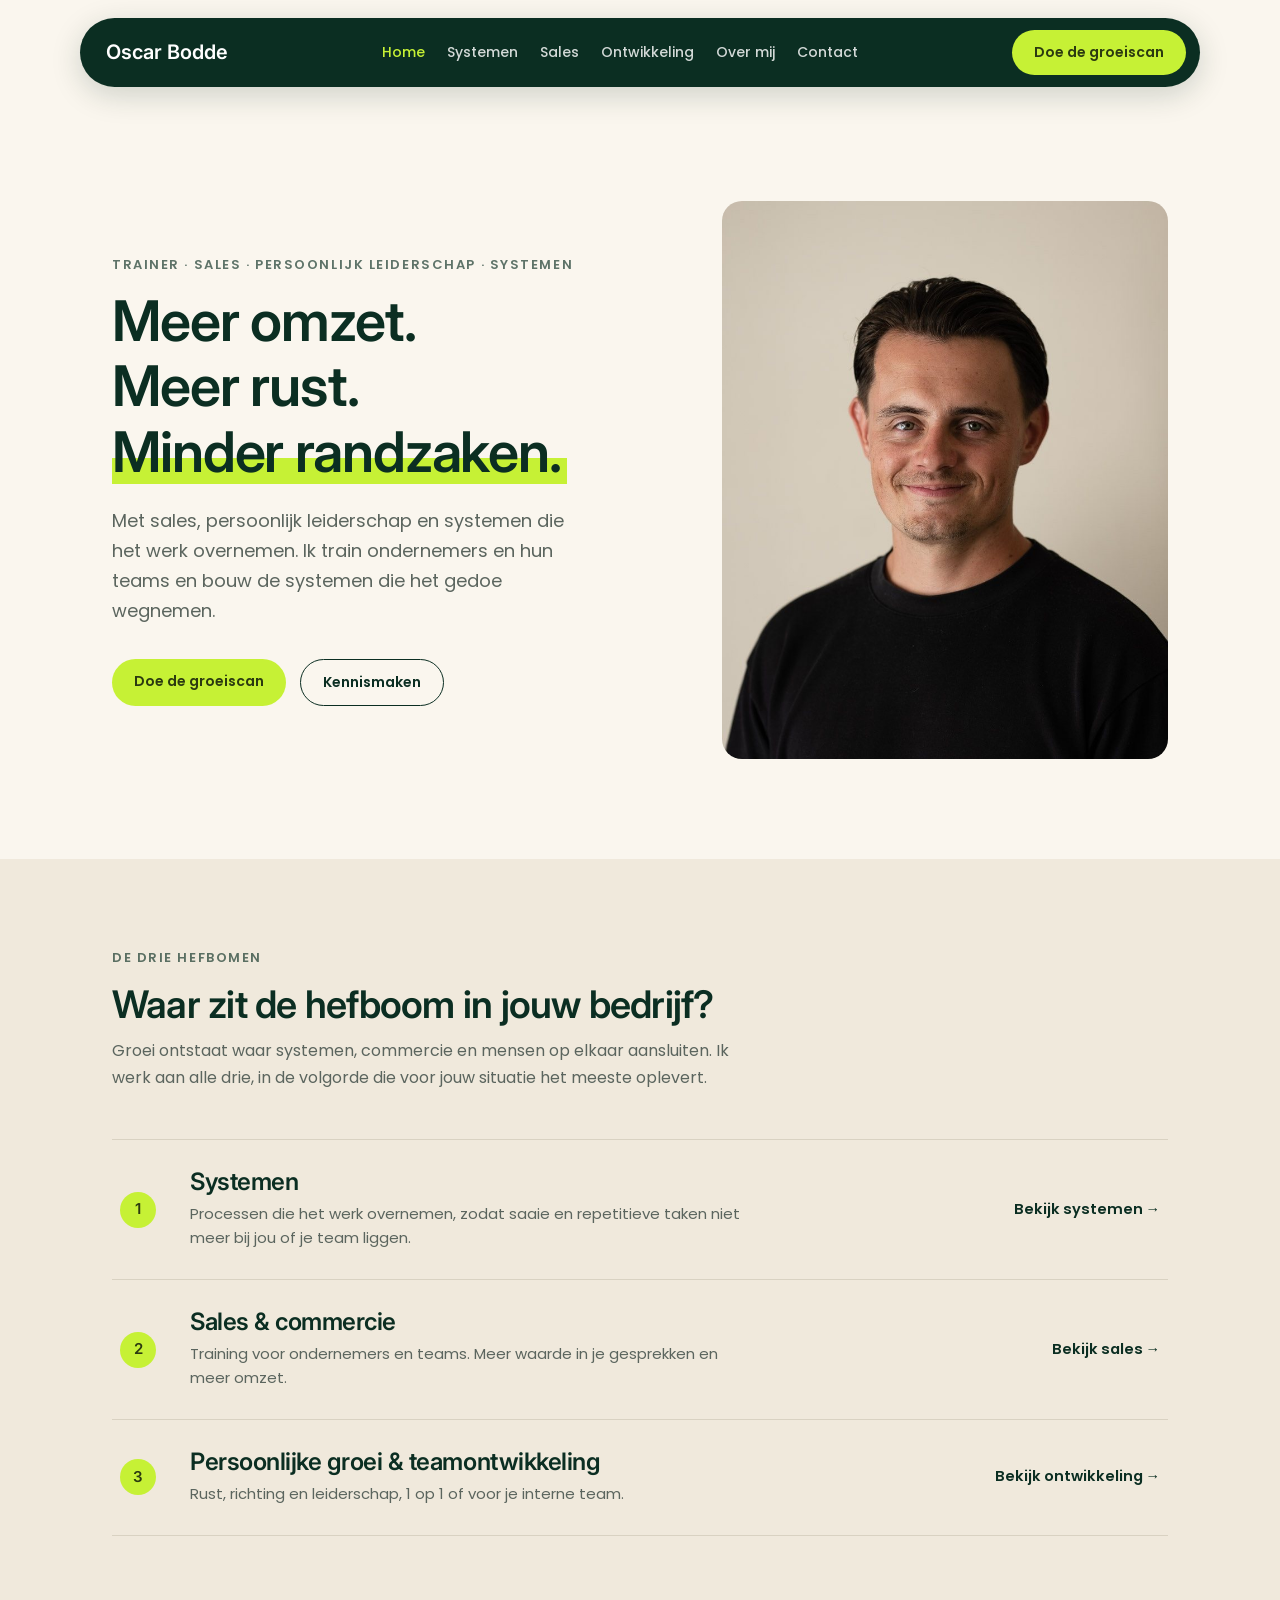
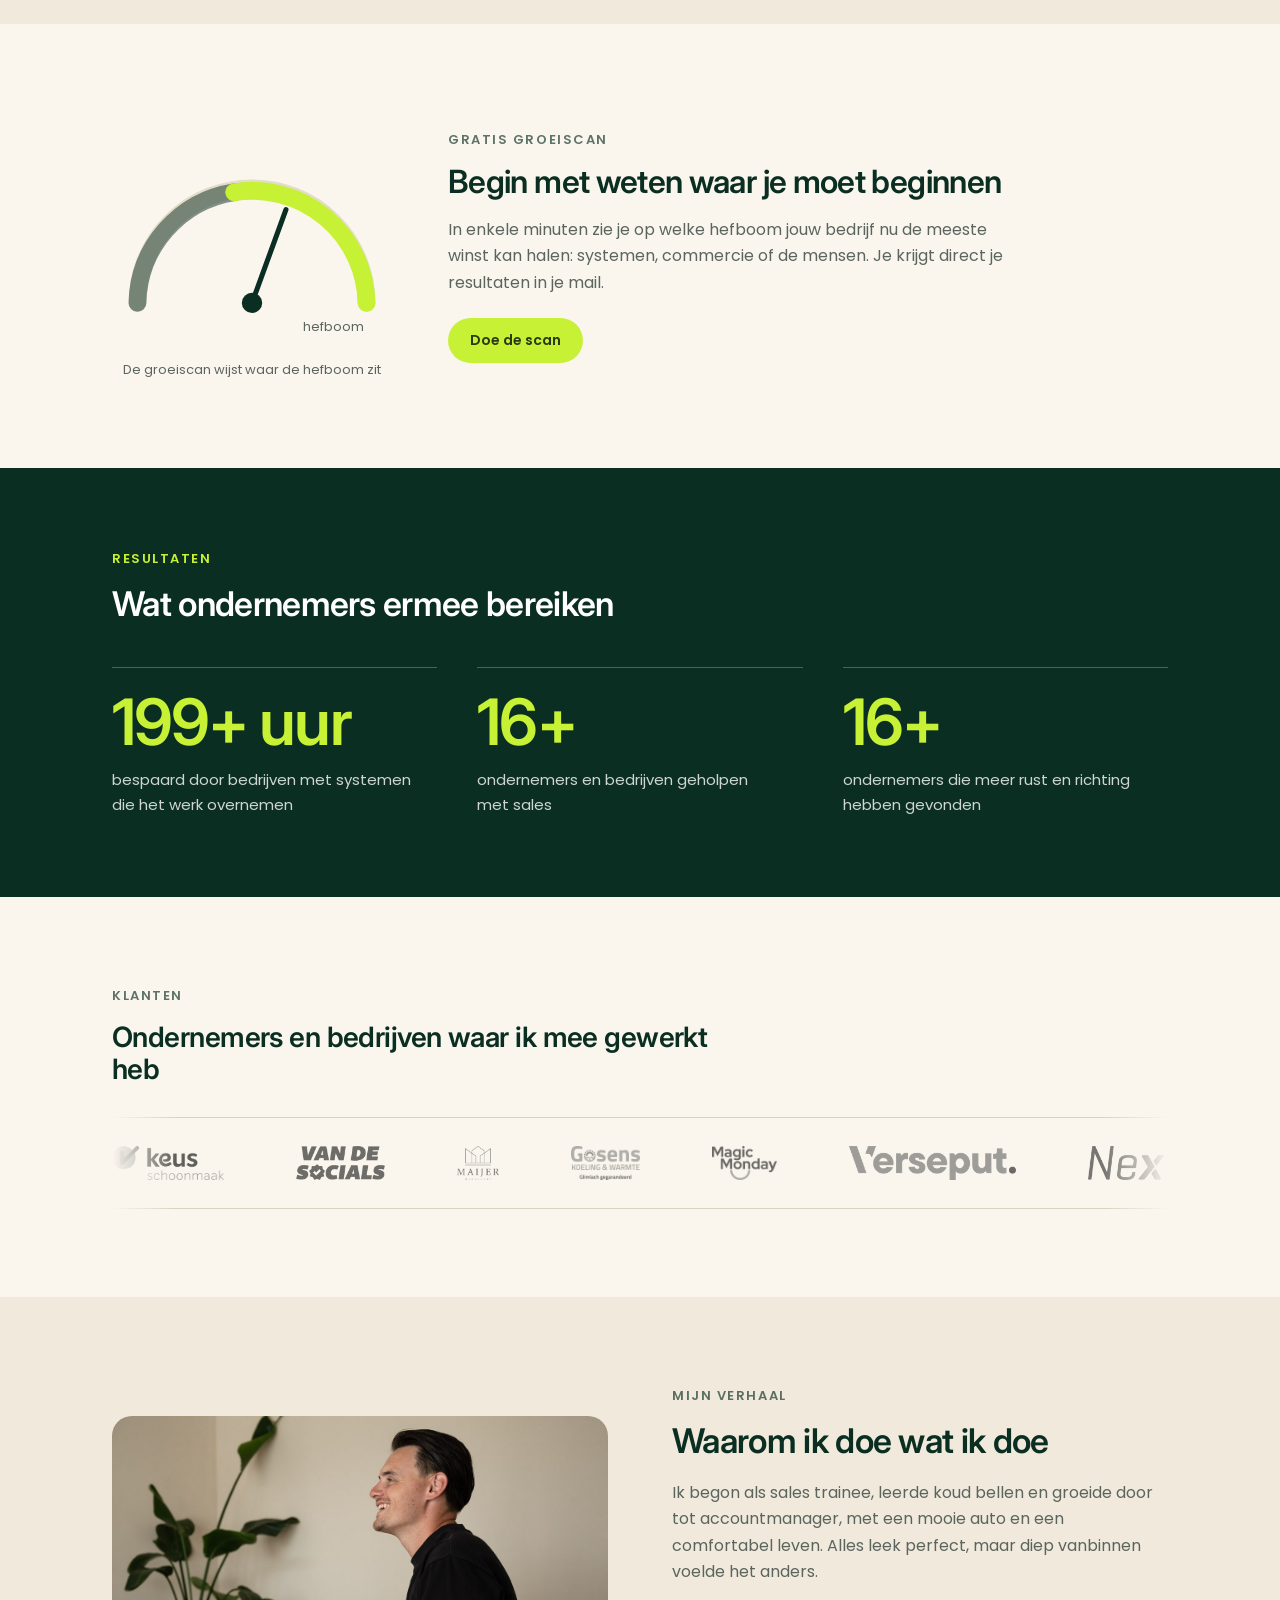
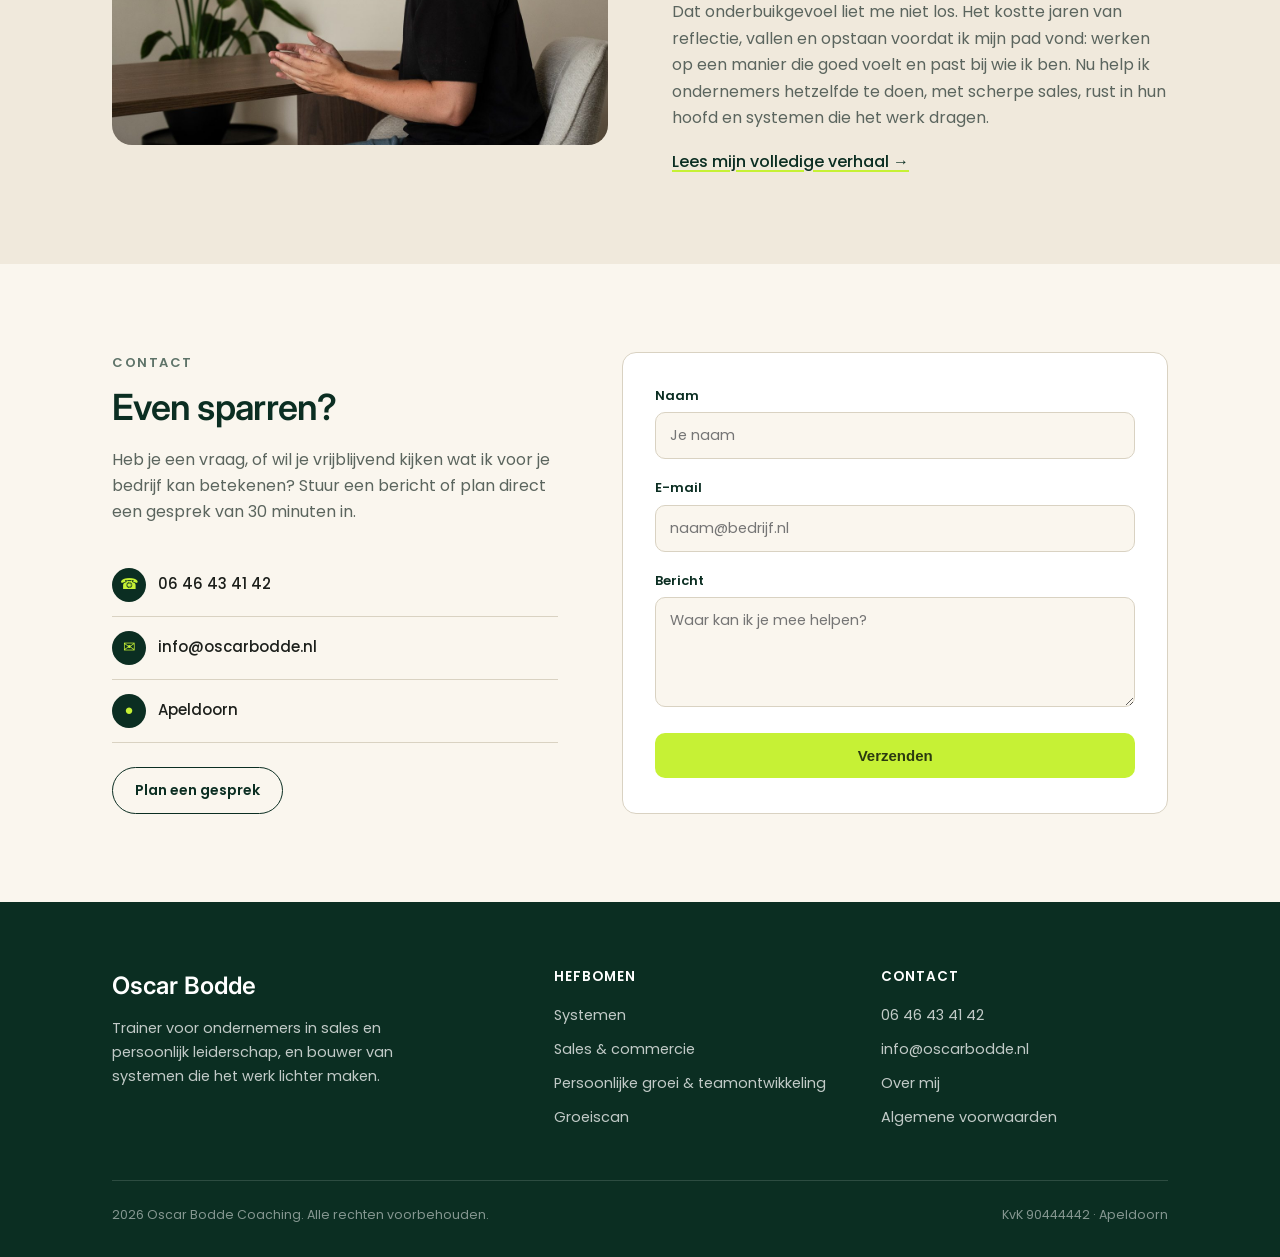
<file: index.html>
<!DOCTYPE html>
<html lang="nl">
<head>
<meta charset="UTF-8">
<meta name="viewport" content="width=device-width, initial-scale=1.0">
<title>Oscar Bodde | Trainer sales en persoonlijk leiderschap | Apeldoorn</title>
<meta name="description" content="Meer omzet. Meer rust. Minder randzaken. Oscar Bodde traint ondernemers in sales en persoonlijk leiderschap en bouwt systemen die het werk overnemen.">
<meta name="robots" content="index, follow, max-image-preview:large">
<link rel="canonical" href="https://oscarbodde.nl/">
<script type="application/ld+json">
{
 "@context": "https://schema.org",
 "@graph": [
  {
   "@type": "ProfessionalService",
   "@id": "https://oscarbodde.nl/#bedrijf",
   "name": "Oscar Bodde Coaching",
   "url": "https://oscarbodde.nl/",
   "image": "https://oscarbodde.nl/images/oscar-bodde-trainer-apeldoorn.jpg",
   "description": "Trainer voor ondernemers in sales en persoonlijk leiderschap, en bouwer van systemen die het werk overnemen.",
   "address": {
    "@type": "PostalAddress",
    "streetAddress": "Beurtvaartstraat 75",
    "postalCode": "7311 MS",
    "addressLocality": "Apeldoorn",
    "addressCountry": "NL"
   },
   "telephone": "+31646434142",
   "email": "info@oscarbodde.nl",
   "areaServed": "NL",
   "founder": {
    "@id": "https://oscarbodde.nl/#oscar"
   },
   "sameAs": [
    "https://www.linkedin.com/in/oscar-bodde/"
   ]
  },
  {
   "@type": "Person",
   "@id": "https://oscarbodde.nl/#oscar",
   "name": "Oscar Bodde",
   "jobTitle": "Trainer in sales en persoonlijk leiderschap",
   "url": "https://oscarbodde.nl/over-mij",
   "image": "https://oscarbodde.nl/images/oscar-bodde-trainer-apeldoorn.jpg",
   "sameAs": [
    "https://www.linkedin.com/in/oscar-bodde/"
   ],
   "worksFor": {
    "@id": "https://oscarbodde.nl/#bedrijf"
   }
  },
  {
   "@type": "WebSite",
   "@id": "https://oscarbodde.nl/#website",
   "url": "https://oscarbodde.nl/",
   "name": "Oscar Bodde",
   "inLanguage": "nl-NL",
   "publisher": {
    "@id": "https://oscarbodde.nl/#bedrijf"
   }
  }
 ]
}
</script>
<meta property="og:type" content="website">
<meta property="og:site_name" content="Oscar Bodde">
<meta property="og:title" content="Oscar Bodde | Trainer sales en persoonlijk leiderschap | Apeldoorn">
<meta property="og:description" content="Meer omzet. Meer rust. Minder randzaken. Oscar Bodde traint ondernemers in sales en persoonlijk leiderschap en bouwt systemen die het werk overnemen.">
<meta property="og:url" content="https://oscarbodde.nl/">
<meta property="og:image" content="https://oscarbodde.nl/images/og-home.jpg">
<meta property="og:image:width" content="1200">
<meta property="og:image:height" content="630">
<meta property="og:locale" content="nl_NL">
<meta name="twitter:card" content="summary_large_image">
<link rel="icon" type="image/png" sizes="32x32" href="/images/favicon-32.png">
<link rel="icon" type="image/png" sizes="16x16" href="/images/favicon-16.png">
<link rel="icon" type="image/png" sizes="192x192" href="/images/favicon-192.png">
<link rel="apple-touch-icon" sizes="180x180" href="/images/apple-touch-icon.png">
<link rel="preconnect" href="https://fonts.googleapis.com">
<link rel="preconnect" href="https://fonts.gstatic.com" crossorigin>
<link href="https://fonts.googleapis.com/css2?family=Inter:wght@400;500;600;700&family=Poppins:wght@400;500;600&display=swap" rel="stylesheet">
<link rel="stylesheet" href="/site.css?v=5">
</head>
<body>
<header>
  <div class="navpill">
    <a class="wordmark" href="/">Oscar Bodde</a>
    <nav class="links"><a href="/" class="actief">Home</a><a href="/systemen">Systemen</a><a href="/commercie">Sales</a><a href="/ontwikkeling">Ontwikkeling</a><a href="/over-mij">Over mij</a><a href="/#contact">Contact</a></nav>
    <div class="navcta"><a href="https://groeiscan.oscarbodde.nl/" class="cta-btn" target="_blank" rel="noopener">Doe de groeiscan</a></div>
    <button class="menu-toggle" id="menu-toggle" aria-label="Menu" aria-expanded="false">&#9776;</button>
  </div>
  <nav class="mobile-menu" id="mobile-menu">
    <a href="/" class="actief">Home</a><a href="/systemen">Systemen</a><a href="/commercie">Sales</a><a href="/ontwikkeling">Ontwikkeling</a><a href="/over-mij">Over mij</a><a href="/#contact">Contact</a>
    <a href="https://groeiscan.oscarbodde.nl/" class="cta-btn" target="_blank" rel="noopener" style="margin-top:6px;text-align:center;">Doe de groeiscan</a>
  </nav>
</header>

<section class="hero" id="home">
  <div class="wrap hero-grid">
    <div>
      <span class="eyebrow">Trainer · Sales · Persoonlijk leiderschap · Systemen</span>
      <h1><span class="hl-line">Meer omzet.</span> <span class="hl-line">Meer rust.</span> <span class="hl-line hl-accent">Minder randzaken.</span></h1>
      <p class="lead">Met sales, persoonlijk leiderschap en systemen die het werk overnemen. Ik train ondernemers en hun teams en bouw de systemen die het gedoe wegnemen.</p>
      <div class="hero-ctas">
        <a href="https://groeiscan.oscarbodde.nl/" class="cta-btn" target="_blank" rel="noopener">Doe de groeiscan</a>
        <a href="https://calendly.com/oscarbodde-info/30min" class="cta-btn outline" target="_blank" rel="noopener">Kennismaken</a>
      </div>
    </div>
    <img class="photo-block" src="/images/oscar-bodde-trainer-apeldoorn.jpg" alt="Oscar Bodde, trainer in sales en persoonlijk leiderschap in Apeldoorn" width="798" height="1200" loading="eager" fetchpriority="high" decoding="async">
  </div>
</section>

<section class="sand" id="hefbomen">
  <div class="wrap">
    <div class="section-head">
      <span class="eyebrow">De drie hefbomen</span>
      <h2>Waar zit de hefboom in jouw bedrijf?</h2>
      <p style="margin-top:12px;">Groei ontstaat waar systemen, commercie en mensen op elkaar aansluiten. Ik werk aan alle drie, in de volgorde die voor jouw situatie het meeste oplevert.</p>
    </div>
    <div class="lever-list">
      <a class="lever" href="/systemen"><span class="num">1</span><div><h3>Systemen</h3><p>Processen die het werk overnemen, zodat saaie en repetitieve taken niet meer bij jou of je team liggen.</p></div><span class="more">Bekijk systemen</span></a>
      <a class="lever" href="/commercie"><span class="num">2</span><div><h3>Sales &amp; commercie</h3><p>Training voor ondernemers en teams. Meer waarde in je gesprekken en meer omzet.</p></div><span class="more">Bekijk sales</span></a>
      <a class="lever" href="/ontwikkeling"><span class="num">3</span><div><h3>Persoonlijke groei &amp; teamontwikkeling</h3><p>Rust, richting en leiderschap, 1 op 1 of voor je interne team.</p></div><span class="more">Bekijk ontwikkeling</span></a>
    </div>
  </div>
</section>

<section id="groeiscan">
  <div class="wrap">
    <div class="dial-row" style="margin-bottom:0;">
      <div>
        <svg viewBox="0 0 220 180" width="100%" id="gauge-svg" role="img" aria-label="Groeiscan wijzerplaat die naar de hefboom wijst">
          <path d="M20 150 A90 90 0 0 1 200 150" fill="none" stroke="#E3DCC9" stroke-width="14" stroke-linecap="round"/>
          <path d="M20 150 A90 90 0 0 1 96 63" fill="none" stroke="#0B2E22" stroke-width="14" stroke-linecap="round" opacity="0.5"/>
          <path d="M96 63 A90 90 0 0 1 200 150" fill="none" stroke="#C6F135" stroke-width="14" stroke-linecap="round"/>
          <circle cx="110" cy="150" r="8" fill="#0B2E22"/>
          <line id="needle" x1="110" y1="150" x2="110" y2="72" stroke="#0B2E22" stroke-width="4" stroke-linecap="round" style="transform-origin:110px 150px; transform:rotate(-70deg); transition:transform 1.4s cubic-bezier(.2,.8,.2,1);"/>
          <text x="150" y="172" font-family="Poppins" font-size="10" fill="#5B655E">hefboom</text>
        </svg>
        <p class="dial-caption">De groeiscan wijst waar de hefboom zit</p>
      </div>
      <div>
        <span class="eyebrow">Gratis groeiscan</span>
        <h2 style="font-size:32px;margin-bottom:16px;">Begin met weten waar je moet beginnen</h2>
        <p style="max-width:560px;">In enkele minuten zie je op welke hefboom jouw bedrijf nu de meeste winst kan halen: systemen, commercie of de mensen. Je krijgt direct je resultaten in je mail.</p>
        <a href="https://groeiscan.oscarbodde.nl/" class="cta-btn" style="margin-top:22px;" target="_blank" rel="noopener">Doe de scan</a>
      </div>
    </div>
  </div>
</section>

<section class="band">
  <div class="wrap">
    <span class="eyebrow">Resultaten</span>
    <h2>Wat ondernemers ermee bereiken</h2>
    <div class="stats"><div class="stat"><div class="big"><span class="count" data-to="250">250</span>+ uur</div><p>bespaard door bedrijven met systemen die het werk overnemen</p></div><div class="stat"><div class="big"><span class="count" data-to="20">20</span>+</div><p>ondernemers en bedrijven geholpen met sales</p></div><div class="stat"><div class="big"><span class="count" data-to="20">20</span>+</div><p>ondernemers die meer rust en richting hebben gevonden</p></div></div>
  </div>
</section>
<section id="klanten">
  <div class="wrap">
    <div class="section-head" style="margin-bottom:32px;">
      <span class="eyebrow">Klanten</span>
      <h2 style="font-size:28px;">Ondernemers en bedrijven waar ik mee gewerkt heb</h2>
    </div>
    <div class="logo-marquee"><div class="logo-marquee-track"><img src="/images/logo-keus-schoonmaak.png" alt="Keus Schoonmaak, klant van Oscar Bodde" height="34" loading="lazy"><img src="/images/logo-van-de-socials.png" alt="Van de Socials, klant van Oscar Bodde" height="34" loading="lazy"><img src="/images/logo-maijer-makelaars.png" alt="Maijer Makelaars, klant van Oscar Bodde" height="34" loading="lazy"><img src="/images/logo-gosens-koeling-warmte.png" alt="Gosens Koeling & Warmte, klant van Oscar Bodde" height="34" loading="lazy"><img src="/images/logo-magic-monday.png" alt="Magic Monday, klant van Oscar Bodde" height="34" loading="lazy"><img src="/images/logo-verseput.png" alt="Verseput, klant van Oscar Bodde" height="34" loading="lazy"><img src="/images/logo-nextens.png" alt="Nextens, klant van Oscar Bodde" height="34" loading="lazy"><img src="/images/logo-hlpc.png" alt="HLPC, klant van Oscar Bodde" height="34" loading="lazy"><img src="/images/logo-keus-schoonmaak.png" alt="Keus Schoonmaak, klant van Oscar Bodde" height="34" loading="lazy"><img src="/images/logo-van-de-socials.png" alt="Van de Socials, klant van Oscar Bodde" height="34" loading="lazy"><img src="/images/logo-maijer-makelaars.png" alt="Maijer Makelaars, klant van Oscar Bodde" height="34" loading="lazy"><img src="/images/logo-gosens-koeling-warmte.png" alt="Gosens Koeling & Warmte, klant van Oscar Bodde" height="34" loading="lazy"><img src="/images/logo-magic-monday.png" alt="Magic Monday, klant van Oscar Bodde" height="34" loading="lazy"><img src="/images/logo-verseput.png" alt="Verseput, klant van Oscar Bodde" height="34" loading="lazy"><img src="/images/logo-nextens.png" alt="Nextens, klant van Oscar Bodde" height="34" loading="lazy"><img src="/images/logo-hlpc.png" alt="HLPC, klant van Oscar Bodde" height="34" loading="lazy"></div></div>
  </div>
</section>

<section class="sand" id="over-mij">
  <div class="wrap">
    <div class="two-col" style="align-items:center;">
      <img class="rounded" src="/images/oscar-bodde-sales-training-gesprek.jpg" alt="Oscar Bodde in gesprek met een ondernemer tijdens een training" width="1200" height="798" loading="lazy">
      <div>
        <span class="eyebrow">Mijn verhaal</span>
        <h2 style="font-size:34px;margin-bottom:20px;">Waarom ik doe wat ik doe</h2>
        <p>Ik begon als sales trainee, leerde koud bellen en groeide door tot accountmanager, met een mooie auto en een comfortabel leven. Alles leek perfect, maar diep vanbinnen voelde het anders.</p>
        <p style="margin-top:14px;">Dat onderbuikgevoel liet me niet los. Het kostte jaren van reflectie, vallen en opstaan voordat ik mijn pad vond: werken op een manier die goed voelt en past bij wie ik ben. Nu help ik ondernemers hetzelfde te doen, met scherpe sales, rust in hun hoofd en systemen die het werk dragen.</p>
        <p style="margin-top:18px;"><a class="textlink" href="/over-mij">Lees mijn volledige verhaal &rarr;</a></p>
      </div>
    </div>
  </div>
</section>

<section id="contact">
  <div class="wrap contact-grid">
    <div>
      <span class="eyebrow">Contact</span>
      <h2 style="font-size:36px;">Even sparren?</h2>
      <p style="margin-top:18px;">Heb je een vraag, of wil je vrijblijvend kijken wat ik voor je bedrijf kan betekenen? Stuur een bericht of plan direct een gesprek van 30 minuten in.</p>
      <ul class="contact-list">
        <li><span class="ic">&#9742;</span> 06 46 43 41 42</li>
        <li><span class="ic">&#9993;</span> info@oscarbodde.nl</li>
        <li><span class="ic">&#9679;</span> Apeldoorn</li>
      </ul>
      <a href="https://calendly.com/oscarbodde-info/30min" class="cta-btn outline" style="margin-top:24px;" target="_blank" rel="noopener">Plan een gesprek</a>
    </div>
    <form class="contact-form" id="contact-form">
      <div class="field"><label for="cf-naam">Naam</label><input type="text" id="cf-naam" placeholder="Je naam" required></div>
      <div class="field"><label for="cf-email">E-mail</label><input type="email" id="cf-email" placeholder="naam@bedrijf.nl" required></div>
      <div class="field"><label for="cf-bericht">Bericht</label><textarea id="cf-bericht" placeholder="Waar kan ik je mee helpen?" required></textarea></div>
      <p id="cf-error" style="color:#D85A30;font-size:13.5px;margin-bottom:12px;display:none;"></p>
      <button type="submit" class="cta-btn" id="cf-submit" style="width:100%;">Verzenden</button>
      <p id="cf-success" style="color:var(--forest);font-weight:600;font-size:14.5px;margin-top:14px;display:none;">Bedankt! Je bericht is verstuurd, ik neem snel contact op.</p>
    </form>
  </div>
</section>
<footer>
  <div class="wrap">
    <div class="foot-grid">
      <div>
        <div class="foot-word">Oscar Bodde</div>
        <p style="max-width:300px;">Trainer voor ondernemers in sales en persoonlijk leiderschap, en bouwer van systemen die het werk lichter maken.</p>
      </div>
      <div>
        <h5>Hefbomen</h5>
        <a href="/systemen">Systemen</a>
        <a href="/commercie">Sales &amp; commercie</a>
        <a href="/ontwikkeling">Persoonlijke groei &amp; teamontwikkeling</a>
        <a href="https://groeiscan.oscarbodde.nl/" target="_blank" rel="noopener">Groeiscan</a>
      </div>
      <div>
        <h5>Contact</h5>
        <a href="tel:0646434142">06 46 43 41 42</a>
        <a href="mailto:info@oscarbodde.nl">info@oscarbodde.nl</a>
        <a href="/over-mij">Over mij</a>
        <a href="/algemene-voorwaarden">Algemene voorwaarden</a>
      </div>
    </div>
    <div class="foot-bottom">
      <span>2026 Oscar Bodde Coaching. Alle rechten voorbehouden.</span>
      <span>KvK 90444442 · Apeldoorn</span>
    </div>
  </div>
</footer>
<script>

  const contactForm = document.getElementById('contact-form');
  if (contactForm) {
    contactForm.addEventListener('submit', async (e) => {
      e.preventDefault();
      const errorEl = document.getElementById('cf-error');
      const successEl = document.getElementById('cf-success');
      const submitBtn = document.getElementById('cf-submit');
      errorEl.style.display = 'none';
      successEl.style.display = 'none';

      const naam = document.getElementById('cf-naam').value.trim();
      const email = document.getElementById('cf-email').value.trim();
      const bericht = document.getElementById('cf-bericht').value.trim();

      if (!naam || !email || !bericht) {
        errorEl.textContent = 'Vul alle velden in.';
        errorEl.style.display = 'block';
        return;
      }

      submitBtn.disabled = true;
      submitBtn.textContent = 'Versturen...';

      try {
        const web3res = await fetch('https://api.web3forms.com/submit', {
          method: 'POST',
          headers: { 'Content-Type': 'application/json' },
          body: JSON.stringify({
            access_key: '8deb3e06-edb8-4c43-b4cf-5ee33a0d87e4',
            subject: 'Nieuw contactformulier bericht van ' + naam,
            name: naam,
            email: email,
            message: bericht
          })
        });

        if (!web3res.ok) throw new Error('Web3Forms send failed');

        // Ook opslaan in Supabase voor de admin-omgeving (mag stil falen; de mail is al onderweg)
        fetch('https://jtlymmrvowymdxsdbcgo.supabase.co/rest/v1/contact_messages', {
          method: 'POST',
          headers: {
            'Content-Type': 'application/json',
            'apikey': 'eyJhbGciOiJIUzI1NiIsInR5cCI6IkpXVCJ9.eyJpc3MiOiJzdXBhYmFzZSIsInJlZiI6Imp0bHltbXJ2b3d5bWR4c2RiY2dvIiwicm9sZSI6ImFub24iLCJpYXQiOjE3ODcyMjUyMTUsImV4cCI6MjEwMjgwMTIxNX0.wrRMxZYkUS5vYngkTBNUeXaUeW9xP8IGVjiXgpBF_OY',
            'Authorization': 'Bearer eyJhbGciOiJIUzI1NiIsInR5cCI6IkpXVCJ9.eyJpc3MiOiJzdXBhYmFzZSIsInJlZiI6Imp0bHltbXJ2b3d5bWR4c2RiY2dvIiwicm9sZSI6ImFub24iLCJpYXQiOjE3ODcyMjUyMTUsImV4cCI6MjEwMjgwMTIxNX0.wrRMxZYkUS5vYngkTBNUeXaUeW9xP8IGVjiXgpBF_OY'
          },
          body: JSON.stringify({ naam, email, bericht })
        }).catch(() => {});

        contactForm.reset();
        successEl.style.display = 'block';
      } catch (err) {
        errorEl.textContent = 'Er ging iets mis bij het versturen. Probeer het nog eens, of mail direct naar info@oscarbodde.nl.';
        errorEl.style.display = 'block';
      } finally {
        submitBtn.disabled = false;
        submitBtn.textContent = 'Verzenden';
      }
    });
  }
  const menuToggle = document.getElementById('menu-toggle');
  const mobileMenu = document.getElementById('mobile-menu');
  if (menuToggle && mobileMenu) {
    menuToggle.addEventListener('click', () => {
      const isOpen = mobileMenu.classList.toggle('open');
      menuToggle.innerHTML = isOpen ? '&times;' : '&#9776;';
      menuToggle.setAttribute('aria-expanded', isOpen ? 'true' : 'false');
    });
    mobileMenu.querySelectorAll('a').forEach((link) => {
      link.addEventListener('click', () => {
        mobileMenu.classList.remove('open');
        menuToggle.innerHTML = '&#9776;';
        menuToggle.setAttribute('aria-expanded', 'false');
      });
    });
  }


  (function(){
    const els = document.querySelectorAll('.count');
    if(!els.length || !('IntersectionObserver' in window)) return;
    const run = (el)=>{
      const to = parseInt(el.dataset.to,10), t0 = performance.now(), d = 1400;
      const tick = (t)=>{
        const p = Math.min(1,(t-t0)/d), e = 1-Math.pow(1-p,3);
        el.textContent = Math.round(to*e).toLocaleString('nl-NL');
        if(p<1) requestAnimationFrame(tick);
      };
      requestAnimationFrame(tick);
    };
    const obs = new IntersectionObserver((entries)=>{
      entries.forEach(en=>{ if(en.isIntersecting){ run(en.target); obs.unobserve(en.target);} });
    },{threshold:0.6});
    els.forEach(el=>obs.observe(el));
  })();
  const needle = document.getElementById('needle');
  const gauge = document.getElementById('gauge-svg');
  if('IntersectionObserver' in window){
    const obs = new IntersectionObserver((entries)=>{
      entries.forEach(e=>{
        if(e.isIntersecting){
          needle.style.transform = 'rotate(20deg)';
          obs.disconnect();
        }
      });
    },{threshold:0.5});
    obs.observe(gauge);
  }
</script>
</body>
</html>
</file>
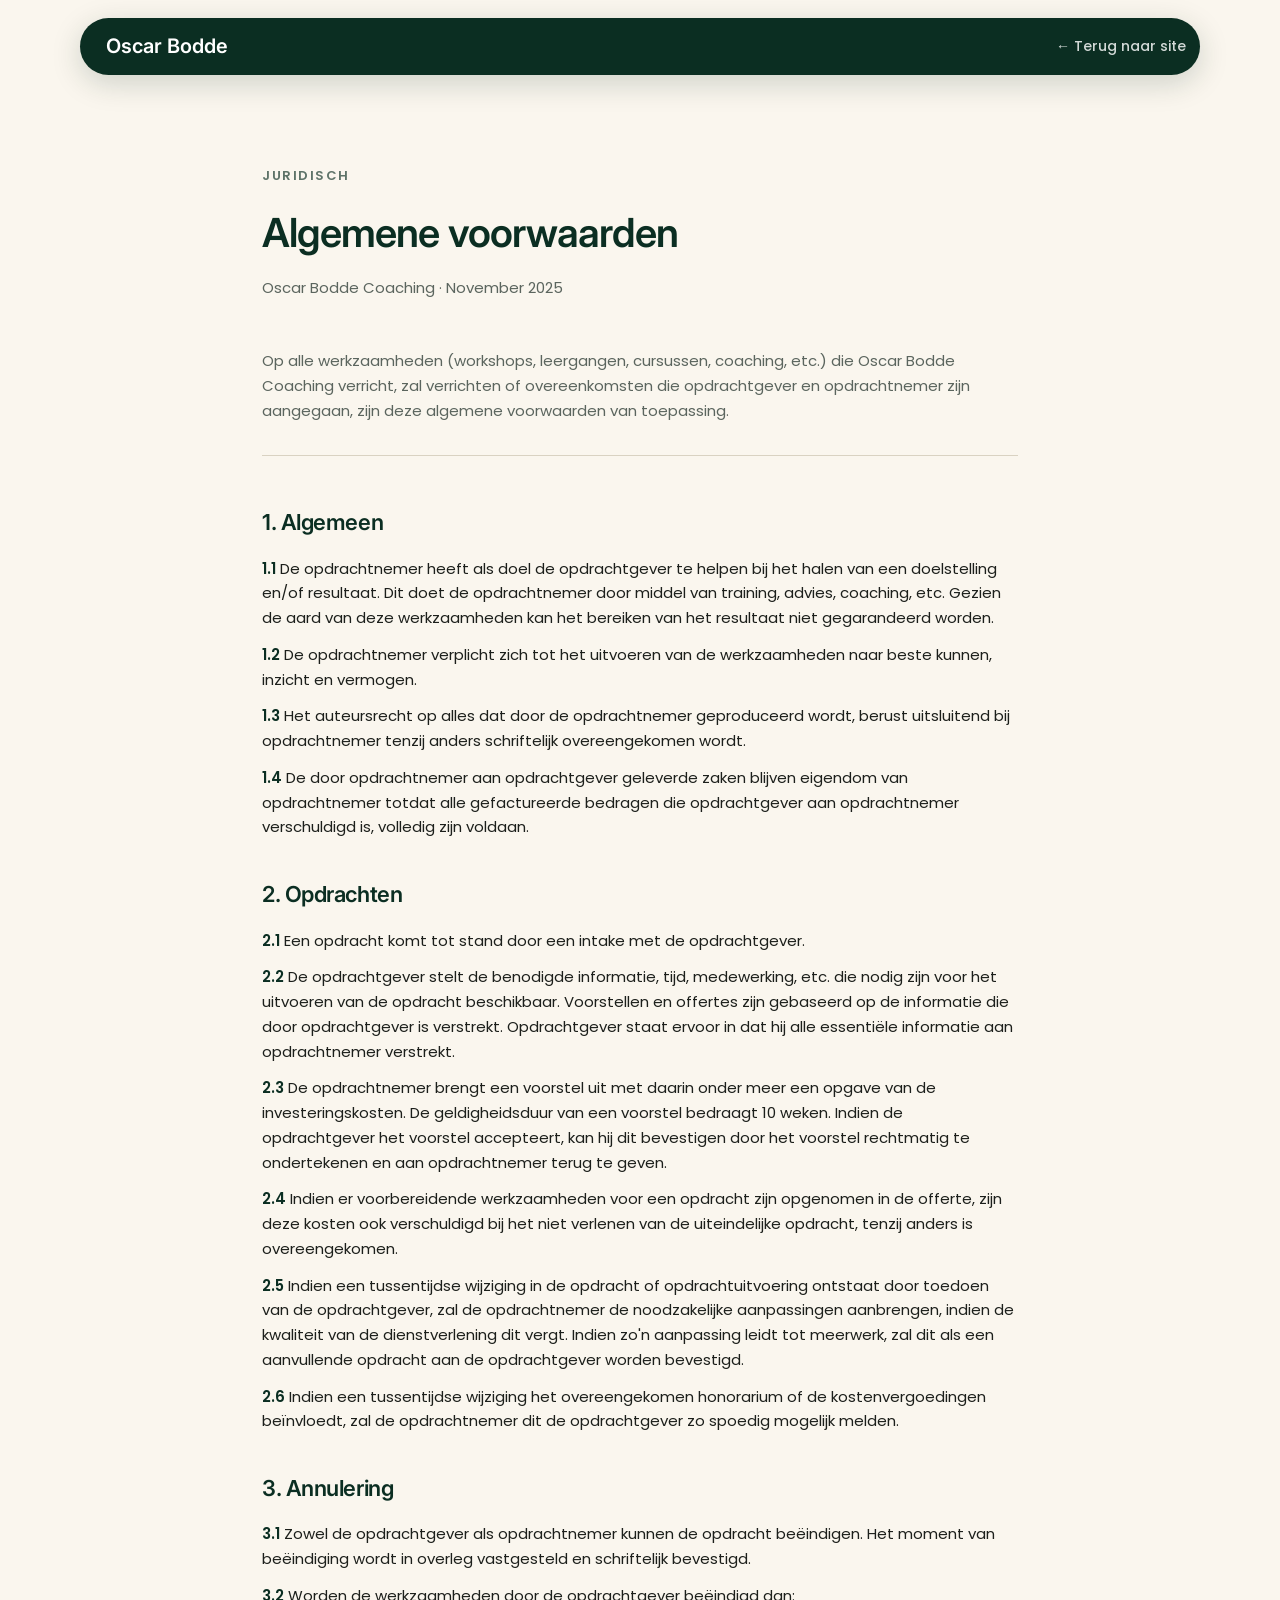
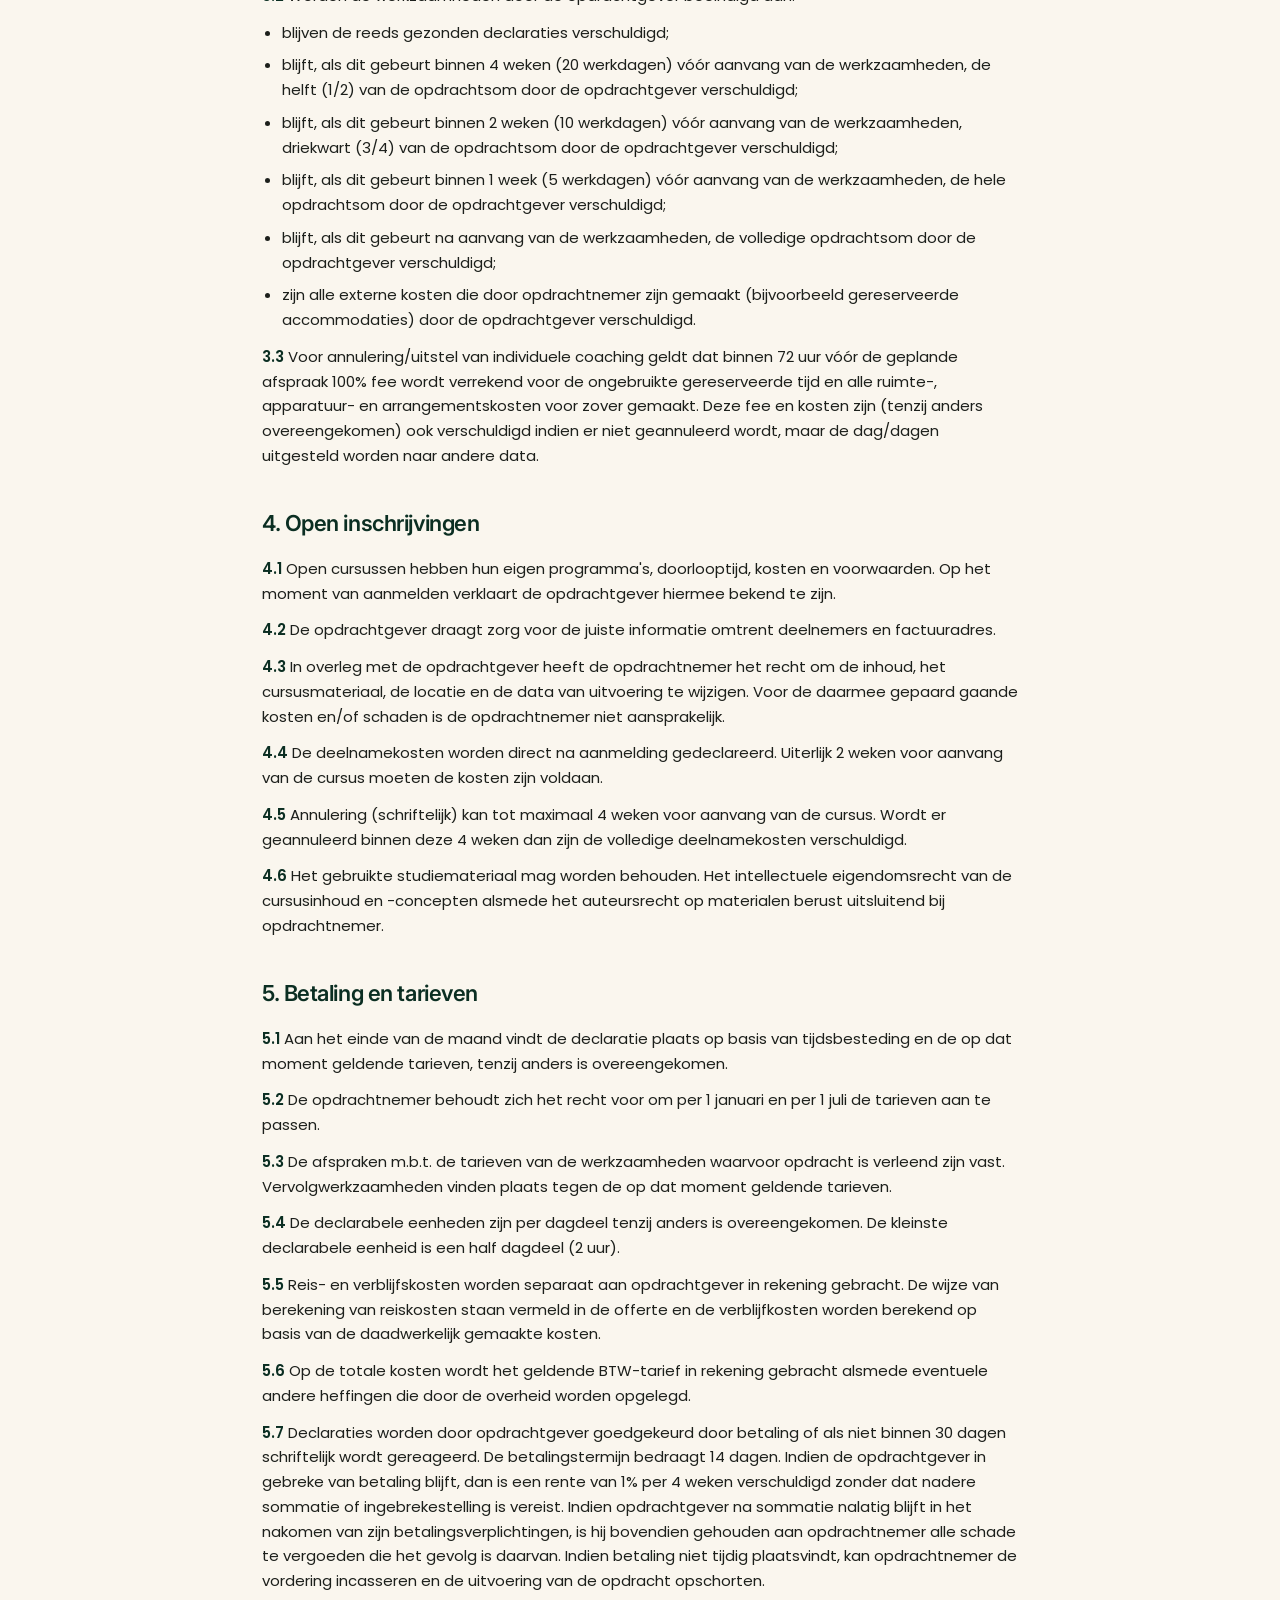
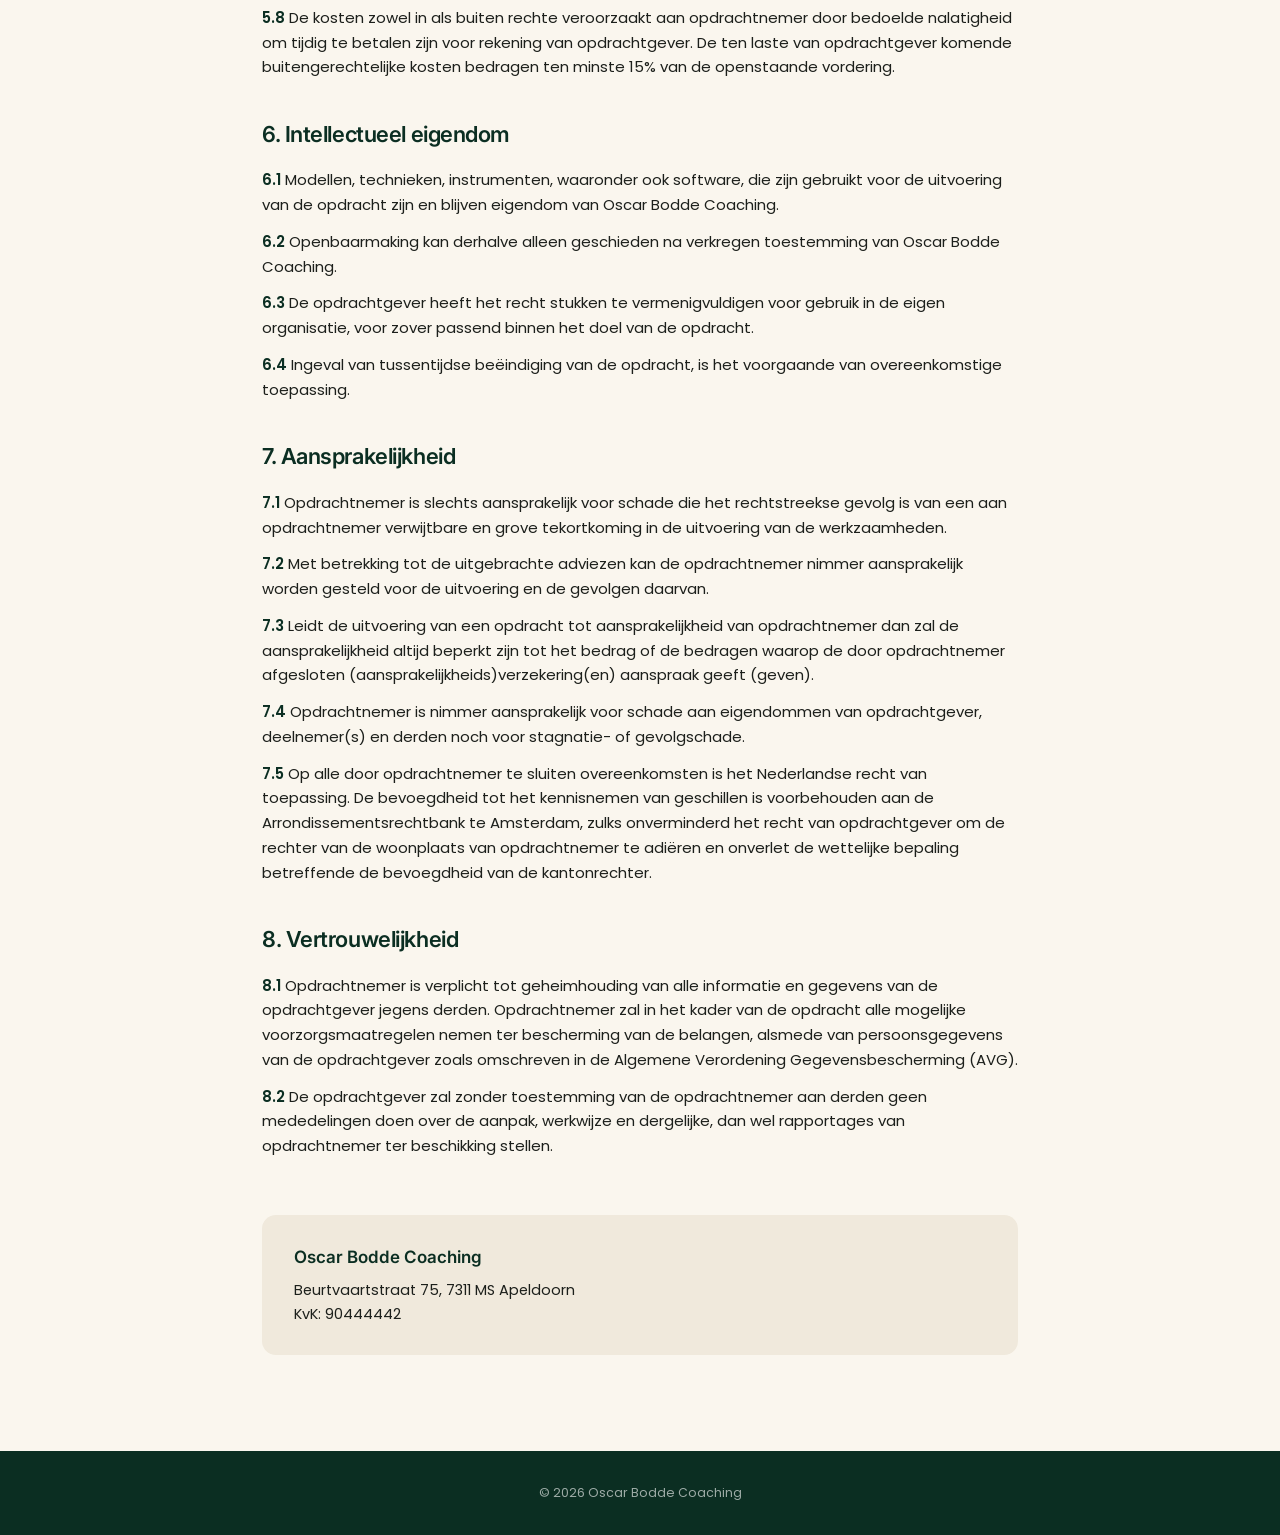
<file: algemene-voorwaarden.html>
<!DOCTYPE html>
<html lang="nl">
<head>
<meta charset="UTF-8">
<meta name="viewport" content="width=device-width, initial-scale=1.0">
<title>Algemene Voorwaarden | Oscar Bodde Coaching</title>
<meta name="description" content="Algemene voorwaarden van Oscar Bodde Coaching, van toepassing op alle trainingen, coaching en overeenkomsten.">
<link rel="canonical" href="https://oscarbodde.nl/algemene-voorwaarden">
<meta name="robots" content="noindex, follow">

<link rel="icon" type="image/png" sizes="32x32" href="images/favicon-32.png">
<link rel="icon" type="image/png" sizes="16x16" href="images/favicon-16.png">
<link rel="apple-touch-icon" sizes="180x180" href="images/apple-touch-icon.png">

<link rel="preconnect" href="https://fonts.googleapis.com">
<link rel="preconnect" href="https://fonts.gstatic.com" crossorigin>
<link href="https://fonts.googleapis.com/css2?family=Inter:wght@400;500;600;700&family=Poppins:wght@400;500;600&display=swap" rel="stylesheet">
<style>
  :root{
    --forest:#0B2E22;
    --forest-2:#143D2E;
    --lime:#C6F135;
    --lime-ink:#2B3A10;
    --cream:#FAF6EE;
    --sand:#F0E9DC;
    --ink:#1C1F1B;
    --ink-soft:#5B655E;
    --line:#D9D2C2;
  }
  *{box-sizing:border-box;margin:0;padding:0;}
  body{
    font-family:'Poppins',sans-serif;
    color:var(--ink);
    background:var(--cream);
    line-height:1.65;
    -webkit-font-smoothing:antialiased;
  }
  h1,h2{font-family:'Inter',sans-serif;font-weight:600;color:var(--forest);letter-spacing:-0.02em;}
  a{color:inherit;text-decoration:none;}
  .wrap{max-width:820px;margin:0 auto;padding:0 32px;}

  header{position:sticky;top:0;z-index:50;padding:18px 24px;}
  .navpill{
    max-width:1120px;margin:0 auto;background:var(--forest);border-radius:999px;
    padding:12px 14px 12px 26px;display:flex;align-items:center;justify-content:space-between;
    box-shadow:0 8px 30px rgba(11,46,34,0.18);
  }
  .wordmark{font-family:'Inter',sans-serif;font-size:20px;font-weight:600;color:#fff;}
  .back-link{
    color:rgba(255,255,255,0.82);font-size:14px;font-weight:500;
    display:flex;align-items:center;gap:8px;
  }
  .back-link:hover{color:var(--lime);}

  main{padding:72px 0 96px;}
  .title-block{margin-bottom:48px;}
  .eyebrow{
    font-size:13px;font-weight:600;letter-spacing:0.12em;text-transform:uppercase;
    color:var(--forest);opacity:0.65;margin-bottom:14px;display:block;
  }
  .title-block h1{font-size:40px;margin-bottom:10px;}
  .title-block p{color:var(--ink-soft);font-size:15px;}

  .intro{
    font-size:15px;color:var(--ink-soft);margin-bottom:48px;padding-bottom:32px;
    border-bottom:1px solid var(--line);
  }

  section.clause{margin-bottom:36px;}
  section.clause h2{font-size:22px;margin-bottom:16px;}
  section.clause p{font-size:15px;margin-bottom:12px;color:var(--ink);}
  section.clause p .num{color:var(--forest);font-weight:600;margin-right:4px;}
  section.clause ul{margin:8px 0 12px 20px;}
  section.clause ul li{font-size:15px;margin-bottom:8px;color:var(--ink);}

  .company-block{
    margin-top:56px;padding:28px 32px;background:var(--sand);border-radius:14px;
    font-size:14.5px;color:var(--ink);
  }
  .company-block strong{color:var(--forest);font-family:'Inter';font-weight:600;font-size:17px;display:block;margin-bottom:8px;}

  footer{background:var(--forest);color:rgba(255,255,255,0.6);padding:32px 0;text-align:center;font-size:12.5px;}

  @media(max-width:640px){
    .title-block h1{font-size:30px;}
    main{padding:48px 0 64px;}
  }
</style>
</head>
<body>

<header>
  <div class="navpill">
    <div class="wordmark">Oscar Bodde</div>
    <a href="/" class="back-link">&larr; Terug naar site</a>
  </div>
</header>

<main>
  <div class="wrap">
    <div class="title-block">
      <span class="eyebrow">Juridisch</span>
      <h1>Algemene voorwaarden</h1>
      <p>Oscar Bodde Coaching &middot; November 2025</p>
    </div>

    <p class="intro">Op alle werkzaamheden (workshops, leergangen, cursussen, coaching, etc.) die Oscar Bodde Coaching verricht, zal verrichten of overeenkomsten die opdrachtgever en opdrachtnemer zijn aangegaan, zijn deze algemene voorwaarden van toepassing.</p>

    <section class="clause">
      <h2>1. Algemeen</h2>
      <p><span class="num">1.1</span>De opdrachtnemer heeft als doel de opdrachtgever te helpen bij het halen van een doelstelling en/of resultaat. Dit doet de opdrachtnemer door middel van training, advies, coaching, etc. Gezien de aard van deze werkzaamheden kan het bereiken van het resultaat niet gegarandeerd worden.</p>
      <p><span class="num">1.2</span>De opdrachtnemer verplicht zich tot het uitvoeren van de werkzaamheden naar beste kunnen, inzicht en vermogen.</p>
      <p><span class="num">1.3</span>Het auteursrecht op alles dat door de opdrachtnemer geproduceerd wordt, berust uitsluitend bij opdrachtnemer tenzij anders schriftelijk overeengekomen wordt.</p>
      <p><span class="num">1.4</span>De door opdrachtnemer aan opdrachtgever geleverde zaken blijven eigendom van opdrachtnemer totdat alle gefactureerde bedragen die opdrachtgever aan opdrachtnemer verschuldigd is, volledig zijn voldaan.</p>
    </section>

    <section class="clause">
      <h2>2. Opdrachten</h2>
      <p><span class="num">2.1</span>Een opdracht komt tot stand door een intake met de opdrachtgever.</p>
      <p><span class="num">2.2</span>De opdrachtgever stelt de benodigde informatie, tijd, medewerking, etc. die nodig zijn voor het uitvoeren van de opdracht beschikbaar. Voorstellen en offertes zijn gebaseerd op de informatie die door opdrachtgever is verstrekt. Opdrachtgever staat ervoor in dat hij alle essentiële informatie aan opdrachtnemer verstrekt.</p>
      <p><span class="num">2.3</span>De opdrachtnemer brengt een voorstel uit met daarin onder meer een opgave van de investeringskosten. De geldigheidsduur van een voorstel bedraagt 10 weken. Indien de opdrachtgever het voorstel accepteert, kan hij dit bevestigen door het voorstel rechtmatig te ondertekenen en aan opdrachtnemer terug te geven.</p>
      <p><span class="num">2.4</span>Indien er voorbereidende werkzaamheden voor een opdracht zijn opgenomen in de offerte, zijn deze kosten ook verschuldigd bij het niet verlenen van de uiteindelijke opdracht, tenzij anders is overeengekomen.</p>
      <p><span class="num">2.5</span>Indien een tussentijdse wijziging in de opdracht of opdrachtuitvoering ontstaat door toedoen van de opdrachtgever, zal de opdrachtnemer de noodzakelijke aanpassingen aanbrengen, indien de kwaliteit van de dienstverlening dit vergt. Indien zo'n aanpassing leidt tot meerwerk, zal dit als een aanvullende opdracht aan de opdrachtgever worden bevestigd.</p>
      <p><span class="num">2.6</span>Indien een tussentijdse wijziging het overeengekomen honorarium of de kostenvergoedingen beïnvloedt, zal de opdrachtnemer dit de opdrachtgever zo spoedig mogelijk melden.</p>
    </section>

    <section class="clause">
      <h2>3. Annulering</h2>
      <p><span class="num">3.1</span>Zowel de opdrachtgever als opdrachtnemer kunnen de opdracht beëindigen. Het moment van beëindiging wordt in overleg vastgesteld en schriftelijk bevestigd.</p>
      <p><span class="num">3.2</span>Worden de werkzaamheden door de opdrachtgever beëindigd dan:</p>
      <ul>
        <li>blijven de reeds gezonden declaraties verschuldigd;</li>
        <li>blijft, als dit gebeurt binnen 4 weken (20 werkdagen) vóór aanvang van de werkzaamheden, de helft (1/2) van de opdrachtsom door de opdrachtgever verschuldigd;</li>
        <li>blijft, als dit gebeurt binnen 2 weken (10 werkdagen) vóór aanvang van de werkzaamheden, driekwart (3/4) van de opdrachtsom door de opdrachtgever verschuldigd;</li>
        <li>blijft, als dit gebeurt binnen 1 week (5 werkdagen) vóór aanvang van de werkzaamheden, de hele opdrachtsom door de opdrachtgever verschuldigd;</li>
        <li>blijft, als dit gebeurt na aanvang van de werkzaamheden, de volledige opdrachtsom door de opdrachtgever verschuldigd;</li>
        <li>zijn alle externe kosten die door opdrachtnemer zijn gemaakt (bijvoorbeeld gereserveerde accommodaties) door de opdrachtgever verschuldigd.</li>
      </ul>
      <p><span class="num">3.3</span>Voor annulering/uitstel van individuele coaching geldt dat binnen 72 uur vóór de geplande afspraak 100% fee wordt verrekend voor de ongebruikte gereserveerde tijd en alle ruimte-, apparatuur- en arrangementskosten voor zover gemaakt. Deze fee en kosten zijn (tenzij anders overeengekomen) ook verschuldigd indien er niet geannuleerd wordt, maar de dag/dagen uitgesteld worden naar andere data.</p>
    </section>

    <section class="clause">
      <h2>4. Open inschrijvingen</h2>
      <p><span class="num">4.1</span>Open cursussen hebben hun eigen programma's, doorlooptijd, kosten en voorwaarden. Op het moment van aanmelden verklaart de opdrachtgever hiermee bekend te zijn.</p>
      <p><span class="num">4.2</span>De opdrachtgever draagt zorg voor de juiste informatie omtrent deelnemers en factuuradres.</p>
      <p><span class="num">4.3</span>In overleg met de opdrachtgever heeft de opdrachtnemer het recht om de inhoud, het cursusmateriaal, de locatie en de data van uitvoering te wijzigen. Voor de daarmee gepaard gaande kosten en/of schaden is de opdrachtnemer niet aansprakelijk.</p>
      <p><span class="num">4.4</span>De deelnamekosten worden direct na aanmelding gedeclareerd. Uiterlijk 2 weken voor aanvang van de cursus moeten de kosten zijn voldaan.</p>
      <p><span class="num">4.5</span>Annulering (schriftelijk) kan tot maximaal 4 weken voor aanvang van de cursus. Wordt er geannuleerd binnen deze 4 weken dan zijn de volledige deelnamekosten verschuldigd.</p>
      <p><span class="num">4.6</span>Het gebruikte studiemateriaal mag worden behouden. Het intellectuele eigendomsrecht van de cursusinhoud en -concepten alsmede het auteursrecht op materialen berust uitsluitend bij opdrachtnemer.</p>
    </section>

    <section class="clause">
      <h2>5. Betaling en tarieven</h2>
      <p><span class="num">5.1</span>Aan het einde van de maand vindt de declaratie plaats op basis van tijdsbesteding en de op dat moment geldende tarieven, tenzij anders is overeengekomen.</p>
      <p><span class="num">5.2</span>De opdrachtnemer behoudt zich het recht voor om per 1 januari en per 1 juli de tarieven aan te passen.</p>
      <p><span class="num">5.3</span>De afspraken m.b.t. de tarieven van de werkzaamheden waarvoor opdracht is verleend zijn vast. Vervolgwerkzaamheden vinden plaats tegen de op dat moment geldende tarieven.</p>
      <p><span class="num">5.4</span>De declarabele eenheden zijn per dagdeel tenzij anders is overeengekomen. De kleinste declarabele eenheid is een half dagdeel (2 uur).</p>
      <p><span class="num">5.5</span>Reis- en verblijfskosten worden separaat aan opdrachtgever in rekening gebracht. De wijze van berekening van reiskosten staan vermeld in de offerte en de verblijfkosten worden berekend op basis van de daadwerkelijk gemaakte kosten.</p>
      <p><span class="num">5.6</span>Op de totale kosten wordt het geldende BTW-tarief in rekening gebracht alsmede eventuele andere heffingen die door de overheid worden opgelegd.</p>
      <p><span class="num">5.7</span>Declaraties worden door opdrachtgever goedgekeurd door betaling of als niet binnen 30 dagen schriftelijk wordt gereageerd. De betalingstermijn bedraagt 14 dagen. Indien de opdrachtgever in gebreke van betaling blijft, dan is een rente van 1% per 4 weken verschuldigd zonder dat nadere sommatie of ingebrekestelling is vereist. Indien opdrachtgever na sommatie nalatig blijft in het nakomen van zijn betalingsverplichtingen, is hij bovendien gehouden aan opdrachtnemer alle schade te vergoeden die het gevolg is daarvan. Indien betaling niet tijdig plaatsvindt, kan opdrachtnemer de vordering incasseren en de uitvoering van de opdracht opschorten.</p>
      <p><span class="num">5.8</span>De kosten zowel in als buiten rechte veroorzaakt aan opdrachtnemer door bedoelde nalatigheid om tijdig te betalen zijn voor rekening van opdrachtgever. De ten laste van opdrachtgever komende buitengerechtelijke kosten bedragen ten minste 15% van de openstaande vordering.</p>
    </section>

    <section class="clause">
      <h2>6. Intellectueel eigendom</h2>
      <p><span class="num">6.1</span>Modellen, technieken, instrumenten, waaronder ook software, die zijn gebruikt voor de uitvoering van de opdracht zijn en blijven eigendom van Oscar Bodde Coaching.</p>
      <p><span class="num">6.2</span>Openbaarmaking kan derhalve alleen geschieden na verkregen toestemming van Oscar Bodde Coaching.</p>
      <p><span class="num">6.3</span>De opdrachtgever heeft het recht stukken te vermenigvuldigen voor gebruik in de eigen organisatie, voor zover passend binnen het doel van de opdracht.</p>
      <p><span class="num">6.4</span>Ingeval van tussentijdse beëindiging van de opdracht, is het voorgaande van overeenkomstige toepassing.</p>
    </section>

    <section class="clause">
      <h2>7. Aansprakelijkheid</h2>
      <p><span class="num">7.1</span>Opdrachtnemer is slechts aansprakelijk voor schade die het rechtstreekse gevolg is van een aan opdrachtnemer verwijtbare en grove tekortkoming in de uitvoering van de werkzaamheden.</p>
      <p><span class="num">7.2</span>Met betrekking tot de uitgebrachte adviezen kan de opdrachtnemer nimmer aansprakelijk worden gesteld voor de uitvoering en de gevolgen daarvan.</p>
      <p><span class="num">7.3</span>Leidt de uitvoering van een opdracht tot aansprakelijkheid van opdrachtnemer dan zal de aansprakelijkheid altijd beperkt zijn tot het bedrag of de bedragen waarop de door opdrachtnemer afgesloten (aansprakelijkheids)verzekering(en) aanspraak geeft (geven).</p>
      <p><span class="num">7.4</span>Opdrachtnemer is nimmer aansprakelijk voor schade aan eigendommen van opdrachtgever, deelnemer(s) en derden noch voor stagnatie- of gevolgschade.</p>
      <p><span class="num">7.5</span>Op alle door opdrachtnemer te sluiten overeenkomsten is het Nederlandse recht van toepassing. De bevoegdheid tot het kennisnemen van geschillen is voorbehouden aan de Arrondissementsrechtbank te Amsterdam, zulks onverminderd het recht van opdrachtgever om de rechter van de woonplaats van opdrachtnemer te adiëren en onverlet de wettelijke bepaling betreffende de bevoegdheid van de kantonrechter.</p>
    </section>

    <section class="clause">
      <h2>8. Vertrouwelijkheid</h2>
      <p><span class="num">8.1</span>Opdrachtnemer is verplicht tot geheimhouding van alle informatie en gegevens van de opdrachtgever jegens derden. Opdrachtnemer zal in het kader van de opdracht alle mogelijke voorzorgsmaatregelen nemen ter bescherming van de belangen, alsmede van persoonsgegevens van de opdrachtgever zoals omschreven in de Algemene Verordening Gegevensbescherming (AVG).</p>
      <p><span class="num">8.2</span>De opdrachtgever zal zonder toestemming van de opdrachtnemer aan derden geen mededelingen doen over de aanpak, werkwijze en dergelijke, dan wel rapportages van opdrachtnemer ter beschikking stellen.</p>
    </section>

    <div class="company-block">
      <strong>Oscar Bodde Coaching</strong>
      Beurtvaartstraat 75, 7311 MS Apeldoorn<br>
      KvK: 90444442
    </div>
  </div>
</main>

<footer>
  &copy; 2026 Oscar Bodde Coaching
</footer>

</body>
</html>
</file>
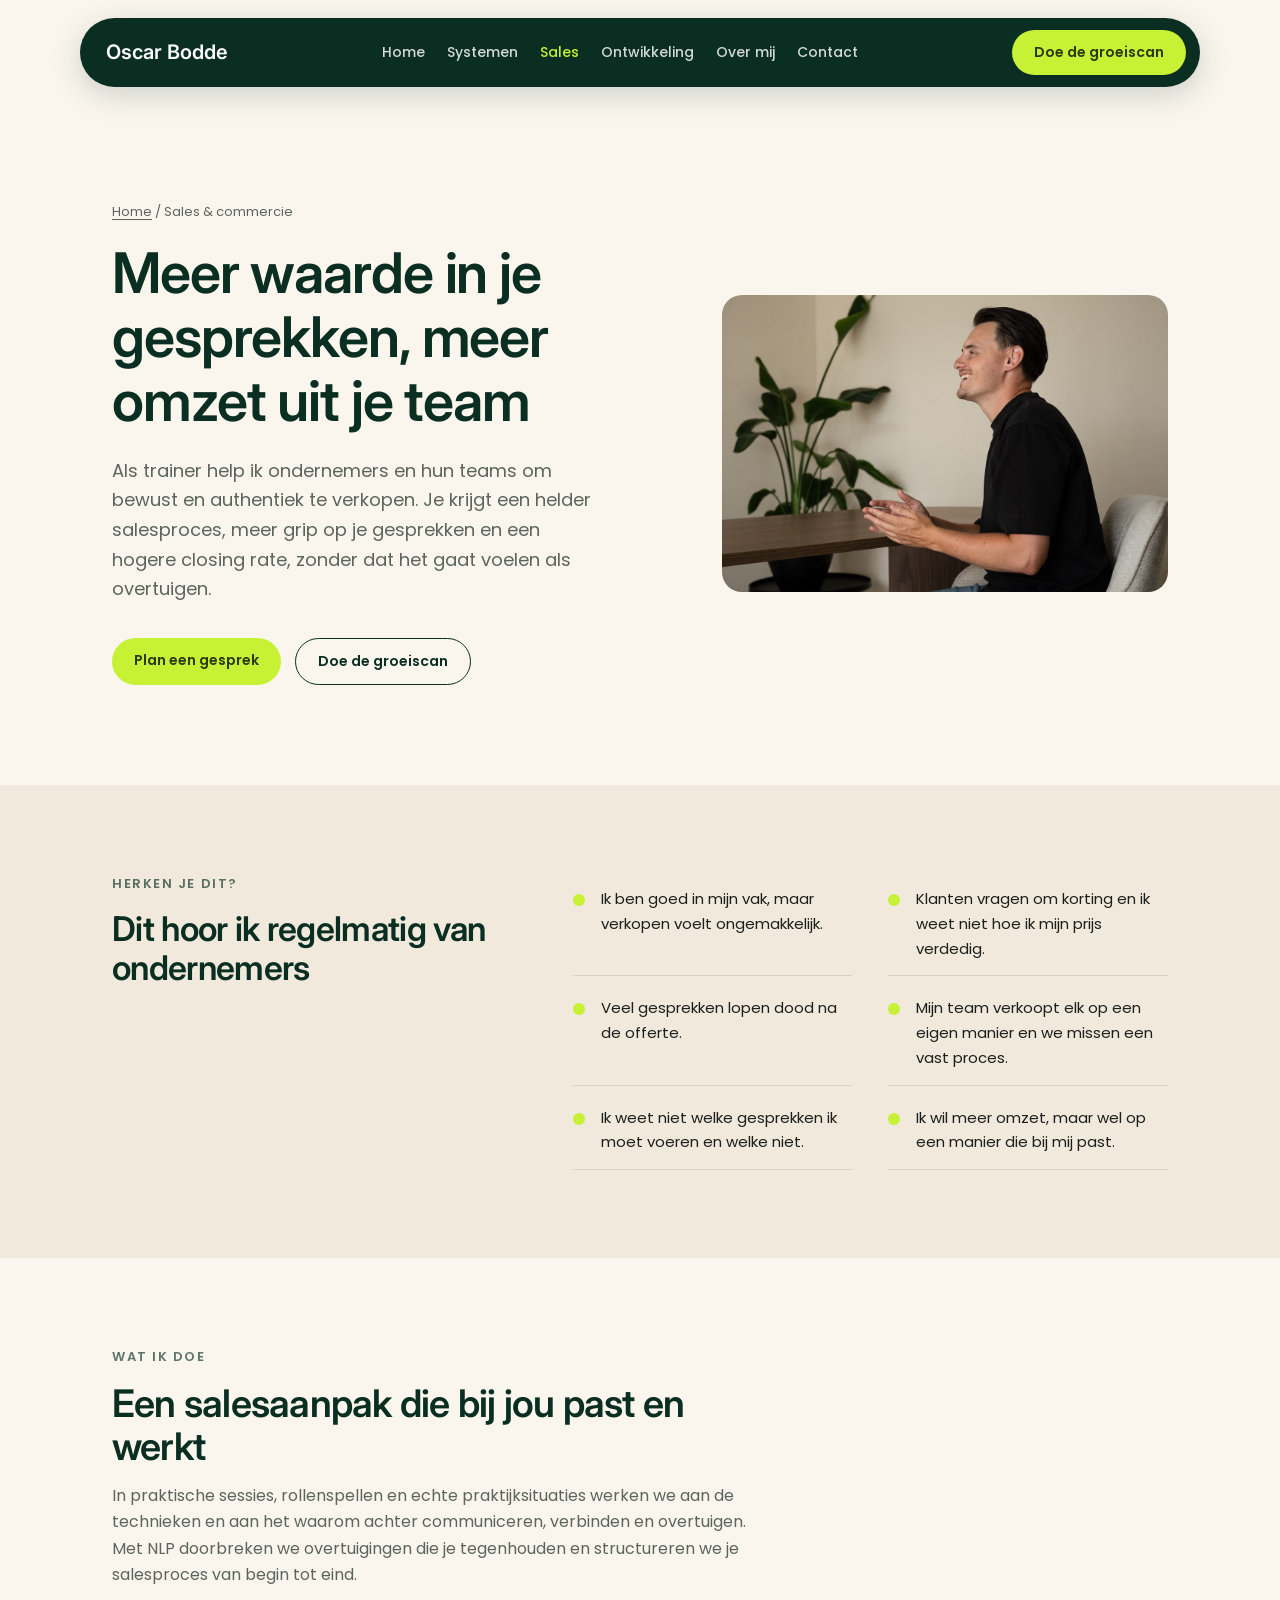
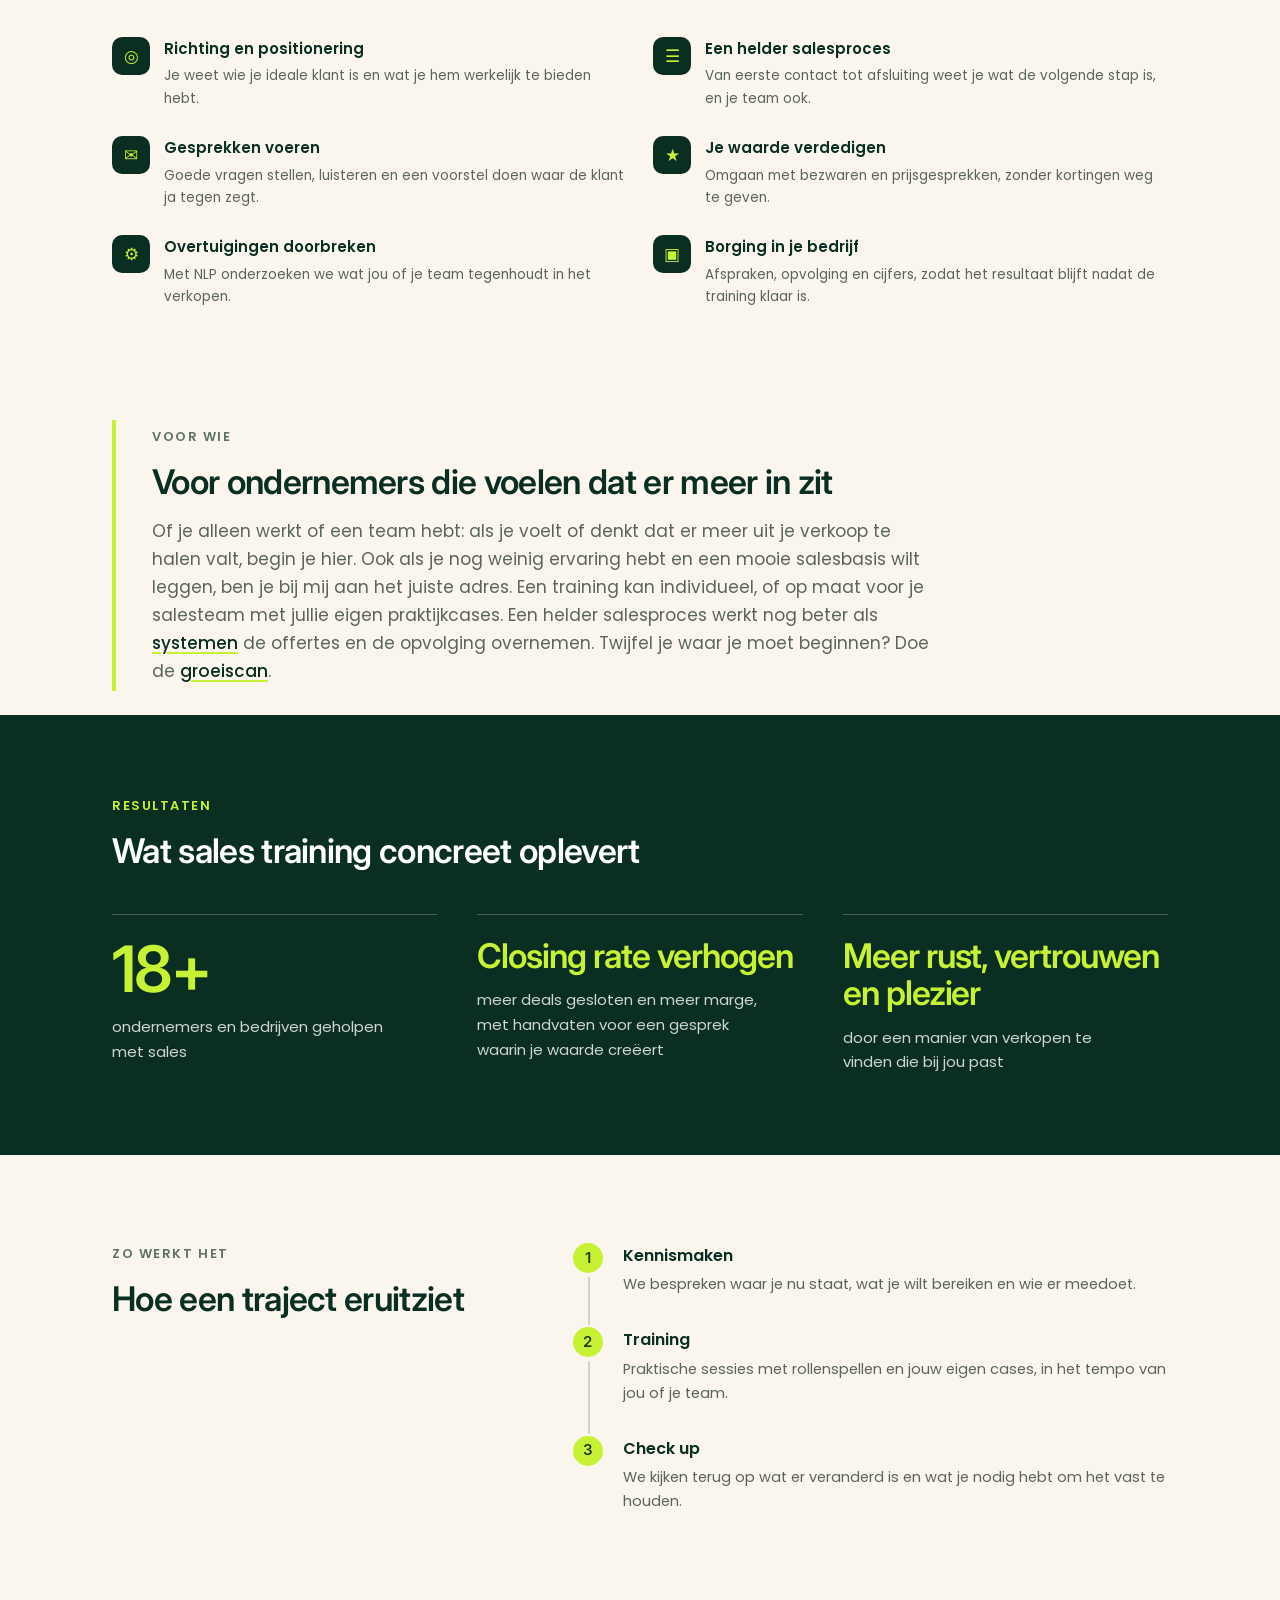
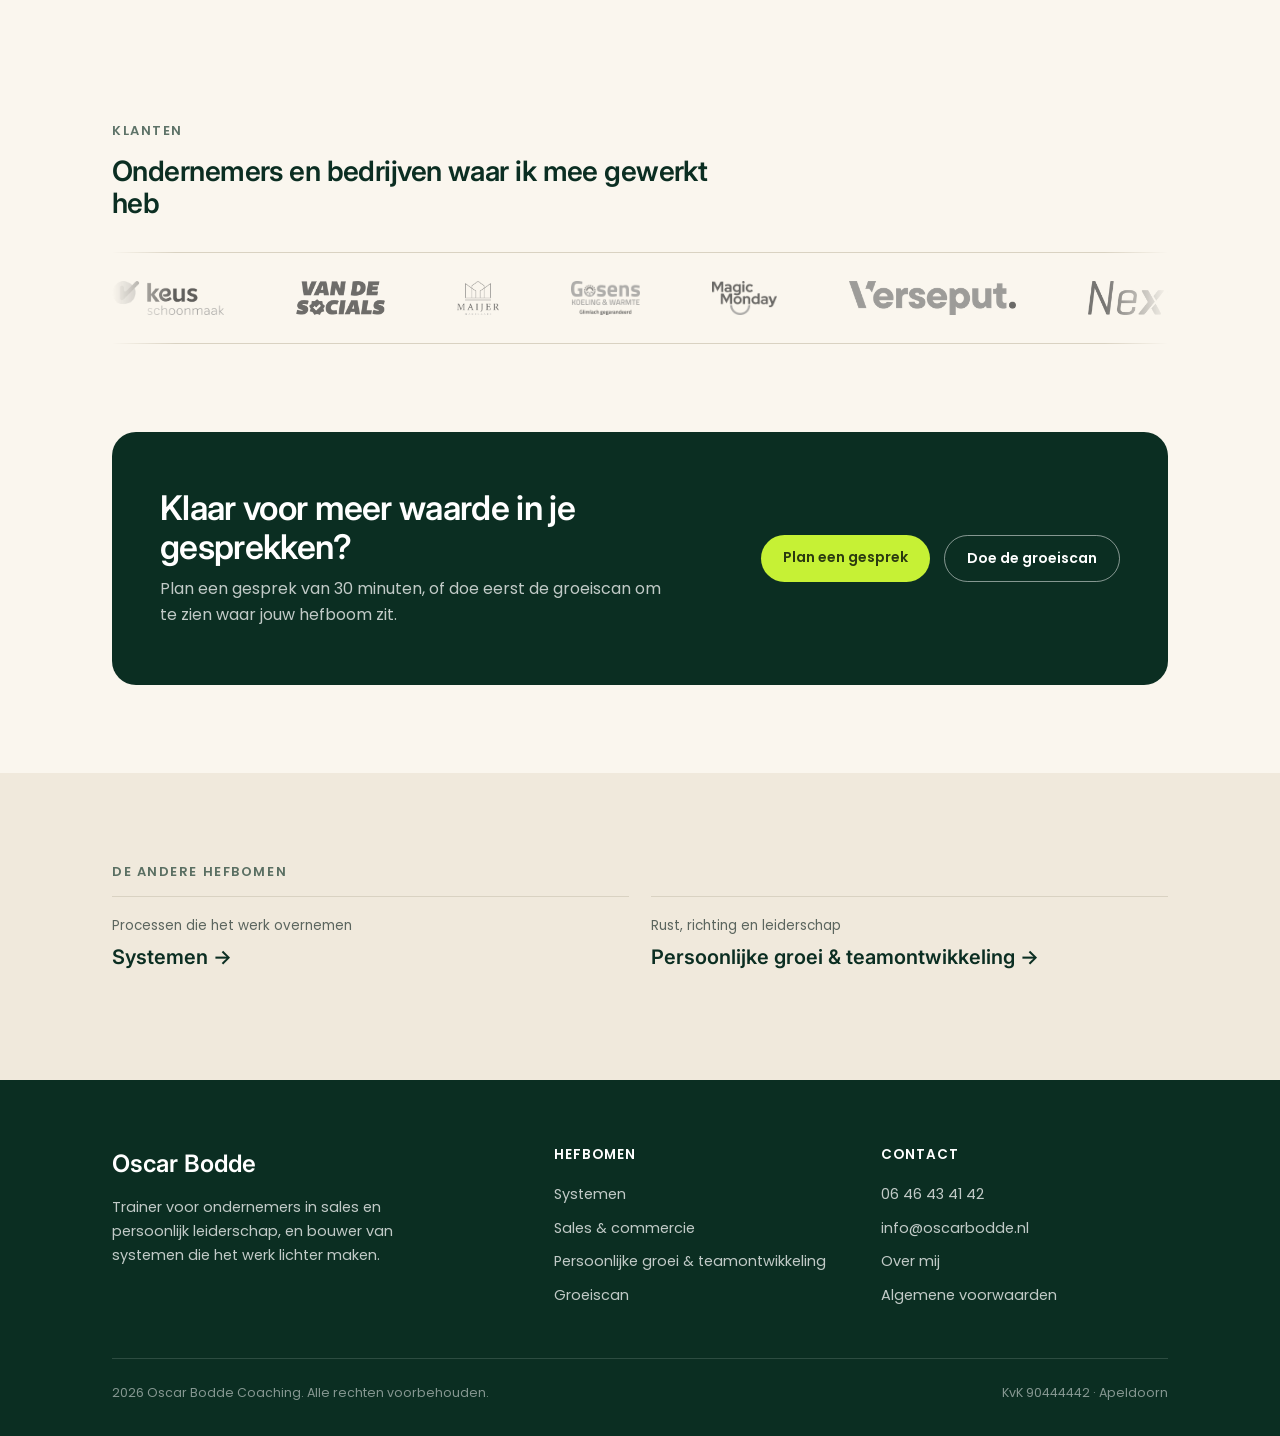
<file: commercie.html>
<!DOCTYPE html>
<html lang="nl">
<head>
<meta charset="UTF-8">
<meta name="viewport" content="width=device-width, initial-scale=1.0">
<title>Sales training voor ondernemers | Oscar Bodde, Apeldoorn</title>
<meta name="description" content="Sales training voor ondernemers en teams. Een helder salesproces, meer waarde in je gesprekken en meer omzet, met NLP als basis.">
<meta name="robots" content="index, follow, max-image-preview:large">
<link rel="canonical" href="https://oscarbodde.nl/commercie">
<script type="application/ld+json">
{
 "@context": "https://schema.org",
 "@graph": [
  {
   "@type": "ProfessionalService",
   "@id": "https://oscarbodde.nl/#bedrijf",
   "name": "Oscar Bodde Coaching",
   "url": "https://oscarbodde.nl/",
   "image": "https://oscarbodde.nl/images/oscar-bodde-trainer-apeldoorn.jpg",
   "description": "Trainer voor ondernemers in sales en persoonlijk leiderschap, en bouwer van systemen die het werk overnemen.",
   "address": {
    "@type": "PostalAddress",
    "streetAddress": "Beurtvaartstraat 75",
    "postalCode": "7311 MS",
    "addressLocality": "Apeldoorn",
    "addressCountry": "NL"
   },
   "telephone": "+31646434142",
   "email": "info@oscarbodde.nl",
   "areaServed": "NL",
   "founder": {
    "@id": "https://oscarbodde.nl/#oscar"
   },
   "sameAs": [
    "https://www.linkedin.com/in/oscar-bodde/"
   ]
  },
  {
   "@type": "Person",
   "@id": "https://oscarbodde.nl/#oscar",
   "name": "Oscar Bodde",
   "jobTitle": "Trainer in sales en persoonlijk leiderschap",
   "url": "https://oscarbodde.nl/over-mij",
   "image": "https://oscarbodde.nl/images/oscar-bodde-trainer-apeldoorn.jpg",
   "sameAs": [
    "https://www.linkedin.com/in/oscar-bodde/"
   ],
   "worksFor": {
    "@id": "https://oscarbodde.nl/#bedrijf"
   }
  },
  {
   "@type": "Service",
   "name": "Sales training voor ondernemers en teams",
   "description": "Sales training voor ondernemers en bedrijven met een team: een helder salesproces, betere gesprekken en meer omzet.",
   "serviceType": "Sales training",
   "url": "https://oscarbodde.nl/commercie",
   "provider": {
    "@id": "https://oscarbodde.nl/#bedrijf"
   },
   "areaServed": {
    "@type": "Country",
    "name": "Nederland"
   }
  },
  {
   "@type": "BreadcrumbList",
   "itemListElement": [
    {
     "@type": "ListItem",
     "position": 1,
     "name": "Home",
     "item": "https://oscarbodde.nl/"
    },
    {
     "@type": "ListItem",
     "position": 2,
     "name": "Sales & commercie",
     "item": "https://oscarbodde.nl/commercie"
    }
   ]
  }
 ]
}
</script>
<meta property="og:type" content="website">
<meta property="og:site_name" content="Oscar Bodde">
<meta property="og:title" content="Sales training voor ondernemers | Oscar Bodde, Apeldoorn">
<meta property="og:description" content="Sales training voor ondernemers en teams. Een helder salesproces, meer waarde in je gesprekken en meer omzet, met NLP als basis.">
<meta property="og:url" content="https://oscarbodde.nl/commercie">
<meta property="og:image" content="https://oscarbodde.nl/images/og-commercie.jpg">
<meta property="og:image:width" content="1200">
<meta property="og:image:height" content="630">
<meta property="og:locale" content="nl_NL">
<meta name="twitter:card" content="summary_large_image">
<link rel="icon" type="image/png" sizes="32x32" href="/images/favicon-32.png">
<link rel="icon" type="image/png" sizes="16x16" href="/images/favicon-16.png">
<link rel="icon" type="image/png" sizes="192x192" href="/images/favicon-192.png">
<link rel="apple-touch-icon" sizes="180x180" href="/images/apple-touch-icon.png">
<link rel="preconnect" href="https://fonts.googleapis.com">
<link rel="preconnect" href="https://fonts.gstatic.com" crossorigin>
<link href="https://fonts.googleapis.com/css2?family=Inter:wght@400;500;600;700&family=Poppins:wght@400;500;600&display=swap" rel="stylesheet">
<link rel="stylesheet" href="/site.css?v=5">
</head>
<body>
<header>
  <div class="navpill">
    <a class="wordmark" href="/">Oscar Bodde</a>
    <nav class="links"><a href="/">Home</a><a href="/systemen">Systemen</a><a href="/commercie" class="actief">Sales</a><a href="/ontwikkeling">Ontwikkeling</a><a href="/over-mij">Over mij</a><a href="/#contact">Contact</a></nav>
    <div class="navcta"><a href="https://groeiscan.oscarbodde.nl/" class="cta-btn" target="_blank" rel="noopener">Doe de groeiscan</a></div>
    <button class="menu-toggle" id="menu-toggle" aria-label="Menu" aria-expanded="false">&#9776;</button>
  </div>
  <nav class="mobile-menu" id="mobile-menu">
    <a href="/">Home</a><a href="/systemen">Systemen</a><a href="/commercie" class="actief">Sales</a><a href="/ontwikkeling">Ontwikkeling</a><a href="/over-mij">Over mij</a><a href="/#contact">Contact</a>
    <a href="https://groeiscan.oscarbodde.nl/" class="cta-btn" target="_blank" rel="noopener" style="margin-top:6px;text-align:center;">Doe de groeiscan</a>
  </nav>
</header>

<section class="hero">
  <div class="wrap hero-grid">
    <div>
      <span class="crumb"><a href="/">Home</a> / Sales &amp; commercie</span>
      <h1 class="h1-pillar">Meer waarde in je gesprekken, meer omzet uit je team</h1>
      <p class="lead">Als trainer help ik ondernemers en hun teams om bewust en authentiek te verkopen. Je krijgt een helder salesproces, meer grip op je gesprekken en een hogere closing rate, zonder dat het gaat voelen als overtuigen.</p>
      <div class="hero-ctas">
        <a href="https://calendly.com/oscarbodde-info/30min" class="cta-btn" target="_blank" rel="noopener">Plan een gesprek</a>
        <a href="https://groeiscan.oscarbodde.nl/" class="cta-btn outline" target="_blank" rel="noopener">Doe de groeiscan</a>
      </div>
    </div>
    <img class="rounded" src="/images/oscar-bodde-sales-training-gesprek.jpg" alt="Oscar Bodde in gesprek tijdens een sales training voor ondernemers" width="1200" height="798" loading="eager" fetchpriority="high" decoding="async">
  </div>
</section>

<section class="sand">
  <div class="wrap split">
    <div class="split-head"><span class="eyebrow">Herken je dit?</span><h2>Dit hoor ik regelmatig van ondernemers</h2></div>
    <ul class="recognize-plain"><li>Ik ben goed in mijn vak, maar verkopen voelt ongemakkelijk.</li><li>Klanten vragen om korting en ik weet niet hoe ik mijn prijs verdedig.</li><li>Veel gesprekken lopen dood na de offerte.</li><li>Mijn team verkoopt elk op een eigen manier en we missen een vast proces.</li><li>Ik weet niet welke gesprekken ik moet voeren en welke niet.</li><li>Ik wil meer omzet, maar wel op een manier die bij mij past.</li></ul>
  </div>
</section>

<section>
  <div class="wrap">
    <div class="section-head"><span class="eyebrow">Wat ik doe</span><h2>Een salesaanpak die bij jou past en werkt</h2><p style="margin-top:14px;">In praktische sessies, rollenspellen en echte praktijksituaties werken we aan de technieken en aan het waarom achter communiceren, verbinden en overtuigen. Met NLP doorbreken we overtuigingen die je tegenhouden en structureren we je salesproces van begin tot eind.</p></div>
    <div class="feature-grid wide two"><div class="feature"><span class="ic">&#9678;</span><div><h4>Richting en positionering</h4><p>Je weet wie je ideale klant is en wat je hem werkelijk te bieden hebt.</p></div></div><div class="feature"><span class="ic">&#9776;</span><div><h4>Een helder salesproces</h4><p>Van eerste contact tot afsluiting weet je wat de volgende stap is, en je team ook.</p></div></div><div class="feature"><span class="ic">&#9993;</span><div><h4>Gesprekken voeren</h4><p>Goede vragen stellen, luisteren en een voorstel doen waar de klant ja tegen zegt.</p></div></div><div class="feature"><span class="ic">&#9733;</span><div><h4>Je waarde verdedigen</h4><p>Omgaan met bezwaren en prijsgesprekken, zonder kortingen weg te geven.</p></div></div><div class="feature"><span class="ic">&#9881;</span><div><h4>Overtuigingen doorbreken</h4><p>Met NLP onderzoeken we wat jou of je team tegenhoudt in het verkopen.</p></div></div><div class="feature"><span class="ic">&#9635;</span><div><h4>Borging in je bedrijf</h4><p>Afspraken, opvolging en cijfers, zodat het resultaat blijft nadat de training klaar is.</p></div></div></div>
  </div>
</section>

<section class="voorwie">
  <div class="wrap">
    <div class="voorwie-box">
      <span class="eyebrow">Voor wie</span>
      <h2>Voor ondernemers die voelen dat er meer in zit</h2>
      <p>Of je alleen werkt of een team hebt: als je voelt of denkt dat er meer uit je verkoop te halen valt, begin je hier. Ook als je nog weinig ervaring hebt en een mooie salesbasis wilt leggen, ben je bij mij aan het juiste adres. Een training kan individueel, of op maat voor je salesteam met jullie eigen praktijkcases. Een helder salesproces werkt nog beter als <a class="textlink" href="/systemen">systemen</a> de offertes en de opvolging overnemen. Twijfel je waar je moet beginnen? Doe de <a class="textlink" href="https://groeiscan.oscarbodde.nl/" target="_blank" rel="noopener">groeiscan</a>.</p>
    </div>
  </div>
</section>

<section class="band">
  <div class="wrap">
    <span class="eyebrow">Resultaten</span>
    <h2>Wat sales training concreet oplevert</h2>
    <div class="stats"><div class="stat"><div class="big"><span class="count" data-to="20">20</span>+</div><p>ondernemers en bedrijven geholpen met sales</p></div><div class="stat"><div class="big long">Closing rate verhogen</div><p>meer deals gesloten en meer marge, met handvaten voor een gesprek waarin je waarde creëert</p></div><div class="stat"><div class="big long">Meer rust, vertrouwen en plezier</div><p>door een manier van verkopen te vinden die bij jou past</p></div></div>
  </div>
</section>

<section>
  <div class="wrap split">
    <div class="split-head"><span class="eyebrow">Zo werkt het</span><h2>Hoe een traject eruitziet</h2></div>
    <ol class="timeline"><li><span class="step-num">1</span><div><h4>Kennismaken</h4><p>We bespreken waar je nu staat, wat je wilt bereiken en wie er meedoet.</p></div></li><li><span class="step-num">2</span><div><h4>Training</h4><p>Praktische sessies met rollenspellen en jouw eigen cases, in het tempo van jou of je team.</p></div></li><li><span class="step-num">3</span><div><h4>Check up</h4><p>We kijken terug op wat er veranderd is en wat je nodig hebt om het vast te houden.</p></div></li></ol>
  </div>
</section>

<section id="klanten">
  <div class="wrap">
    <div class="section-head" style="margin-bottom:32px;">
      <span class="eyebrow">Klanten</span>
      <h2 style="font-size:28px;">Ondernemers en bedrijven waar ik mee gewerkt heb</h2>
    </div>
    <div class="logo-marquee"><div class="logo-marquee-track"><img src="/images/logo-keus-schoonmaak.png" alt="Keus Schoonmaak, klant van Oscar Bodde" height="34" loading="lazy"><img src="/images/logo-van-de-socials.png" alt="Van de Socials, klant van Oscar Bodde" height="34" loading="lazy"><img src="/images/logo-maijer-makelaars.png" alt="Maijer Makelaars, klant van Oscar Bodde" height="34" loading="lazy"><img src="/images/logo-gosens-koeling-warmte.png" alt="Gosens Koeling & Warmte, klant van Oscar Bodde" height="34" loading="lazy"><img src="/images/logo-magic-monday.png" alt="Magic Monday, klant van Oscar Bodde" height="34" loading="lazy"><img src="/images/logo-verseput.png" alt="Verseput, klant van Oscar Bodde" height="34" loading="lazy"><img src="/images/logo-nextens.png" alt="Nextens, klant van Oscar Bodde" height="34" loading="lazy"><img src="/images/logo-hlpc.png" alt="HLPC, klant van Oscar Bodde" height="34" loading="lazy"><img src="/images/logo-keus-schoonmaak.png" alt="Keus Schoonmaak, klant van Oscar Bodde" height="34" loading="lazy"><img src="/images/logo-van-de-socials.png" alt="Van de Socials, klant van Oscar Bodde" height="34" loading="lazy"><img src="/images/logo-maijer-makelaars.png" alt="Maijer Makelaars, klant van Oscar Bodde" height="34" loading="lazy"><img src="/images/logo-gosens-koeling-warmte.png" alt="Gosens Koeling & Warmte, klant van Oscar Bodde" height="34" loading="lazy"><img src="/images/logo-magic-monday.png" alt="Magic Monday, klant van Oscar Bodde" height="34" loading="lazy"><img src="/images/logo-verseput.png" alt="Verseput, klant van Oscar Bodde" height="34" loading="lazy"><img src="/images/logo-nextens.png" alt="Nextens, klant van Oscar Bodde" height="34" loading="lazy"><img src="/images/logo-hlpc.png" alt="HLPC, klant van Oscar Bodde" height="34" loading="lazy"></div></div>
  </div>
</section>
<section style="padding-top:0;">
  <div class="wrap">
    <div class="cta-band">
      <div>
        <h2>Klaar voor meer waarde in je gesprekken?</h2>
        <p>Plan een gesprek van 30 minuten, of doe eerst de groeiscan om te zien waar jouw hefboom zit.</p>
      </div>
      <div class="hero-ctas">
        <a href="https://calendly.com/oscarbodde-info/30min" class="cta-btn" target="_blank" rel="noopener">Plan een gesprek</a>
        <a href="https://groeiscan.oscarbodde.nl/" class="cta-btn outline light" target="_blank" rel="noopener">Doe de groeiscan</a>
      </div>
    </div>
  </div>
</section>
<section class="sand">
  <div class="wrap">
    <span class="eyebrow">De andere hefbomen</span>
    <div class="next-links"><a class="next-link" href="/systemen"><span>Processen die het werk overnemen</span><b>Systemen &rarr;</b></a><a class="next-link" href="/ontwikkeling"><span>Rust, richting en leiderschap</span><b>Persoonlijke groei &amp; teamontwikkeling &rarr;</b></a></div>
  </div>
</section>
<footer>
  <div class="wrap">
    <div class="foot-grid">
      <div>
        <div class="foot-word">Oscar Bodde</div>
        <p style="max-width:300px;">Trainer voor ondernemers in sales en persoonlijk leiderschap, en bouwer van systemen die het werk lichter maken.</p>
      </div>
      <div>
        <h5>Hefbomen</h5>
        <a href="/systemen">Systemen</a>
        <a href="/commercie">Sales &amp; commercie</a>
        <a href="/ontwikkeling">Persoonlijke groei &amp; teamontwikkeling</a>
        <a href="https://groeiscan.oscarbodde.nl/" target="_blank" rel="noopener">Groeiscan</a>
      </div>
      <div>
        <h5>Contact</h5>
        <a href="tel:0646434142">06 46 43 41 42</a>
        <a href="mailto:info@oscarbodde.nl">info@oscarbodde.nl</a>
        <a href="/over-mij">Over mij</a>
        <a href="/algemene-voorwaarden">Algemene voorwaarden</a>
      </div>
    </div>
    <div class="foot-bottom">
      <span>2026 Oscar Bodde Coaching. Alle rechten voorbehouden.</span>
      <span>KvK 90444442 · Apeldoorn</span>
    </div>
  </div>
</footer>
<script>

  const contactForm = document.getElementById('contact-form');
  if (contactForm) {
    contactForm.addEventListener('submit', async (e) => {
      e.preventDefault();
      const errorEl = document.getElementById('cf-error');
      const successEl = document.getElementById('cf-success');
      const submitBtn = document.getElementById('cf-submit');
      errorEl.style.display = 'none';
      successEl.style.display = 'none';

      const naam = document.getElementById('cf-naam').value.trim();
      const email = document.getElementById('cf-email').value.trim();
      const bericht = document.getElementById('cf-bericht').value.trim();

      if (!naam || !email || !bericht) {
        errorEl.textContent = 'Vul alle velden in.';
        errorEl.style.display = 'block';
        return;
      }

      submitBtn.disabled = true;
      submitBtn.textContent = 'Versturen...';

      try {
        const web3res = await fetch('https://api.web3forms.com/submit', {
          method: 'POST',
          headers: { 'Content-Type': 'application/json' },
          body: JSON.stringify({
            access_key: '8deb3e06-edb8-4c43-b4cf-5ee33a0d87e4',
            subject: 'Nieuw contactformulier bericht van ' + naam,
            name: naam,
            email: email,
            message: bericht
          })
        });

        if (!web3res.ok) throw new Error('Web3Forms send failed');

        // Ook opslaan in Supabase voor de admin-omgeving (mag stil falen; de mail is al onderweg)
        fetch('https://jtlymmrvowymdxsdbcgo.supabase.co/rest/v1/contact_messages', {
          method: 'POST',
          headers: {
            'Content-Type': 'application/json',
            'apikey': 'eyJhbGciOiJIUzI1NiIsInR5cCI6IkpXVCJ9.eyJpc3MiOiJzdXBhYmFzZSIsInJlZiI6Imp0bHltbXJ2b3d5bWR4c2RiY2dvIiwicm9sZSI6ImFub24iLCJpYXQiOjE3ODcyMjUyMTUsImV4cCI6MjEwMjgwMTIxNX0.wrRMxZYkUS5vYngkTBNUeXaUeW9xP8IGVjiXgpBF_OY',
            'Authorization': 'Bearer eyJhbGciOiJIUzI1NiIsInR5cCI6IkpXVCJ9.eyJpc3MiOiJzdXBhYmFzZSIsInJlZiI6Imp0bHltbXJ2b3d5bWR4c2RiY2dvIiwicm9sZSI6ImFub24iLCJpYXQiOjE3ODcyMjUyMTUsImV4cCI6MjEwMjgwMTIxNX0.wrRMxZYkUS5vYngkTBNUeXaUeW9xP8IGVjiXgpBF_OY'
          },
          body: JSON.stringify({ naam, email, bericht })
        }).catch(() => {});

        contactForm.reset();
        successEl.style.display = 'block';
      } catch (err) {
        errorEl.textContent = 'Er ging iets mis bij het versturen. Probeer het nog eens, of mail direct naar info@oscarbodde.nl.';
        errorEl.style.display = 'block';
      } finally {
        submitBtn.disabled = false;
        submitBtn.textContent = 'Verzenden';
      }
    });
  }
  const menuToggle = document.getElementById('menu-toggle');
  const mobileMenu = document.getElementById('mobile-menu');
  if (menuToggle && mobileMenu) {
    menuToggle.addEventListener('click', () => {
      const isOpen = mobileMenu.classList.toggle('open');
      menuToggle.innerHTML = isOpen ? '&times;' : '&#9776;';
      menuToggle.setAttribute('aria-expanded', isOpen ? 'true' : 'false');
    });
    mobileMenu.querySelectorAll('a').forEach((link) => {
      link.addEventListener('click', () => {
        mobileMenu.classList.remove('open');
        menuToggle.innerHTML = '&#9776;';
        menuToggle.setAttribute('aria-expanded', 'false');
      });
    });
  }


  (function(){
    const els = document.querySelectorAll('.count');
    if(!els.length || !('IntersectionObserver' in window)) return;
    const run = (el)=>{
      const to = parseInt(el.dataset.to,10), t0 = performance.now(), d = 1400;
      const tick = (t)=>{
        const p = Math.min(1,(t-t0)/d), e = 1-Math.pow(1-p,3);
        el.textContent = Math.round(to*e).toLocaleString('nl-NL');
        if(p<1) requestAnimationFrame(tick);
      };
      requestAnimationFrame(tick);
    };
    const obs = new IntersectionObserver((entries)=>{
      entries.forEach(en=>{ if(en.isIntersecting){ run(en.target); obs.unobserve(en.target);} });
    },{threshold:0.6});
    els.forEach(el=>obs.observe(el));
  })();
</script>
</body>
</html>
</file>
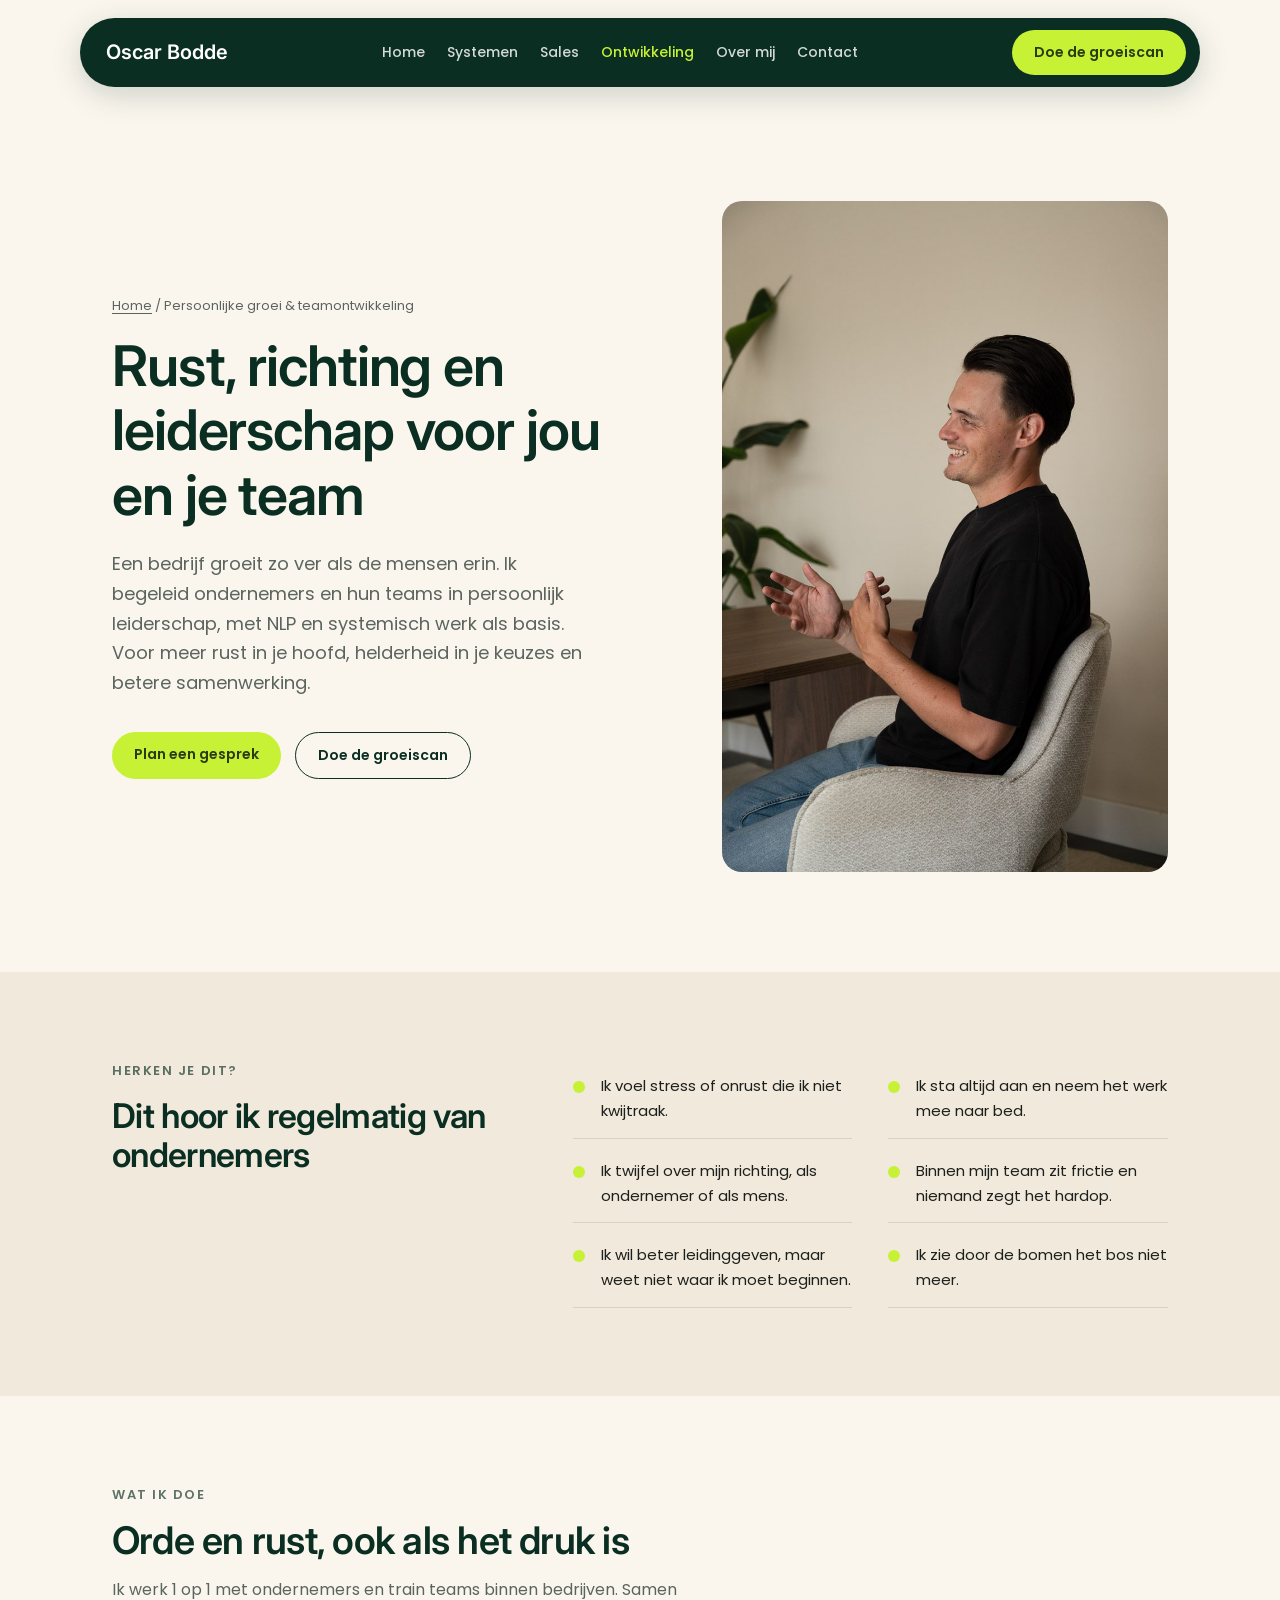
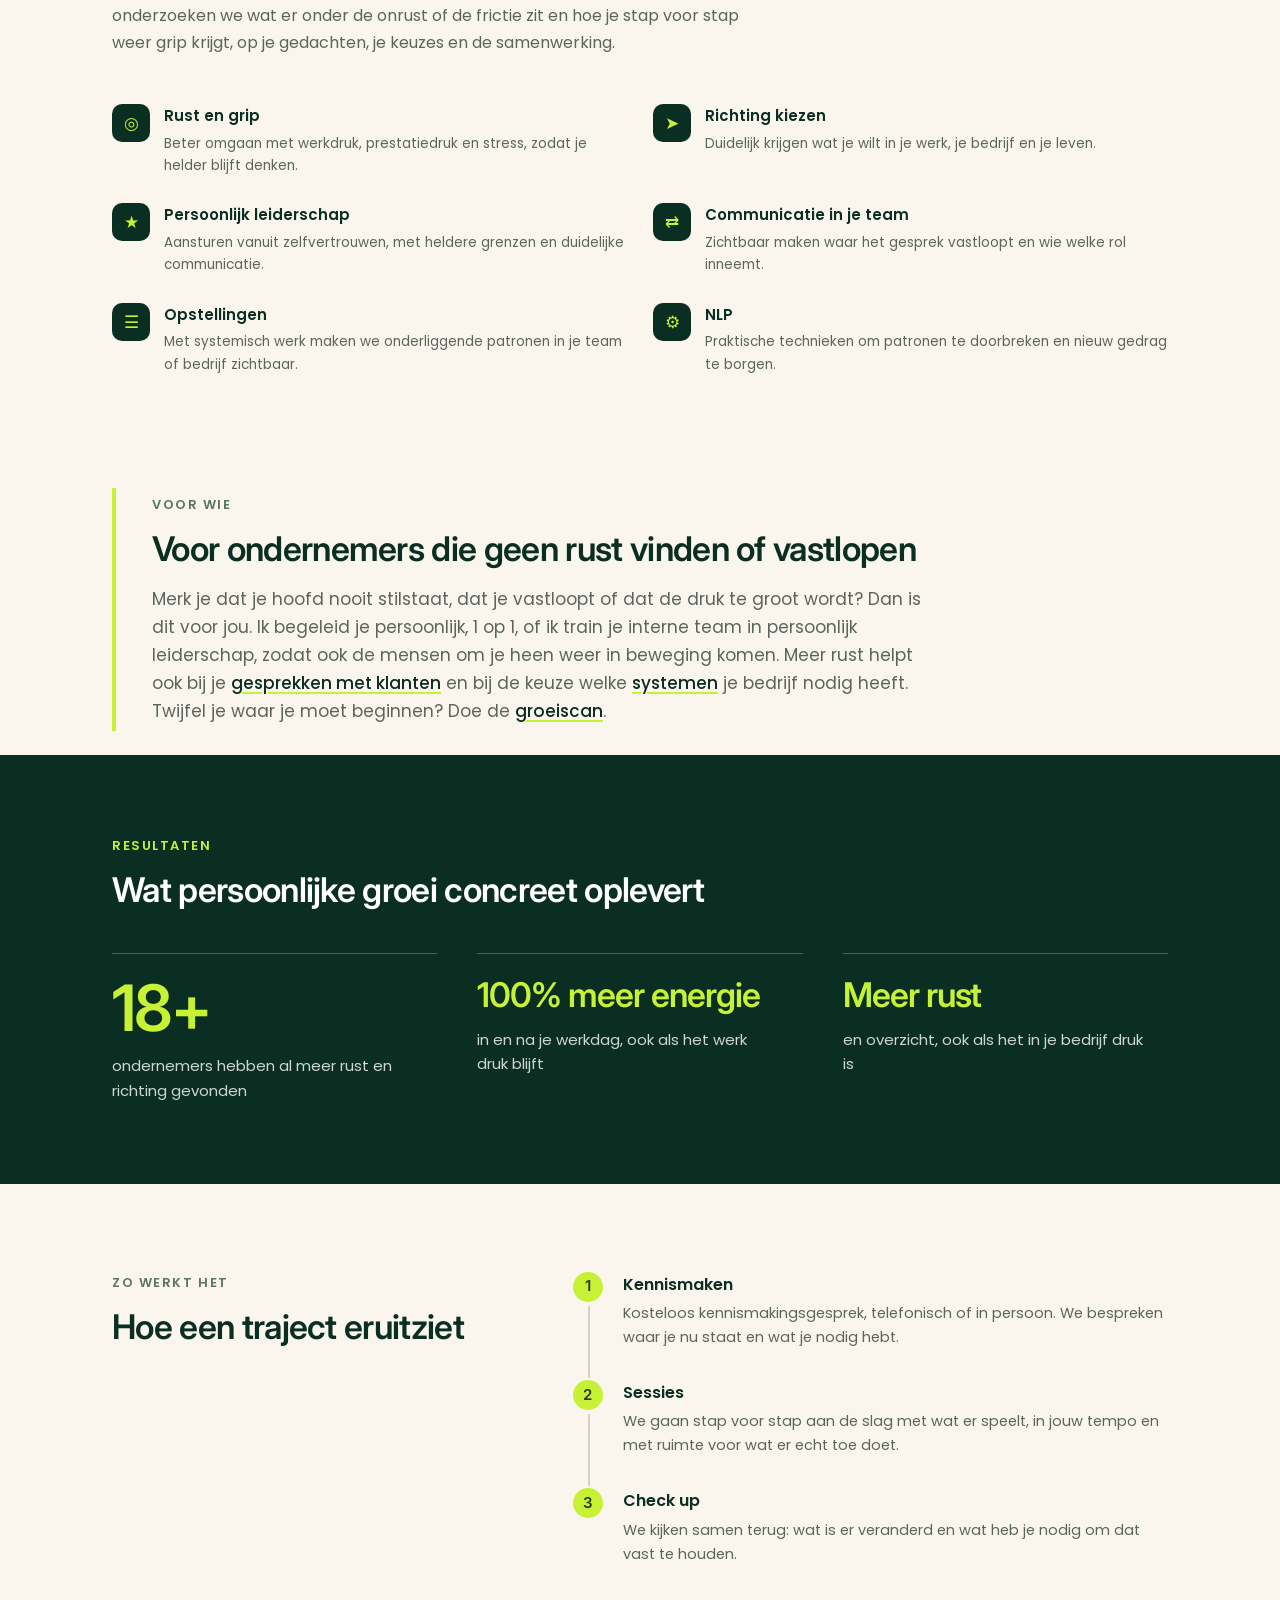
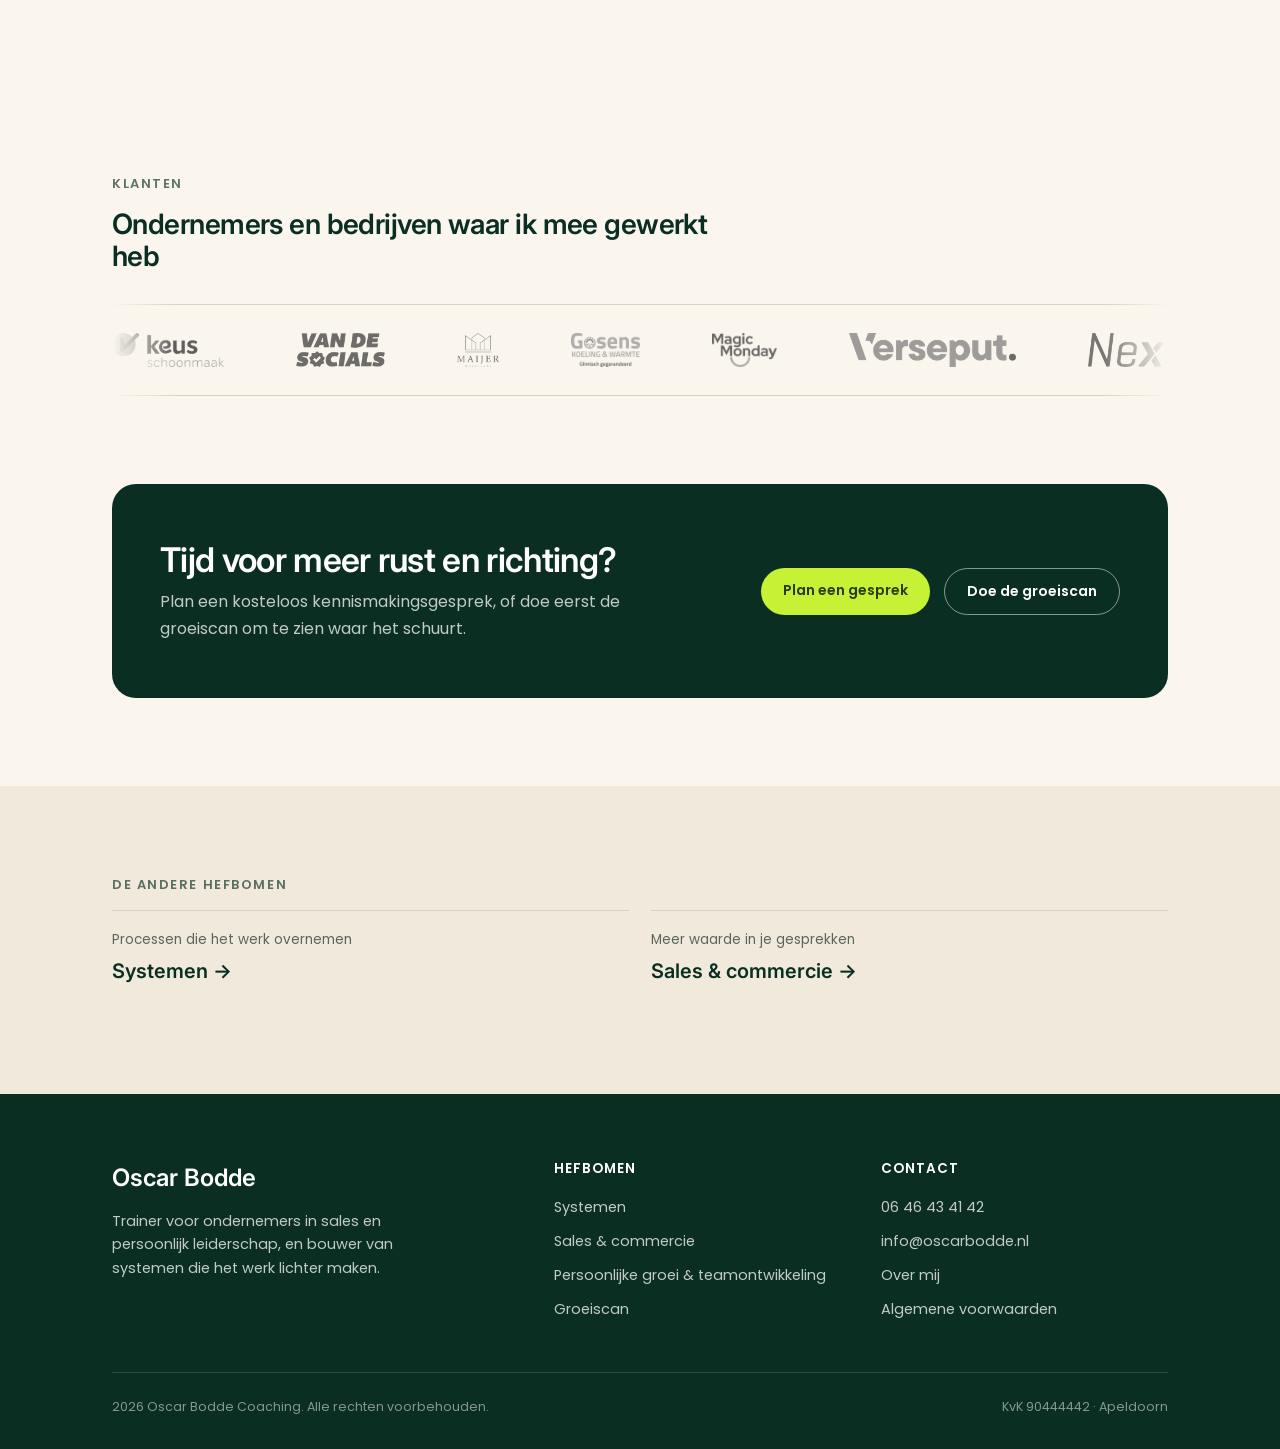
<file: ontwikkeling.html>
<!DOCTYPE html>
<html lang="nl">
<head>
<meta charset="UTF-8">
<meta name="viewport" content="width=device-width, initial-scale=1.0">
<title>Persoonlijk leiderschap en coaching | Oscar Bodde, Apeldoorn</title>
<meta name="description" content="Coaching in persoonlijk leiderschap voor ondernemers die geen rust vinden of vastlopen, 1 op 1 of voor je team. Met NLP en systemisch werk.">
<meta name="robots" content="index, follow, max-image-preview:large">
<link rel="canonical" href="https://oscarbodde.nl/ontwikkeling">
<script type="application/ld+json">
{
 "@context": "https://schema.org",
 "@graph": [
  {
   "@type": "ProfessionalService",
   "@id": "https://oscarbodde.nl/#bedrijf",
   "name": "Oscar Bodde Coaching",
   "url": "https://oscarbodde.nl/",
   "image": "https://oscarbodde.nl/images/oscar-bodde-trainer-apeldoorn.jpg",
   "description": "Trainer voor ondernemers in sales en persoonlijk leiderschap, en bouwer van systemen die het werk overnemen.",
   "address": {
    "@type": "PostalAddress",
    "streetAddress": "Beurtvaartstraat 75",
    "postalCode": "7311 MS",
    "addressLocality": "Apeldoorn",
    "addressCountry": "NL"
   },
   "telephone": "+31646434142",
   "email": "info@oscarbodde.nl",
   "areaServed": "NL",
   "founder": {
    "@id": "https://oscarbodde.nl/#oscar"
   },
   "sameAs": [
    "https://www.linkedin.com/in/oscar-bodde/"
   ]
  },
  {
   "@type": "Person",
   "@id": "https://oscarbodde.nl/#oscar",
   "name": "Oscar Bodde",
   "jobTitle": "Trainer in sales en persoonlijk leiderschap",
   "url": "https://oscarbodde.nl/over-mij",
   "image": "https://oscarbodde.nl/images/oscar-bodde-trainer-apeldoorn.jpg",
   "sameAs": [
    "https://www.linkedin.com/in/oscar-bodde/"
   ],
   "worksFor": {
    "@id": "https://oscarbodde.nl/#bedrijf"
   }
  },
  {
   "@type": "Service",
   "name": "Coaching in persoonlijk leiderschap en teamontwikkeling",
   "description": "Coaching 1 op 1 voor ondernemers en trainingen in persoonlijk leiderschap voor teams, met NLP en systemisch werk.",
   "serviceType": "Coaching",
   "url": "https://oscarbodde.nl/ontwikkeling",
   "provider": {
    "@id": "https://oscarbodde.nl/#bedrijf"
   },
   "areaServed": {
    "@type": "Country",
    "name": "Nederland"
   }
  },
  {
   "@type": "BreadcrumbList",
   "itemListElement": [
    {
     "@type": "ListItem",
     "position": 1,
     "name": "Home",
     "item": "https://oscarbodde.nl/"
    },
    {
     "@type": "ListItem",
     "position": 2,
     "name": "Persoonlijke groei & teamontwikkeling",
     "item": "https://oscarbodde.nl/ontwikkeling"
    }
   ]
  }
 ]
}
</script>
<meta property="og:type" content="website">
<meta property="og:site_name" content="Oscar Bodde">
<meta property="og:title" content="Persoonlijk leiderschap en coaching | Oscar Bodde, Apeldoorn">
<meta property="og:description" content="Coaching in persoonlijk leiderschap voor ondernemers die geen rust vinden of vastlopen, 1 op 1 of voor je team. Met NLP en systemisch werk.">
<meta property="og:url" content="https://oscarbodde.nl/ontwikkeling">
<meta property="og:image" content="https://oscarbodde.nl/images/og-ontwikkeling.jpg">
<meta property="og:image:width" content="1200">
<meta property="og:image:height" content="630">
<meta property="og:locale" content="nl_NL">
<meta name="twitter:card" content="summary_large_image">
<link rel="icon" type="image/png" sizes="32x32" href="/images/favicon-32.png">
<link rel="icon" type="image/png" sizes="16x16" href="/images/favicon-16.png">
<link rel="icon" type="image/png" sizes="192x192" href="/images/favicon-192.png">
<link rel="apple-touch-icon" sizes="180x180" href="/images/apple-touch-icon.png">
<link rel="preconnect" href="https://fonts.googleapis.com">
<link rel="preconnect" href="https://fonts.gstatic.com" crossorigin>
<link href="https://fonts.googleapis.com/css2?family=Inter:wght@400;500;600;700&family=Poppins:wght@400;500;600&display=swap" rel="stylesheet">
<link rel="stylesheet" href="/site.css?v=5">
</head>
<body>
<header>
  <div class="navpill">
    <a class="wordmark" href="/">Oscar Bodde</a>
    <nav class="links"><a href="/">Home</a><a href="/systemen">Systemen</a><a href="/commercie">Sales</a><a href="/ontwikkeling" class="actief">Ontwikkeling</a><a href="/over-mij">Over mij</a><a href="/#contact">Contact</a></nav>
    <div class="navcta"><a href="https://groeiscan.oscarbodde.nl/" class="cta-btn" target="_blank" rel="noopener">Doe de groeiscan</a></div>
    <button class="menu-toggle" id="menu-toggle" aria-label="Menu" aria-expanded="false">&#9776;</button>
  </div>
  <nav class="mobile-menu" id="mobile-menu">
    <a href="/">Home</a><a href="/systemen">Systemen</a><a href="/commercie">Sales</a><a href="/ontwikkeling" class="actief">Ontwikkeling</a><a href="/over-mij">Over mij</a><a href="/#contact">Contact</a>
    <a href="https://groeiscan.oscarbodde.nl/" class="cta-btn" target="_blank" rel="noopener" style="margin-top:6px;text-align:center;">Doe de groeiscan</a>
  </nav>
</header>

<section class="hero">
  <div class="wrap hero-grid">
    <div>
      <span class="crumb"><a href="/">Home</a> / Persoonlijke groei &amp; teamontwikkeling</span>
      <h1 class="h1-pillar">Rust, richting en leiderschap voor jou en je team</h1>
      <p class="lead">Een bedrijf groeit zo ver als de mensen erin. Ik begeleid ondernemers en hun teams in persoonlijk leiderschap, met NLP en systemisch werk als basis. Voor meer rust in je hoofd, helderheid in je keuzes en betere samenwerking.</p>
      <div class="hero-ctas">
        <a href="https://calendly.com/oscarbodde-info/30min" class="cta-btn" target="_blank" rel="noopener">Plan een gesprek</a>
        <a href="https://groeiscan.oscarbodde.nl/" class="cta-btn outline" target="_blank" rel="noopener">Doe de groeiscan</a>
      </div>
    </div>
    <img class="rounded" src="/images/oscar-bodde-coaching-gesprek.jpg" alt="Oscar Bodde in gesprek tijdens een coachsessie over persoonlijk leiderschap" width="798" height="1200" loading="eager" fetchpriority="high" decoding="async">
  </div>
</section>

<section class="sand">
  <div class="wrap split">
    <div class="split-head"><span class="eyebrow">Herken je dit?</span><h2>Dit hoor ik regelmatig van ondernemers</h2></div>
    <ul class="recognize-plain"><li>Ik voel stress of onrust die ik niet kwijtraak.</li><li>Ik sta altijd aan en neem het werk mee naar bed.</li><li>Ik twijfel over mijn richting, als ondernemer of als mens.</li><li>Binnen mijn team zit frictie en niemand zegt het hardop.</li><li>Ik wil beter leidinggeven, maar weet niet waar ik moet beginnen.</li><li>Ik zie door de bomen het bos niet meer.</li></ul>
  </div>
</section>

<section>
  <div class="wrap">
    <div class="section-head"><span class="eyebrow">Wat ik doe</span><h2>Orde en rust, ook als het druk is</h2><p style="margin-top:14px;">Ik werk 1 op 1 met ondernemers en train teams binnen bedrijven. Samen onderzoeken we wat er onder de onrust of de frictie zit en hoe je stap voor stap weer grip krijgt, op je gedachten, je keuzes en de samenwerking.</p></div>
    <div class="feature-grid wide two"><div class="feature"><span class="ic">&#9678;</span><div><h4>Rust en grip</h4><p>Beter omgaan met werkdruk, prestatiedruk en stress, zodat je helder blijft denken.</p></div></div><div class="feature"><span class="ic">&#10148;</span><div><h4>Richting kiezen</h4><p>Duidelijk krijgen wat je wilt in je werk, je bedrijf en je leven.</p></div></div><div class="feature"><span class="ic">&#9733;</span><div><h4>Persoonlijk leiderschap</h4><p>Aansturen vanuit zelfvertrouwen, met heldere grenzen en duidelijke communicatie.</p></div></div><div class="feature"><span class="ic">&#8644;</span><div><h4>Communicatie in je team</h4><p>Zichtbaar maken waar het gesprek vastloopt en wie welke rol inneemt.</p></div></div><div class="feature"><span class="ic">&#9776;</span><div><h4>Opstellingen</h4><p>Met systemisch werk maken we onderliggende patronen in je team of bedrijf zichtbaar.</p></div></div><div class="feature"><span class="ic">&#9881;</span><div><h4>NLP</h4><p>Praktische technieken om patronen te doorbreken en nieuw gedrag te borgen.</p></div></div></div>
  </div>
</section>

<section class="voorwie">
  <div class="wrap">
    <div class="voorwie-box">
      <span class="eyebrow">Voor wie</span>
      <h2>Voor ondernemers die geen rust vinden of vastlopen</h2>
      <p>Merk je dat je hoofd nooit stilstaat, dat je vastloopt of dat de druk te groot wordt? Dan is dit voor jou. Ik begeleid je persoonlijk, 1 op 1, of ik train je interne team in persoonlijk leiderschap, zodat ook de mensen om je heen weer in beweging komen. Meer rust helpt ook bij je <a class="textlink" href="/commercie">gesprekken met klanten</a> en bij de keuze welke <a class="textlink" href="/systemen">systemen</a> je bedrijf nodig heeft. Twijfel je waar je moet beginnen? Doe de <a class="textlink" href="https://groeiscan.oscarbodde.nl/" target="_blank" rel="noopener">groeiscan</a>.</p>
    </div>
  </div>
</section>

<section class="band">
  <div class="wrap">
    <span class="eyebrow">Resultaten</span>
    <h2>Wat persoonlijke groei concreet oplevert</h2>
    <div class="stats"><div class="stat"><div class="big"><span class="count" data-to="20">20</span>+</div><p>ondernemers hebben al meer rust en richting gevonden</p></div><div class="stat"><div class="big long">100% meer energie</div><p>in en na je werkdag, ook als het werk druk blijft</p></div><div class="stat"><div class="big long">Meer rust</div><p>en overzicht, ook als het in je bedrijf druk is</p></div></div>
  </div>
</section>

<section>
  <div class="wrap split">
    <div class="split-head"><span class="eyebrow">Zo werkt het</span><h2>Hoe een traject eruitziet</h2></div>
    <ol class="timeline"><li><span class="step-num">1</span><div><h4>Kennismaken</h4><p>Kosteloos kennismakingsgesprek, telefonisch of in persoon. We bespreken waar je nu staat en wat je nodig hebt.</p></div></li><li><span class="step-num">2</span><div><h4>Sessies</h4><p>We gaan stap voor stap aan de slag met wat er speelt, in jouw tempo en met ruimte voor wat er echt toe doet.</p></div></li><li><span class="step-num">3</span><div><h4>Check up</h4><p>We kijken samen terug: wat is er veranderd en wat heb je nodig om dat vast te houden.</p></div></li></ol>
  </div>
</section>

<section id="klanten">
  <div class="wrap">
    <div class="section-head" style="margin-bottom:32px;">
      <span class="eyebrow">Klanten</span>
      <h2 style="font-size:28px;">Ondernemers en bedrijven waar ik mee gewerkt heb</h2>
    </div>
    <div class="logo-marquee"><div class="logo-marquee-track"><img src="/images/logo-keus-schoonmaak.png" alt="Keus Schoonmaak, klant van Oscar Bodde" height="34" loading="lazy"><img src="/images/logo-van-de-socials.png" alt="Van de Socials, klant van Oscar Bodde" height="34" loading="lazy"><img src="/images/logo-maijer-makelaars.png" alt="Maijer Makelaars, klant van Oscar Bodde" height="34" loading="lazy"><img src="/images/logo-gosens-koeling-warmte.png" alt="Gosens Koeling & Warmte, klant van Oscar Bodde" height="34" loading="lazy"><img src="/images/logo-magic-monday.png" alt="Magic Monday, klant van Oscar Bodde" height="34" loading="lazy"><img src="/images/logo-verseput.png" alt="Verseput, klant van Oscar Bodde" height="34" loading="lazy"><img src="/images/logo-nextens.png" alt="Nextens, klant van Oscar Bodde" height="34" loading="lazy"><img src="/images/logo-hlpc.png" alt="HLPC, klant van Oscar Bodde" height="34" loading="lazy"><img src="/images/logo-keus-schoonmaak.png" alt="Keus Schoonmaak, klant van Oscar Bodde" height="34" loading="lazy"><img src="/images/logo-van-de-socials.png" alt="Van de Socials, klant van Oscar Bodde" height="34" loading="lazy"><img src="/images/logo-maijer-makelaars.png" alt="Maijer Makelaars, klant van Oscar Bodde" height="34" loading="lazy"><img src="/images/logo-gosens-koeling-warmte.png" alt="Gosens Koeling & Warmte, klant van Oscar Bodde" height="34" loading="lazy"><img src="/images/logo-magic-monday.png" alt="Magic Monday, klant van Oscar Bodde" height="34" loading="lazy"><img src="/images/logo-verseput.png" alt="Verseput, klant van Oscar Bodde" height="34" loading="lazy"><img src="/images/logo-nextens.png" alt="Nextens, klant van Oscar Bodde" height="34" loading="lazy"><img src="/images/logo-hlpc.png" alt="HLPC, klant van Oscar Bodde" height="34" loading="lazy"></div></div>
  </div>
</section>
<section style="padding-top:0;">
  <div class="wrap">
    <div class="cta-band">
      <div>
        <h2>Tijd voor meer rust en richting?</h2>
        <p>Plan een kosteloos kennismakingsgesprek, of doe eerst de groeiscan om te zien waar het schuurt.</p>
      </div>
      <div class="hero-ctas">
        <a href="https://calendly.com/oscarbodde-info/30min" class="cta-btn" target="_blank" rel="noopener">Plan een gesprek</a>
        <a href="https://groeiscan.oscarbodde.nl/" class="cta-btn outline light" target="_blank" rel="noopener">Doe de groeiscan</a>
      </div>
    </div>
  </div>
</section>
<section class="sand">
  <div class="wrap">
    <span class="eyebrow">De andere hefbomen</span>
    <div class="next-links"><a class="next-link" href="/systemen"><span>Processen die het werk overnemen</span><b>Systemen &rarr;</b></a><a class="next-link" href="/commercie"><span>Meer waarde in je gesprekken</span><b>Sales &amp; commercie &rarr;</b></a></div>
  </div>
</section>
<footer>
  <div class="wrap">
    <div class="foot-grid">
      <div>
        <div class="foot-word">Oscar Bodde</div>
        <p style="max-width:300px;">Trainer voor ondernemers in sales en persoonlijk leiderschap, en bouwer van systemen die het werk lichter maken.</p>
      </div>
      <div>
        <h5>Hefbomen</h5>
        <a href="/systemen">Systemen</a>
        <a href="/commercie">Sales &amp; commercie</a>
        <a href="/ontwikkeling">Persoonlijke groei &amp; teamontwikkeling</a>
        <a href="https://groeiscan.oscarbodde.nl/" target="_blank" rel="noopener">Groeiscan</a>
      </div>
      <div>
        <h5>Contact</h5>
        <a href="tel:0646434142">06 46 43 41 42</a>
        <a href="mailto:info@oscarbodde.nl">info@oscarbodde.nl</a>
        <a href="/over-mij">Over mij</a>
        <a href="/algemene-voorwaarden">Algemene voorwaarden</a>
      </div>
    </div>
    <div class="foot-bottom">
      <span>2026 Oscar Bodde Coaching. Alle rechten voorbehouden.</span>
      <span>KvK 90444442 · Apeldoorn</span>
    </div>
  </div>
</footer>
<script>

  const contactForm = document.getElementById('contact-form');
  if (contactForm) {
    contactForm.addEventListener('submit', async (e) => {
      e.preventDefault();
      const errorEl = document.getElementById('cf-error');
      const successEl = document.getElementById('cf-success');
      const submitBtn = document.getElementById('cf-submit');
      errorEl.style.display = 'none';
      successEl.style.display = 'none';

      const naam = document.getElementById('cf-naam').value.trim();
      const email = document.getElementById('cf-email').value.trim();
      const bericht = document.getElementById('cf-bericht').value.trim();

      if (!naam || !email || !bericht) {
        errorEl.textContent = 'Vul alle velden in.';
        errorEl.style.display = 'block';
        return;
      }

      submitBtn.disabled = true;
      submitBtn.textContent = 'Versturen...';

      try {
        const web3res = await fetch('https://api.web3forms.com/submit', {
          method: 'POST',
          headers: { 'Content-Type': 'application/json' },
          body: JSON.stringify({
            access_key: '8deb3e06-edb8-4c43-b4cf-5ee33a0d87e4',
            subject: 'Nieuw contactformulier bericht van ' + naam,
            name: naam,
            email: email,
            message: bericht
          })
        });

        if (!web3res.ok) throw new Error('Web3Forms send failed');

        // Ook opslaan in Supabase voor de admin-omgeving (mag stil falen; de mail is al onderweg)
        fetch('https://jtlymmrvowymdxsdbcgo.supabase.co/rest/v1/contact_messages', {
          method: 'POST',
          headers: {
            'Content-Type': 'application/json',
            'apikey': 'eyJhbGciOiJIUzI1NiIsInR5cCI6IkpXVCJ9.eyJpc3MiOiJzdXBhYmFzZSIsInJlZiI6Imp0bHltbXJ2b3d5bWR4c2RiY2dvIiwicm9sZSI6ImFub24iLCJpYXQiOjE3ODcyMjUyMTUsImV4cCI6MjEwMjgwMTIxNX0.wrRMxZYkUS5vYngkTBNUeXaUeW9xP8IGVjiXgpBF_OY',
            'Authorization': 'Bearer eyJhbGciOiJIUzI1NiIsInR5cCI6IkpXVCJ9.eyJpc3MiOiJzdXBhYmFzZSIsInJlZiI6Imp0bHltbXJ2b3d5bWR4c2RiY2dvIiwicm9sZSI6ImFub24iLCJpYXQiOjE3ODcyMjUyMTUsImV4cCI6MjEwMjgwMTIxNX0.wrRMxZYkUS5vYngkTBNUeXaUeW9xP8IGVjiXgpBF_OY'
          },
          body: JSON.stringify({ naam, email, bericht })
        }).catch(() => {});

        contactForm.reset();
        successEl.style.display = 'block';
      } catch (err) {
        errorEl.textContent = 'Er ging iets mis bij het versturen. Probeer het nog eens, of mail direct naar info@oscarbodde.nl.';
        errorEl.style.display = 'block';
      } finally {
        submitBtn.disabled = false;
        submitBtn.textContent = 'Verzenden';
      }
    });
  }
  const menuToggle = document.getElementById('menu-toggle');
  const mobileMenu = document.getElementById('mobile-menu');
  if (menuToggle && mobileMenu) {
    menuToggle.addEventListener('click', () => {
      const isOpen = mobileMenu.classList.toggle('open');
      menuToggle.innerHTML = isOpen ? '&times;' : '&#9776;';
      menuToggle.setAttribute('aria-expanded', isOpen ? 'true' : 'false');
    });
    mobileMenu.querySelectorAll('a').forEach((link) => {
      link.addEventListener('click', () => {
        mobileMenu.classList.remove('open');
        menuToggle.innerHTML = '&#9776;';
        menuToggle.setAttribute('aria-expanded', 'false');
      });
    });
  }


  (function(){
    const els = document.querySelectorAll('.count');
    if(!els.length || !('IntersectionObserver' in window)) return;
    const run = (el)=>{
      const to = parseInt(el.dataset.to,10), t0 = performance.now(), d = 1400;
      const tick = (t)=>{
        const p = Math.min(1,(t-t0)/d), e = 1-Math.pow(1-p,3);
        el.textContent = Math.round(to*e).toLocaleString('nl-NL');
        if(p<1) requestAnimationFrame(tick);
      };
      requestAnimationFrame(tick);
    };
    const obs = new IntersectionObserver((entries)=>{
      entries.forEach(en=>{ if(en.isIntersecting){ run(en.target); obs.unobserve(en.target);} });
    },{threshold:0.6});
    els.forEach(el=>obs.observe(el));
  })();
</script>
</body>
</html>
</file>
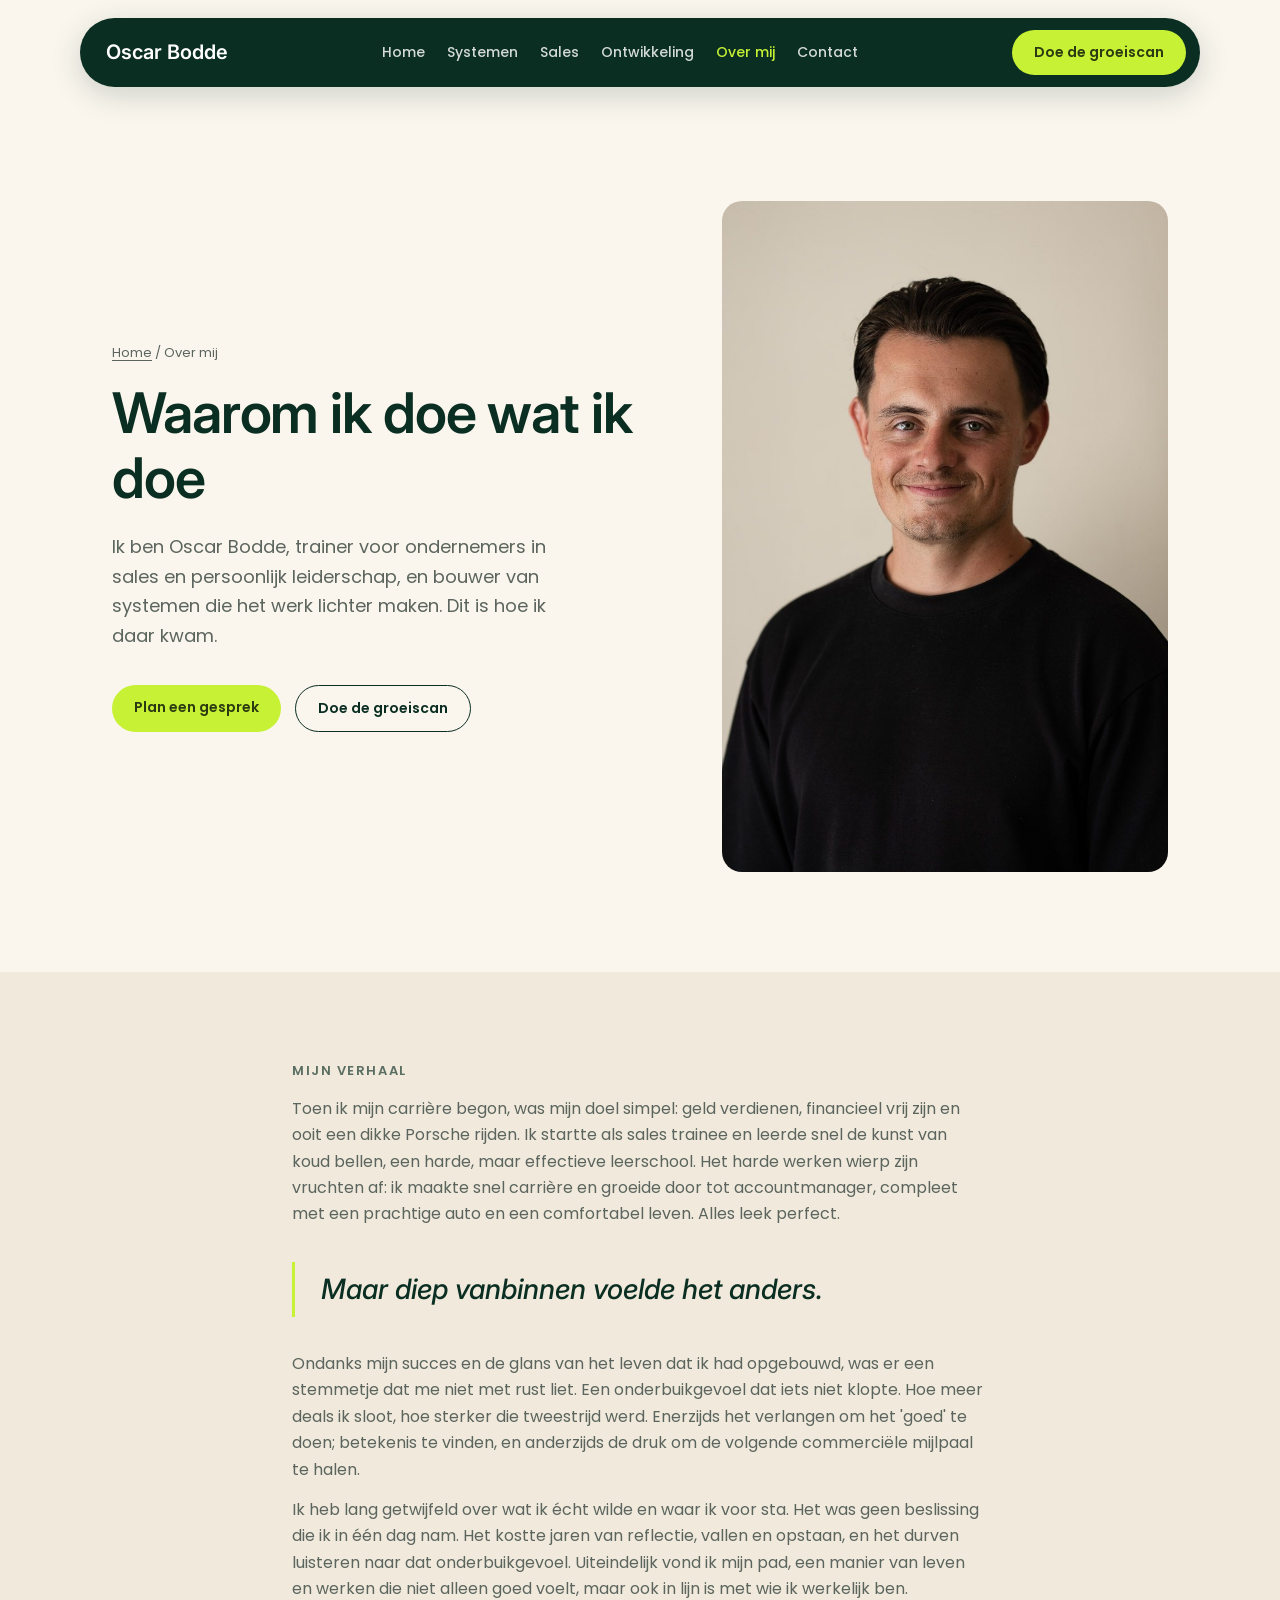
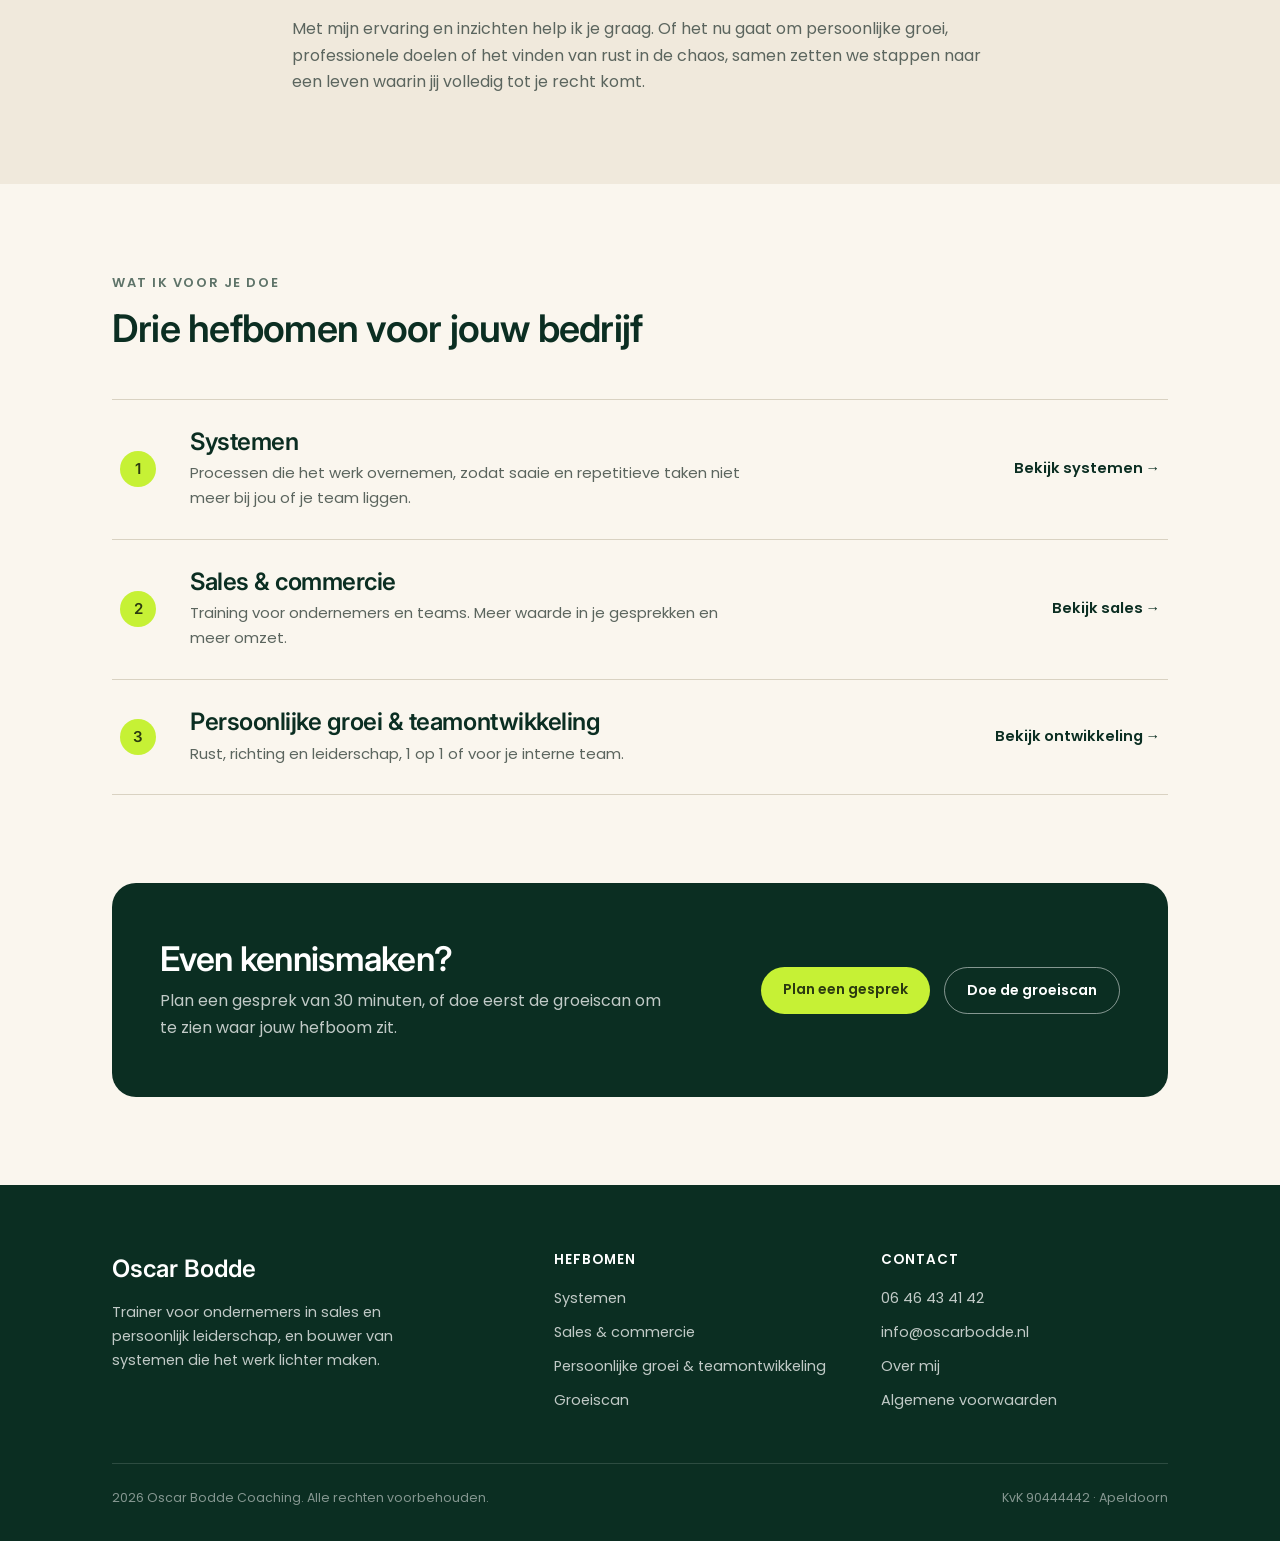
<file: over-mij.html>
<!DOCTYPE html>
<html lang="nl">
<head>
<meta charset="UTF-8">
<meta name="viewport" content="width=device-width, initial-scale=1.0">
<title>Over Oscar Bodde | Trainer in sales en persoonlijk leiderschap</title>
<meta name="description" content="Het verhaal van Oscar Bodde: van sales trainee en accountmanager naar trainer en coach voor ondernemers in sales en persoonlijk leiderschap.">
<meta name="robots" content="index, follow, max-image-preview:large">
<link rel="canonical" href="https://oscarbodde.nl/over-mij">
<script type="application/ld+json">
{
 "@context": "https://schema.org",
 "@graph": [
  {
   "@type": "ProfessionalService",
   "@id": "https://oscarbodde.nl/#bedrijf",
   "name": "Oscar Bodde Coaching",
   "url": "https://oscarbodde.nl/",
   "image": "https://oscarbodde.nl/images/oscar-bodde-trainer-apeldoorn.jpg",
   "description": "Trainer voor ondernemers in sales en persoonlijk leiderschap, en bouwer van systemen die het werk overnemen.",
   "address": {
    "@type": "PostalAddress",
    "streetAddress": "Beurtvaartstraat 75",
    "postalCode": "7311 MS",
    "addressLocality": "Apeldoorn",
    "addressCountry": "NL"
   },
   "telephone": "+31646434142",
   "email": "info@oscarbodde.nl",
   "areaServed": "NL",
   "founder": {
    "@id": "https://oscarbodde.nl/#oscar"
   },
   "sameAs": [
    "https://www.linkedin.com/in/oscar-bodde/"
   ]
  },
  {
   "@type": "Person",
   "@id": "https://oscarbodde.nl/#oscar",
   "name": "Oscar Bodde",
   "jobTitle": "Trainer in sales en persoonlijk leiderschap",
   "url": "https://oscarbodde.nl/over-mij",
   "image": "https://oscarbodde.nl/images/oscar-bodde-trainer-apeldoorn.jpg",
   "sameAs": [
    "https://www.linkedin.com/in/oscar-bodde/"
   ],
   "worksFor": {
    "@id": "https://oscarbodde.nl/#bedrijf"
   }
  },
  {
   "@type": "AboutPage",
   "name": "Over Oscar Bodde | Trainer in sales en persoonlijk leiderschap",
   "url": "https://oscarbodde.nl/over-mij",
   "about": {
    "@id": "https://oscarbodde.nl/#oscar"
   }
  },
  {
   "@type": "BreadcrumbList",
   "itemListElement": [
    {
     "@type": "ListItem",
     "position": 1,
     "name": "Home",
     "item": "https://oscarbodde.nl/"
    },
    {
     "@type": "ListItem",
     "position": 2,
     "name": "Over mij",
     "item": "https://oscarbodde.nl/over-mij"
    }
   ]
  }
 ]
}
</script>
<meta property="og:type" content="website">
<meta property="og:site_name" content="Oscar Bodde">
<meta property="og:title" content="Over Oscar Bodde | Trainer in sales en persoonlijk leiderschap">
<meta property="og:description" content="Het verhaal van Oscar Bodde: van sales trainee en accountmanager naar trainer en coach voor ondernemers in sales en persoonlijk leiderschap.">
<meta property="og:url" content="https://oscarbodde.nl/over-mij">
<meta property="og:image" content="https://oscarbodde.nl/images/og-home.jpg">
<meta property="og:image:width" content="1200">
<meta property="og:image:height" content="630">
<meta property="og:locale" content="nl_NL">
<meta name="twitter:card" content="summary_large_image">
<link rel="icon" type="image/png" sizes="32x32" href="/images/favicon-32.png">
<link rel="icon" type="image/png" sizes="16x16" href="/images/favicon-16.png">
<link rel="icon" type="image/png" sizes="192x192" href="/images/favicon-192.png">
<link rel="apple-touch-icon" sizes="180x180" href="/images/apple-touch-icon.png">
<link rel="preconnect" href="https://fonts.googleapis.com">
<link rel="preconnect" href="https://fonts.gstatic.com" crossorigin>
<link href="https://fonts.googleapis.com/css2?family=Inter:wght@400;500;600;700&family=Poppins:wght@400;500;600&display=swap" rel="stylesheet">
<link rel="stylesheet" href="/site.css?v=5">
</head>
<body>
<header>
  <div class="navpill">
    <a class="wordmark" href="/">Oscar Bodde</a>
    <nav class="links"><a href="/">Home</a><a href="/systemen">Systemen</a><a href="/commercie">Sales</a><a href="/ontwikkeling">Ontwikkeling</a><a href="/over-mij" class="actief">Over mij</a><a href="/#contact">Contact</a></nav>
    <div class="navcta"><a href="https://groeiscan.oscarbodde.nl/" class="cta-btn" target="_blank" rel="noopener">Doe de groeiscan</a></div>
    <button class="menu-toggle" id="menu-toggle" aria-label="Menu" aria-expanded="false">&#9776;</button>
  </div>
  <nav class="mobile-menu" id="mobile-menu">
    <a href="/">Home</a><a href="/systemen">Systemen</a><a href="/commercie">Sales</a><a href="/ontwikkeling">Ontwikkeling</a><a href="/over-mij" class="actief">Over mij</a><a href="/#contact">Contact</a>
    <a href="https://groeiscan.oscarbodde.nl/" class="cta-btn" target="_blank" rel="noopener" style="margin-top:6px;text-align:center;">Doe de groeiscan</a>
  </nav>
</header>

<section class="hero">
  <div class="wrap hero-grid">
    <div>
      <span class="crumb"><a href="/">Home</a> / Over mij</span>
      <h1 class="h1-pillar">Waarom ik doe wat ik doe</h1>
      <p class="lead">Ik ben Oscar Bodde, trainer voor ondernemers in sales en persoonlijk leiderschap, en bouwer van systemen die het werk lichter maken. Dit is hoe ik daar kwam.</p>
      <div class="hero-ctas">
        <a href="https://calendly.com/oscarbodde-info/30min" class="cta-btn" target="_blank" rel="noopener">Plan een gesprek</a>
        <a href="https://groeiscan.oscarbodde.nl/" class="cta-btn outline" target="_blank" rel="noopener">Doe de groeiscan</a>
      </div>
    </div>
    <img class="rounded" src="/images/oscar-bodde-trainer-apeldoorn.jpg" alt="Oscar Bodde, trainer in sales en persoonlijk leiderschap in Apeldoorn" width="798" height="1200" loading="eager" fetchpriority="high" decoding="async">
  </div>
</section>

<section class="sand">
  <div class="wrap" style="max-width:760px;">
    <span class="eyebrow">Mijn verhaal</span>
    <p>Toen ik mijn carrière begon, was mijn doel simpel: geld verdienen, financieel vrij zijn en ooit een dikke Porsche rijden. Ik startte als sales trainee en leerde snel de kunst van koud bellen, een harde, maar effectieve leerschool. Het harde werken wierp zijn vruchten af: ik maakte snel carrière en groeide door tot accountmanager, compleet met een prachtige auto en een comfortabel leven. Alles leek perfect.</p>
    <p class="pullquote">Maar diep vanbinnen voelde het anders.</p>
    <p>Ondanks mijn succes en de glans van het leven dat ik had opgebouwd, was er een stemmetje dat me niet met rust liet. Een onderbuikgevoel dat iets niet klopte. Hoe meer deals ik sloot, hoe sterker die tweestrijd werd. Enerzijds het verlangen om het 'goed' te doen; betekenis te vinden, en anderzijds de druk om de volgende commerciële mijlpaal te halen.</p>
    <p style="margin-top:14px;">Ik heb lang getwijfeld over wat ik écht wilde en waar ik voor sta. Het was geen beslissing die ik in één dag nam. Het kostte jaren van reflectie, vallen en opstaan, en het durven luisteren naar dat onderbuikgevoel. Uiteindelijk vond ik mijn pad, een manier van leven en werken die niet alleen goed voelt, maar ook in lijn is met wie ik werkelijk ben.</p>
    <p style="margin-top:14px;">Met mijn ervaring en inzichten help ik je graag. Of het nu gaat om persoonlijke groei, professionele doelen of het vinden van rust in de chaos, samen zetten we stappen naar een leven waarin jij volledig tot je recht komt.</p>
  </div>
</section>

<section>
  <div class="wrap">
    <div class="section-head"><span class="eyebrow">Wat ik voor je doe</span><h2>Drie hefbomen voor jouw bedrijf</h2></div>
    <div class="lever-list">
      <a class="lever" href="/systemen"><span class="num">1</span><div><h3>Systemen</h3><p>Processen die het werk overnemen, zodat saaie en repetitieve taken niet meer bij jou of je team liggen.</p></div><span class="more">Bekijk systemen</span></a>
      <a class="lever" href="/commercie"><span class="num">2</span><div><h3>Sales &amp; commercie</h3><p>Training voor ondernemers en teams. Meer waarde in je gesprekken en meer omzet.</p></div><span class="more">Bekijk sales</span></a>
      <a class="lever" href="/ontwikkeling"><span class="num">3</span><div><h3>Persoonlijke groei &amp; teamontwikkeling</h3><p>Rust, richting en leiderschap, 1 op 1 of voor je interne team.</p></div><span class="more">Bekijk ontwikkeling</span></a>
    </div>
  </div>
</section>
<section style="padding-top:0;">
  <div class="wrap">
    <div class="cta-band">
      <div>
        <h2>Even kennismaken?</h2>
        <p>Plan een gesprek van 30 minuten, of doe eerst de groeiscan om te zien waar jouw hefboom zit.</p>
      </div>
      <div class="hero-ctas">
        <a href="https://calendly.com/oscarbodde-info/30min" class="cta-btn" target="_blank" rel="noopener">Plan een gesprek</a>
        <a href="https://groeiscan.oscarbodde.nl/" class="cta-btn outline light" target="_blank" rel="noopener">Doe de groeiscan</a>
      </div>
    </div>
  </div>
</section>
<footer>
  <div class="wrap">
    <div class="foot-grid">
      <div>
        <div class="foot-word">Oscar Bodde</div>
        <p style="max-width:300px;">Trainer voor ondernemers in sales en persoonlijk leiderschap, en bouwer van systemen die het werk lichter maken.</p>
      </div>
      <div>
        <h5>Hefbomen</h5>
        <a href="/systemen">Systemen</a>
        <a href="/commercie">Sales &amp; commercie</a>
        <a href="/ontwikkeling">Persoonlijke groei &amp; teamontwikkeling</a>
        <a href="https://groeiscan.oscarbodde.nl/" target="_blank" rel="noopener">Groeiscan</a>
      </div>
      <div>
        <h5>Contact</h5>
        <a href="tel:0646434142">06 46 43 41 42</a>
        <a href="mailto:info@oscarbodde.nl">info@oscarbodde.nl</a>
        <a href="/over-mij">Over mij</a>
        <a href="/algemene-voorwaarden">Algemene voorwaarden</a>
      </div>
    </div>
    <div class="foot-bottom">
      <span>2026 Oscar Bodde Coaching. Alle rechten voorbehouden.</span>
      <span>KvK 90444442 · Apeldoorn</span>
    </div>
  </div>
</footer>
<script>

  const contactForm = document.getElementById('contact-form');
  if (contactForm) {
    contactForm.addEventListener('submit', async (e) => {
      e.preventDefault();
      const errorEl = document.getElementById('cf-error');
      const successEl = document.getElementById('cf-success');
      const submitBtn = document.getElementById('cf-submit');
      errorEl.style.display = 'none';
      successEl.style.display = 'none';

      const naam = document.getElementById('cf-naam').value.trim();
      const email = document.getElementById('cf-email').value.trim();
      const bericht = document.getElementById('cf-bericht').value.trim();

      if (!naam || !email || !bericht) {
        errorEl.textContent = 'Vul alle velden in.';
        errorEl.style.display = 'block';
        return;
      }

      submitBtn.disabled = true;
      submitBtn.textContent = 'Versturen...';

      try {
        const web3res = await fetch('https://api.web3forms.com/submit', {
          method: 'POST',
          headers: { 'Content-Type': 'application/json' },
          body: JSON.stringify({
            access_key: '8deb3e06-edb8-4c43-b4cf-5ee33a0d87e4',
            subject: 'Nieuw contactformulier bericht van ' + naam,
            name: naam,
            email: email,
            message: bericht
          })
        });

        if (!web3res.ok) throw new Error('Web3Forms send failed');

        // Ook opslaan in Supabase voor de admin-omgeving (mag stil falen; de mail is al onderweg)
        fetch('https://jtlymmrvowymdxsdbcgo.supabase.co/rest/v1/contact_messages', {
          method: 'POST',
          headers: {
            'Content-Type': 'application/json',
            'apikey': 'eyJhbGciOiJIUzI1NiIsInR5cCI6IkpXVCJ9.eyJpc3MiOiJzdXBhYmFzZSIsInJlZiI6Imp0bHltbXJ2b3d5bWR4c2RiY2dvIiwicm9sZSI6ImFub24iLCJpYXQiOjE3ODcyMjUyMTUsImV4cCI6MjEwMjgwMTIxNX0.wrRMxZYkUS5vYngkTBNUeXaUeW9xP8IGVjiXgpBF_OY',
            'Authorization': 'Bearer eyJhbGciOiJIUzI1NiIsInR5cCI6IkpXVCJ9.eyJpc3MiOiJzdXBhYmFzZSIsInJlZiI6Imp0bHltbXJ2b3d5bWR4c2RiY2dvIiwicm9sZSI6ImFub24iLCJpYXQiOjE3ODcyMjUyMTUsImV4cCI6MjEwMjgwMTIxNX0.wrRMxZYkUS5vYngkTBNUeXaUeW9xP8IGVjiXgpBF_OY'
          },
          body: JSON.stringify({ naam, email, bericht })
        }).catch(() => {});

        contactForm.reset();
        successEl.style.display = 'block';
      } catch (err) {
        errorEl.textContent = 'Er ging iets mis bij het versturen. Probeer het nog eens, of mail direct naar info@oscarbodde.nl.';
        errorEl.style.display = 'block';
      } finally {
        submitBtn.disabled = false;
        submitBtn.textContent = 'Verzenden';
      }
    });
  }
  const menuToggle = document.getElementById('menu-toggle');
  const mobileMenu = document.getElementById('mobile-menu');
  if (menuToggle && mobileMenu) {
    menuToggle.addEventListener('click', () => {
      const isOpen = mobileMenu.classList.toggle('open');
      menuToggle.innerHTML = isOpen ? '&times;' : '&#9776;';
      menuToggle.setAttribute('aria-expanded', isOpen ? 'true' : 'false');
    });
    mobileMenu.querySelectorAll('a').forEach((link) => {
      link.addEventListener('click', () => {
        mobileMenu.classList.remove('open');
        menuToggle.innerHTML = '&#9776;';
        menuToggle.setAttribute('aria-expanded', 'false');
      });
    });
  }


</script>
</body>
</html>
</file>
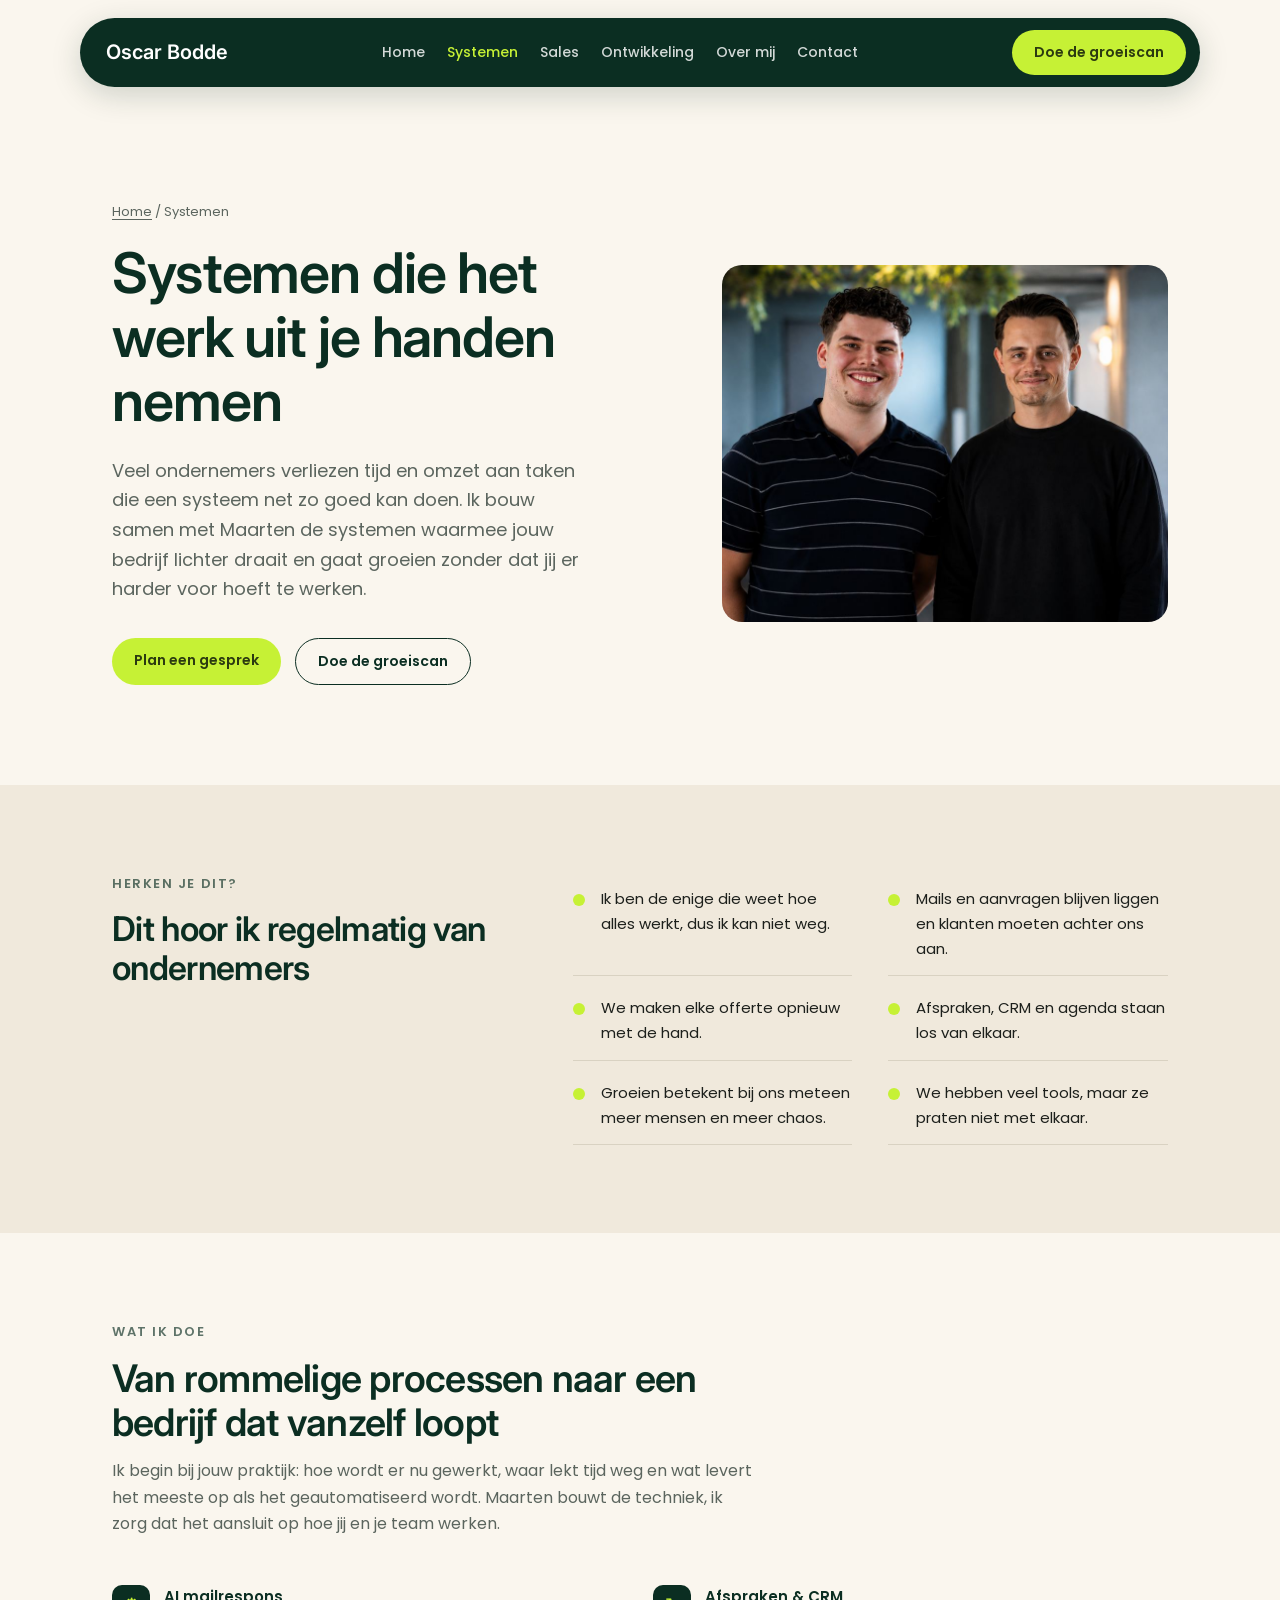
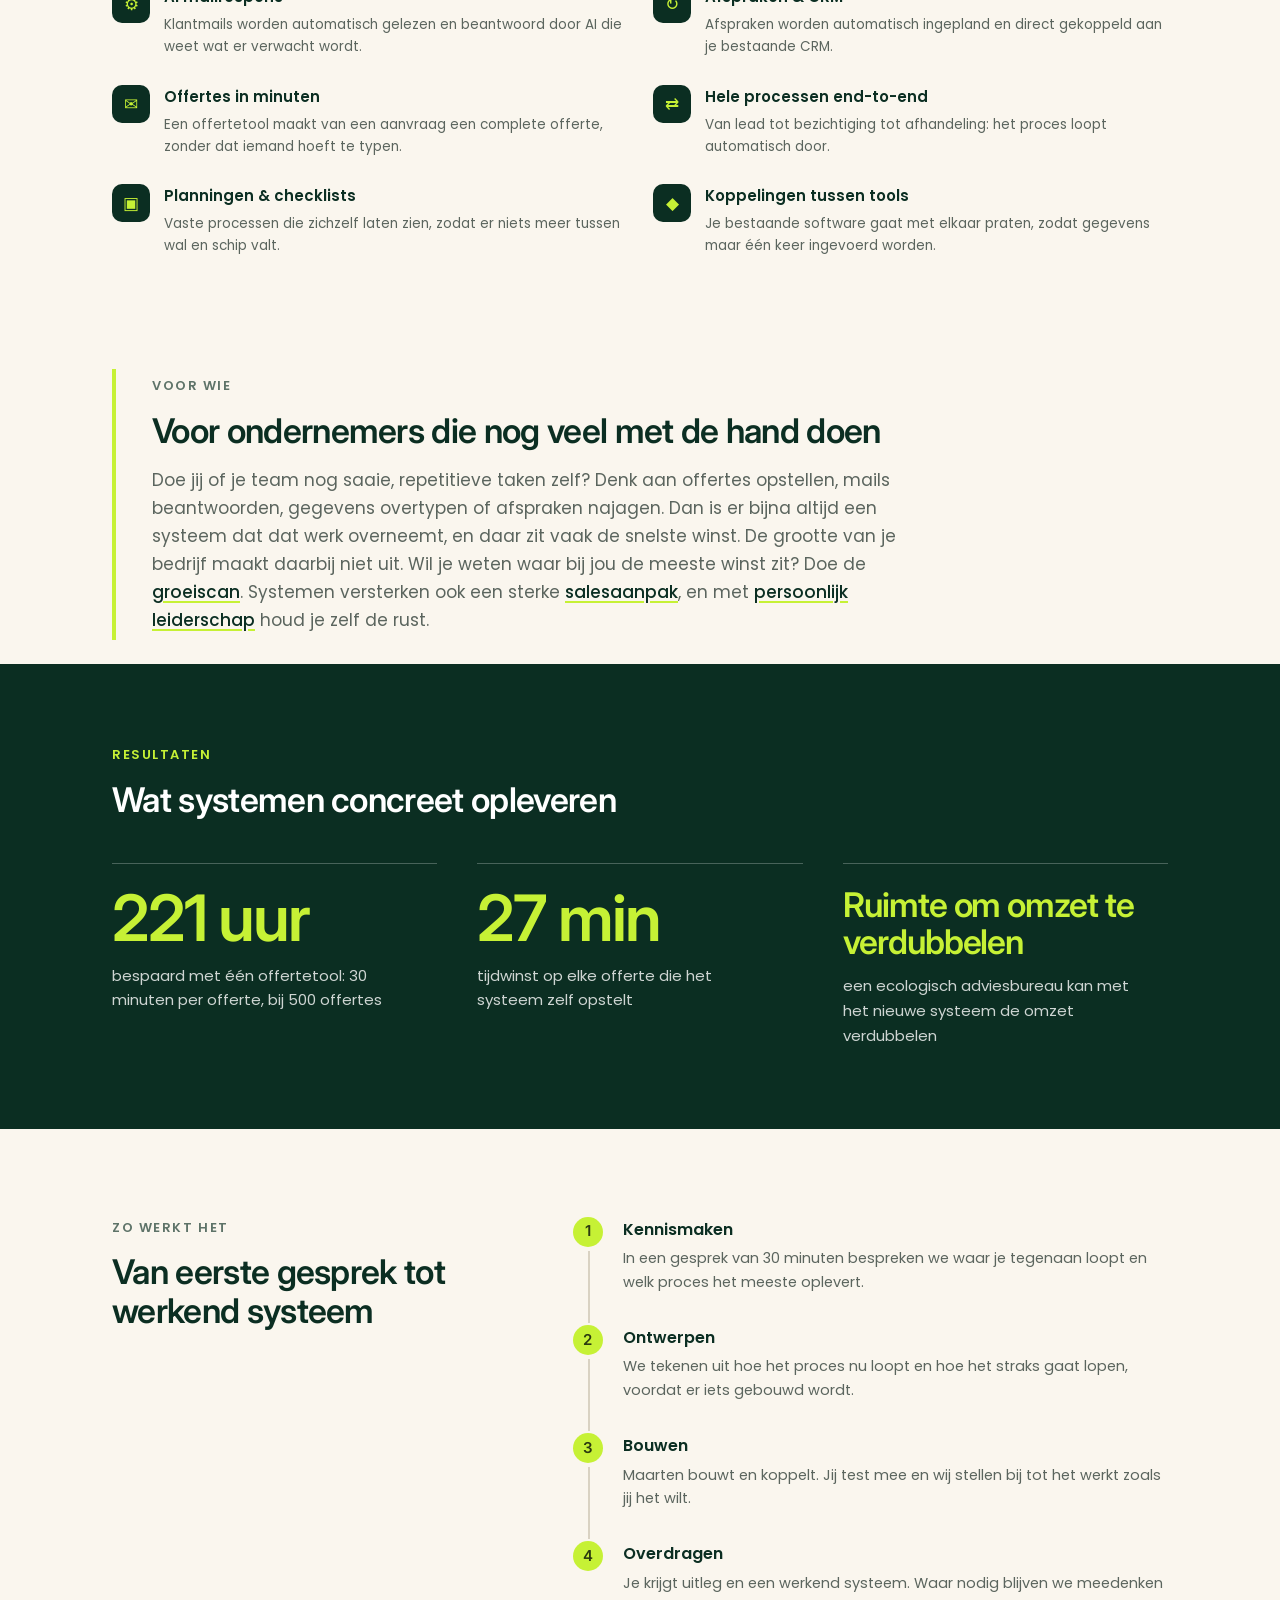
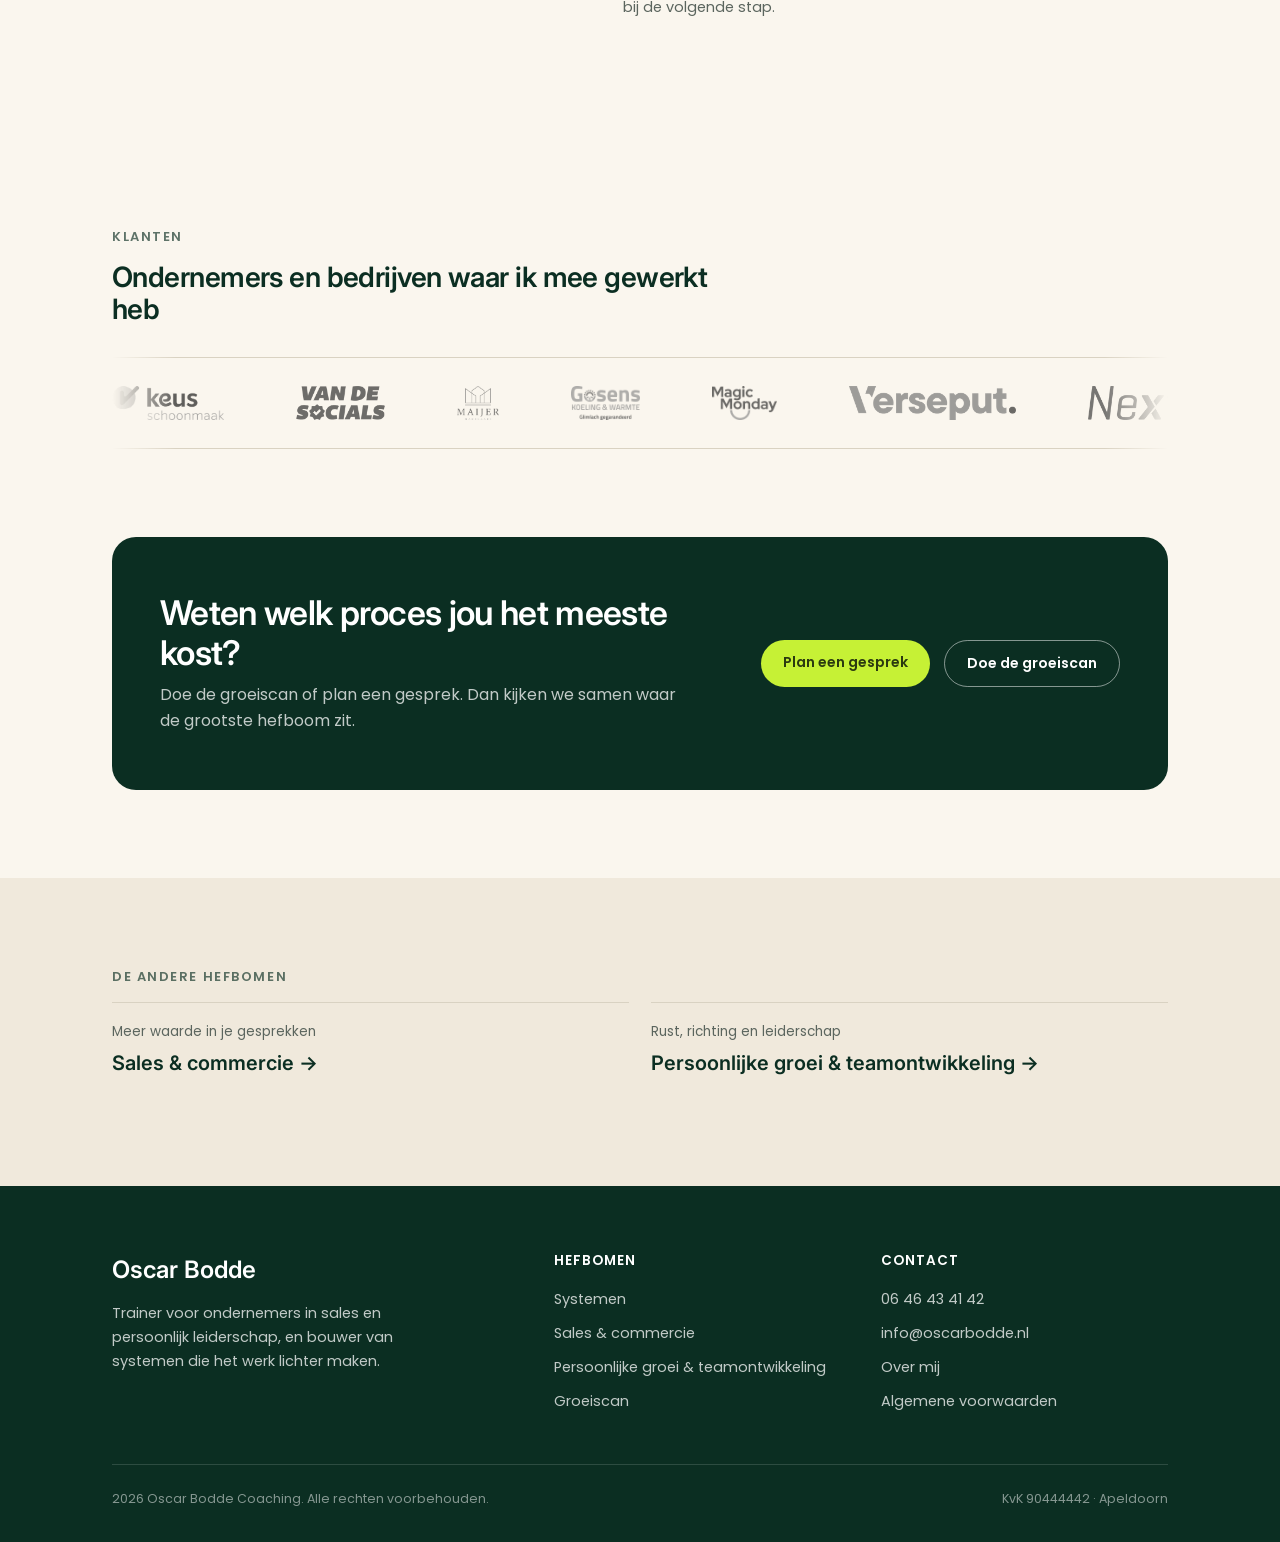
<file: systemen.html>
<!DOCTYPE html>
<html lang="nl">
<head>
<meta charset="UTF-8">
<meta name="viewport" content="width=device-width, initial-scale=1.0">
<title>Systemen voor ondernemers | Oscar Bodde, Apeldoorn</title>
<meta name="description" content="Systemen die het werk in je bedrijf overnemen: automatisering, koppelingen tussen tools en processen die vanzelf lopen. Voor ondernemers die veel met de hand doen.">
<meta name="robots" content="index, follow, max-image-preview:large">
<link rel="canonical" href="https://oscarbodde.nl/systemen">
<script type="application/ld+json">
{
 "@context": "https://schema.org",
 "@graph": [
  {
   "@type": "ProfessionalService",
   "@id": "https://oscarbodde.nl/#bedrijf",
   "name": "Oscar Bodde Coaching",
   "url": "https://oscarbodde.nl/",
   "image": "https://oscarbodde.nl/images/oscar-bodde-trainer-apeldoorn.jpg",
   "description": "Trainer voor ondernemers in sales en persoonlijk leiderschap, en bouwer van systemen die het werk overnemen.",
   "address": {
    "@type": "PostalAddress",
    "streetAddress": "Beurtvaartstraat 75",
    "postalCode": "7311 MS",
    "addressLocality": "Apeldoorn",
    "addressCountry": "NL"
   },
   "telephone": "+31646434142",
   "email": "info@oscarbodde.nl",
   "areaServed": "NL",
   "founder": {
    "@id": "https://oscarbodde.nl/#oscar"
   },
   "sameAs": [
    "https://www.linkedin.com/in/oscar-bodde/"
   ]
  },
  {
   "@type": "Person",
   "@id": "https://oscarbodde.nl/#oscar",
   "name": "Oscar Bodde",
   "jobTitle": "Trainer in sales en persoonlijk leiderschap",
   "url": "https://oscarbodde.nl/over-mij",
   "image": "https://oscarbodde.nl/images/oscar-bodde-trainer-apeldoorn.jpg",
   "sameAs": [
    "https://www.linkedin.com/in/oscar-bodde/"
   ],
   "worksFor": {
    "@id": "https://oscarbodde.nl/#bedrijf"
   }
  },
  {
   "@type": "Service",
   "name": "Systemen en automatisering voor ondernemers",
   "description": "Automatisering, koppelingen tussen tools en processen die het werk in een bedrijf overnemen.",
   "serviceType": "Systemen",
   "url": "https://oscarbodde.nl/systemen",
   "provider": {
    "@id": "https://oscarbodde.nl/#bedrijf"
   },
   "areaServed": {
    "@type": "Country",
    "name": "Nederland"
   }
  },
  {
   "@type": "BreadcrumbList",
   "itemListElement": [
    {
     "@type": "ListItem",
     "position": 1,
     "name": "Home",
     "item": "https://oscarbodde.nl/"
    },
    {
     "@type": "ListItem",
     "position": 2,
     "name": "Systemen",
     "item": "https://oscarbodde.nl/systemen"
    }
   ]
  }
 ]
}
</script>
<meta property="og:type" content="website">
<meta property="og:site_name" content="Oscar Bodde">
<meta property="og:title" content="Systemen voor ondernemers | Oscar Bodde, Apeldoorn">
<meta property="og:description" content="Systemen die het werk in je bedrijf overnemen: automatisering, koppelingen tussen tools en processen die vanzelf lopen. Voor ondernemers die veel met de hand doen.">
<meta property="og:url" content="https://oscarbodde.nl/systemen">
<meta property="og:image" content="https://oscarbodde.nl/images/og-systemen.jpg">
<meta property="og:image:width" content="1200">
<meta property="og:image:height" content="630">
<meta property="og:locale" content="nl_NL">
<meta name="twitter:card" content="summary_large_image">
<link rel="icon" type="image/png" sizes="32x32" href="/images/favicon-32.png">
<link rel="icon" type="image/png" sizes="16x16" href="/images/favicon-16.png">
<link rel="icon" type="image/png" sizes="192x192" href="/images/favicon-192.png">
<link rel="apple-touch-icon" sizes="180x180" href="/images/apple-touch-icon.png">
<link rel="preconnect" href="https://fonts.googleapis.com">
<link rel="preconnect" href="https://fonts.gstatic.com" crossorigin>
<link href="https://fonts.googleapis.com/css2?family=Inter:wght@400;500;600;700&family=Poppins:wght@400;500;600&display=swap" rel="stylesheet">
<link rel="stylesheet" href="/site.css?v=5">
</head>
<body>
<header>
  <div class="navpill">
    <a class="wordmark" href="/">Oscar Bodde</a>
    <nav class="links"><a href="/">Home</a><a href="/systemen" class="actief">Systemen</a><a href="/commercie">Sales</a><a href="/ontwikkeling">Ontwikkeling</a><a href="/over-mij">Over mij</a><a href="/#contact">Contact</a></nav>
    <div class="navcta"><a href="https://groeiscan.oscarbodde.nl/" class="cta-btn" target="_blank" rel="noopener">Doe de groeiscan</a></div>
    <button class="menu-toggle" id="menu-toggle" aria-label="Menu" aria-expanded="false">&#9776;</button>
  </div>
  <nav class="mobile-menu" id="mobile-menu">
    <a href="/">Home</a><a href="/systemen" class="actief">Systemen</a><a href="/commercie">Sales</a><a href="/ontwikkeling">Ontwikkeling</a><a href="/over-mij">Over mij</a><a href="/#contact">Contact</a>
    <a href="https://groeiscan.oscarbodde.nl/" class="cta-btn" target="_blank" rel="noopener" style="margin-top:6px;text-align:center;">Doe de groeiscan</a>
  </nav>
</header>

<section class="hero">
  <div class="wrap hero-grid">
    <div>
      <span class="crumb"><a href="/">Home</a> / Systemen</span>
      <h1 class="h1-pillar">Systemen die het werk uit je handen nemen</h1>
      <p class="lead">Veel ondernemers verliezen tijd en omzet aan taken die een systeem net zo goed kan doen. Ik bouw samen met Maarten de systemen waarmee jouw bedrijf lichter draait en gaat groeien zonder dat jij er harder voor hoeft te werken.</p>
      <div class="hero-ctas">
        <a href="https://calendly.com/oscarbodde-info/30min" class="cta-btn" target="_blank" rel="noopener">Plan een gesprek</a>
        <a href="https://groeiscan.oscarbodde.nl/" class="cta-btn outline" target="_blank" rel="noopener">Doe de groeiscan</a>
      </div>
    </div>
    <img class="rounded" src="/images/oscar-bodde-maarten-systemen-bouwen.jpg" alt="Oscar Bodde en Maarten werken samen aan systemen en automatisering voor ondernemers" width="900" height="720" loading="eager" fetchpriority="high" decoding="async">
  </div>
</section>

<section class="sand">
  <div class="wrap split">
    <div class="split-head"><span class="eyebrow">Herken je dit?</span><h2>Dit hoor ik regelmatig van ondernemers</h2></div>
    <ul class="recognize-plain"><li>Ik ben de enige die weet hoe alles werkt, dus ik kan niet weg.</li><li>Mails en aanvragen blijven liggen en klanten moeten achter ons aan.</li><li>We maken elke offerte opnieuw met de hand.</li><li>Afspraken, CRM en agenda staan los van elkaar.</li><li>Groeien betekent bij ons meteen meer mensen en meer chaos.</li><li>We hebben veel tools, maar ze praten niet met elkaar.</li></ul>
  </div>
</section>

<section>
  <div class="wrap">
    <div class="section-head"><span class="eyebrow">Wat ik doe</span><h2>Van rommelige processen naar een bedrijf dat vanzelf loopt</h2><p style="margin-top:14px;">Ik begin bij jouw praktijk: hoe wordt er nu gewerkt, waar lekt tijd weg en wat levert het meeste op als het geautomatiseerd wordt. Maarten bouwt de techniek, ik zorg dat het aansluit op hoe jij en je team werken.</p></div>
    <div class="feature-grid wide two"><div class="feature"><span class="ic">&#9881;</span><div><h4>AI mailrespons</h4><p>Klantmails worden automatisch gelezen en beantwoord door AI die weet wat er verwacht wordt.</p></div></div><div class="feature"><span class="ic">&#8635;</span><div><h4>Afspraken &amp; CRM</h4><p>Afspraken worden automatisch ingepland en direct gekoppeld aan je bestaande CRM.</p></div></div><div class="feature"><span class="ic">&#9993;</span><div><h4>Offertes in minuten</h4><p>Een offertetool maakt van een aanvraag een complete offerte, zonder dat iemand hoeft te typen.</p></div></div><div class="feature"><span class="ic">&#8644;</span><div><h4>Hele processen end-to-end</h4><p>Van lead tot bezichtiging tot afhandeling: het proces loopt automatisch door.</p></div></div><div class="feature"><span class="ic">&#9635;</span><div><h4>Planningen &amp; checklists</h4><p>Vaste processen die zichzelf laten zien, zodat er niets meer tussen wal en schip valt.</p></div></div><div class="feature"><span class="ic">&#9670;</span><div><h4>Koppelingen tussen tools</h4><p>Je bestaande software gaat met elkaar praten, zodat gegevens maar één keer ingevoerd worden.</p></div></div></div>
  </div>
</section>

<section class="voorwie">
  <div class="wrap">
    <div class="voorwie-box">
      <span class="eyebrow">Voor wie</span>
      <h2>Voor ondernemers die nog veel met de hand doen</h2>
      <p>Doe jij of je team nog saaie, repetitieve taken zelf? Denk aan offertes opstellen, mails beantwoorden, gegevens overtypen of afspraken najagen. Dan is er bijna altijd een systeem dat dat werk overneemt, en daar zit vaak de snelste winst. De grootte van je bedrijf maakt daarbij niet uit. Wil je weten waar bij jou de meeste winst zit? Doe de <a class="textlink" href="https://groeiscan.oscarbodde.nl/" target="_blank" rel="noopener">groeiscan</a>. Systemen versterken ook een sterke <a class="textlink" href="/commercie">salesaanpak</a>, en met <a class="textlink" href="/ontwikkeling">persoonlijk leiderschap</a> houd je zelf de rust.</p>
    </div>
  </div>
</section>

<section class="band">
  <div class="wrap">
    <span class="eyebrow">Resultaten</span>
    <h2>Wat systemen concreet opleveren</h2>
    <div class="stats"><div class="stat"><div class="big"><span class="count" data-to="250">250</span> uur</div><p>bespaard met één offertetool: 30 minuten per offerte, bij 500 offertes</p></div><div class="stat"><div class="big"><span class="count" data-to="30">30</span> min</div><p>tijdwinst op elke offerte die het systeem zelf opstelt</p></div><div class="stat"><div class="big long">Ruimte om omzet te verdubbelen</div><p>een ecologisch adviesbureau kan met het nieuwe systeem de omzet verdubbelen</p></div></div>
  </div>
</section>

<section>
  <div class="wrap split">
    <div class="split-head"><span class="eyebrow">Zo werkt het</span><h2>Van eerste gesprek tot werkend systeem</h2></div>
    <ol class="timeline"><li><span class="step-num">1</span><div><h4>Kennismaken</h4><p>In een gesprek van 30 minuten bespreken we waar je tegenaan loopt en welk proces het meeste oplevert.</p></div></li><li><span class="step-num">2</span><div><h4>Ontwerpen</h4><p>We tekenen uit hoe het proces nu loopt en hoe het straks gaat lopen, voordat er iets gebouwd wordt.</p></div></li><li><span class="step-num">3</span><div><h4>Bouwen</h4><p>Maarten bouwt en koppelt. Jij test mee en wij stellen bij tot het werkt zoals jij het wilt.</p></div></li><li><span class="step-num">4</span><div><h4>Overdragen</h4><p>Je krijgt uitleg en een werkend systeem. Waar nodig blijven we meedenken bij de volgende stap.</p></div></li></ol>
  </div>
</section>

<section id="klanten">
  <div class="wrap">
    <div class="section-head" style="margin-bottom:32px;">
      <span class="eyebrow">Klanten</span>
      <h2 style="font-size:28px;">Ondernemers en bedrijven waar ik mee gewerkt heb</h2>
    </div>
    <div class="logo-marquee"><div class="logo-marquee-track"><img src="/images/logo-keus-schoonmaak.png" alt="Keus Schoonmaak, klant van Oscar Bodde" height="34" loading="lazy"><img src="/images/logo-van-de-socials.png" alt="Van de Socials, klant van Oscar Bodde" height="34" loading="lazy"><img src="/images/logo-maijer-makelaars.png" alt="Maijer Makelaars, klant van Oscar Bodde" height="34" loading="lazy"><img src="/images/logo-gosens-koeling-warmte.png" alt="Gosens Koeling & Warmte, klant van Oscar Bodde" height="34" loading="lazy"><img src="/images/logo-magic-monday.png" alt="Magic Monday, klant van Oscar Bodde" height="34" loading="lazy"><img src="/images/logo-verseput.png" alt="Verseput, klant van Oscar Bodde" height="34" loading="lazy"><img src="/images/logo-nextens.png" alt="Nextens, klant van Oscar Bodde" height="34" loading="lazy"><img src="/images/logo-hlpc.png" alt="HLPC, klant van Oscar Bodde" height="34" loading="lazy"><img src="/images/logo-keus-schoonmaak.png" alt="Keus Schoonmaak, klant van Oscar Bodde" height="34" loading="lazy"><img src="/images/logo-van-de-socials.png" alt="Van de Socials, klant van Oscar Bodde" height="34" loading="lazy"><img src="/images/logo-maijer-makelaars.png" alt="Maijer Makelaars, klant van Oscar Bodde" height="34" loading="lazy"><img src="/images/logo-gosens-koeling-warmte.png" alt="Gosens Koeling & Warmte, klant van Oscar Bodde" height="34" loading="lazy"><img src="/images/logo-magic-monday.png" alt="Magic Monday, klant van Oscar Bodde" height="34" loading="lazy"><img src="/images/logo-verseput.png" alt="Verseput, klant van Oscar Bodde" height="34" loading="lazy"><img src="/images/logo-nextens.png" alt="Nextens, klant van Oscar Bodde" height="34" loading="lazy"><img src="/images/logo-hlpc.png" alt="HLPC, klant van Oscar Bodde" height="34" loading="lazy"></div></div>
  </div>
</section>
<section style="padding-top:0;">
  <div class="wrap">
    <div class="cta-band">
      <div>
        <h2>Weten welk proces jou het meeste kost?</h2>
        <p>Doe de groeiscan of plan een gesprek. Dan kijken we samen waar de grootste hefboom zit.</p>
      </div>
      <div class="hero-ctas">
        <a href="https://calendly.com/oscarbodde-info/30min" class="cta-btn" target="_blank" rel="noopener">Plan een gesprek</a>
        <a href="https://groeiscan.oscarbodde.nl/" class="cta-btn outline light" target="_blank" rel="noopener">Doe de groeiscan</a>
      </div>
    </div>
  </div>
</section>
<section class="sand">
  <div class="wrap">
    <span class="eyebrow">De andere hefbomen</span>
    <div class="next-links"><a class="next-link" href="/commercie"><span>Meer waarde in je gesprekken</span><b>Sales &amp; commercie &rarr;</b></a><a class="next-link" href="/ontwikkeling"><span>Rust, richting en leiderschap</span><b>Persoonlijke groei &amp; teamontwikkeling &rarr;</b></a></div>
  </div>
</section>
<footer>
  <div class="wrap">
    <div class="foot-grid">
      <div>
        <div class="foot-word">Oscar Bodde</div>
        <p style="max-width:300px;">Trainer voor ondernemers in sales en persoonlijk leiderschap, en bouwer van systemen die het werk lichter maken.</p>
      </div>
      <div>
        <h5>Hefbomen</h5>
        <a href="/systemen">Systemen</a>
        <a href="/commercie">Sales &amp; commercie</a>
        <a href="/ontwikkeling">Persoonlijke groei &amp; teamontwikkeling</a>
        <a href="https://groeiscan.oscarbodde.nl/" target="_blank" rel="noopener">Groeiscan</a>
      </div>
      <div>
        <h5>Contact</h5>
        <a href="tel:0646434142">06 46 43 41 42</a>
        <a href="mailto:info@oscarbodde.nl">info@oscarbodde.nl</a>
        <a href="/over-mij">Over mij</a>
        <a href="/algemene-voorwaarden">Algemene voorwaarden</a>
      </div>
    </div>
    <div class="foot-bottom">
      <span>2026 Oscar Bodde Coaching. Alle rechten voorbehouden.</span>
      <span>KvK 90444442 · Apeldoorn</span>
    </div>
  </div>
</footer>
<script>

  const contactForm = document.getElementById('contact-form');
  if (contactForm) {
    contactForm.addEventListener('submit', async (e) => {
      e.preventDefault();
      const errorEl = document.getElementById('cf-error');
      const successEl = document.getElementById('cf-success');
      const submitBtn = document.getElementById('cf-submit');
      errorEl.style.display = 'none';
      successEl.style.display = 'none';

      const naam = document.getElementById('cf-naam').value.trim();
      const email = document.getElementById('cf-email').value.trim();
      const bericht = document.getElementById('cf-bericht').value.trim();

      if (!naam || !email || !bericht) {
        errorEl.textContent = 'Vul alle velden in.';
        errorEl.style.display = 'block';
        return;
      }

      submitBtn.disabled = true;
      submitBtn.textContent = 'Versturen...';

      try {
        const web3res = await fetch('https://api.web3forms.com/submit', {
          method: 'POST',
          headers: { 'Content-Type': 'application/json' },
          body: JSON.stringify({
            access_key: '8deb3e06-edb8-4c43-b4cf-5ee33a0d87e4',
            subject: 'Nieuw contactformulier bericht van ' + naam,
            name: naam,
            email: email,
            message: bericht
          })
        });

        if (!web3res.ok) throw new Error('Web3Forms send failed');

        // Ook opslaan in Supabase voor de admin-omgeving (mag stil falen; de mail is al onderweg)
        fetch('https://jtlymmrvowymdxsdbcgo.supabase.co/rest/v1/contact_messages', {
          method: 'POST',
          headers: {
            'Content-Type': 'application/json',
            'apikey': 'eyJhbGciOiJIUzI1NiIsInR5cCI6IkpXVCJ9.eyJpc3MiOiJzdXBhYmFzZSIsInJlZiI6Imp0bHltbXJ2b3d5bWR4c2RiY2dvIiwicm9sZSI6ImFub24iLCJpYXQiOjE3ODcyMjUyMTUsImV4cCI6MjEwMjgwMTIxNX0.wrRMxZYkUS5vYngkTBNUeXaUeW9xP8IGVjiXgpBF_OY',
            'Authorization': 'Bearer eyJhbGciOiJIUzI1NiIsInR5cCI6IkpXVCJ9.eyJpc3MiOiJzdXBhYmFzZSIsInJlZiI6Imp0bHltbXJ2b3d5bWR4c2RiY2dvIiwicm9sZSI6ImFub24iLCJpYXQiOjE3ODcyMjUyMTUsImV4cCI6MjEwMjgwMTIxNX0.wrRMxZYkUS5vYngkTBNUeXaUeW9xP8IGVjiXgpBF_OY'
          },
          body: JSON.stringify({ naam, email, bericht })
        }).catch(() => {});

        contactForm.reset();
        successEl.style.display = 'block';
      } catch (err) {
        errorEl.textContent = 'Er ging iets mis bij het versturen. Probeer het nog eens, of mail direct naar info@oscarbodde.nl.';
        errorEl.style.display = 'block';
      } finally {
        submitBtn.disabled = false;
        submitBtn.textContent = 'Verzenden';
      }
    });
  }
  const menuToggle = document.getElementById('menu-toggle');
  const mobileMenu = document.getElementById('mobile-menu');
  if (menuToggle && mobileMenu) {
    menuToggle.addEventListener('click', () => {
      const isOpen = mobileMenu.classList.toggle('open');
      menuToggle.innerHTML = isOpen ? '&times;' : '&#9776;';
      menuToggle.setAttribute('aria-expanded', isOpen ? 'true' : 'false');
    });
    mobileMenu.querySelectorAll('a').forEach((link) => {
      link.addEventListener('click', () => {
        mobileMenu.classList.remove('open');
        menuToggle.innerHTML = '&#9776;';
        menuToggle.setAttribute('aria-expanded', 'false');
      });
    });
  }


  (function(){
    const els = document.querySelectorAll('.count');
    if(!els.length || !('IntersectionObserver' in window)) return;
    const run = (el)=>{
      const to = parseInt(el.dataset.to,10), t0 = performance.now(), d = 1400;
      const tick = (t)=>{
        const p = Math.min(1,(t-t0)/d), e = 1-Math.pow(1-p,3);
        el.textContent = Math.round(to*e).toLocaleString('nl-NL');
        if(p<1) requestAnimationFrame(tick);
      };
      requestAnimationFrame(tick);
    };
    const obs = new IntersectionObserver((entries)=>{
      entries.forEach(en=>{ if(en.isIntersecting){ run(en.target); obs.unobserve(en.target);} });
    },{threshold:0.6});
    els.forEach(el=>obs.observe(el));
  })();
</script>
</body>
</html>
</file>
<file: site.css>
:root{
    --forest:#0B2E22;
    --forest-2:#143D2E;
    --lime:#C6F135;
    --lime-ink:#2B3A10;
    --cream:#FAF6EE;
    --sand:#F0E9DC;
    --ink:#1C1F1B;
    --ink-soft:#5B655E;
    --line:#D9D2C2;
    --radius:14px;
  }
  *{box-sizing:border-box;margin:0;padding:0;}
  html{scroll-behavior:smooth;}
  body{
    font-family:'Poppins',sans-serif;
    color:var(--ink);
    background:var(--cream);
    line-height:1.65;
    -webkit-font-smoothing:antialiased;
  }
  h1,h2,h3{
    font-family:'Inter',sans-serif;
    font-weight:600;
    line-height:1.15;
    letter-spacing:-0.02em;
    color:var(--forest);
  }
  p{color:var(--ink-soft);}
  a{color:inherit;text-decoration:none;}
  .wrap{max-width:1120px;margin:0 auto;padding:0 32px;}
  .eyebrow{
    font-size:13px;
    font-weight:600;
    letter-spacing:0.12em;
    text-transform:uppercase;
    color:var(--forest);
    opacity:0.65;
    margin-bottom:14px;
    display:block;
  }

  /* NAV */
  header{
    position:sticky;top:0;z-index:50;
    padding:18px 24px;
  }
  .navpill{
    max-width:1120px;margin:0 auto;
    background:var(--forest);
    border-radius:999px;
    padding:12px 14px 12px 26px;
    display:flex;align-items:center;justify-content:space-between;
    box-shadow:0 8px 30px rgba(11,46,34,0.18);
  }
  .wordmark{
    font-family:'Inter',sans-serif;
    font-size:20px;
    font-weight:600;
    color:#fff;
  }
  nav.links{display:flex;gap:22px;}
  nav.links a{
    color:rgba(255,255,255,0.82);
    font-size:14px;
    font-weight:500;
    white-space:nowrap;
    transition:color .15s ease;
  }
  nav.links a:hover{color:var(--lime);}
  .cta-btn{
    background:var(--lime);
    color:var(--lime-ink);
    font-weight:600;
    font-size:14px;
    padding:11px 22px;
    border-radius:999px;
    border:none;
    cursor:pointer;
    display:inline-block;
  }
  .cta-btn.outline{
    background:transparent;
    border:1.5px solid var(--forest);
    color:var(--forest);
  }
  .cta-btn.outline.light{border-color:rgba(255,255,255,0.5);color:#fff;}
  .navcta{display:flex;align-items:center;gap:16px;}
  .menu-toggle{display:none;background:none;border:none;color:#fff;font-size:22px;cursor:pointer;}

  .mobile-menu{
    display:none;
    flex-direction:column;
    max-width:1120px;margin:8px auto 0;
    background:var(--forest);
    border-radius:20px;
    padding:10px 20px 18px;
    box-shadow:0 8px 30px rgba(11,46,34,0.18);
  }
  .mobile-menu.open{display:flex;}
  .mobile-menu a{
    color:rgba(255,255,255,0.85);
    font-size:15px;font-weight:500;
    padding:12px 4px;
    border-bottom:1px solid rgba(255,255,255,0.1);
  }
  .mobile-menu a:last-child{border-bottom:none;}
  .mobile-menu a.cta-btn{border-bottom:none;color:var(--lime-ink);}

  /* HERO */
  .hero{
    padding:96px 0 100px;
  }
  .hero-grid{
    display:grid;
    grid-template-columns:1.1fr 0.9fr;
    gap:64px;
    align-items:center;
  }
  .hero h1{
    font-size:56px;
    margin-bottom:22px;
  }
  .hero p.lead{
    font-size:18px;
    max-width:480px;
    margin-bottom:34px;
  }
  .hero-ctas{display:flex;gap:14px;flex-wrap:wrap;}
  .photo-block{
    aspect-ratio:4/5;
    border-radius:20px;
    background:linear-gradient(155deg,var(--forest) 0%, var(--forest-2) 55%, var(--lime) 165%);
    display:flex;align-items:flex-end;
    padding:22px;
    position:relative;
    overflow:hidden;
  }
  .photo-label{
    background:rgba(250,246,238,0.94);
    color:var(--forest);
    font-size:12.5px;
    font-weight:600;
    padding:8px 14px;
    border-radius:999px;
  }
  .photo-block.wide{aspect-ratio:16/10;}
  img.photo-block{object-fit:cover;object-position:center top;display:block;width:100%;height:auto;padding:0;background:none;}

  /* SECTION SHELLS */
  section{padding:88px 0;}
  .sand{background:var(--sand);}
  .section-head{max-width:640px;margin-bottom:48px;}
  .section-head h2{font-size:38px;}

  /* GROEISCAN / DIAL */
  .dial-row{
    display:grid;
    grid-template-columns:280px 1fr;
    gap:56px;
    align-items:center;
    margin-bottom:56px;
  }
  .dial-caption{
    text-align:center;
    font-size:13px;
    color:var(--ink-soft);
    margin-top:10px;
  }
  .tabs{display:flex;gap:8px;margin-bottom:32px;flex-wrap:wrap;}
  .tab-btn{
    padding:10px 20px;
    border-radius:999px;
    border:1.5px solid var(--line);
    background:transparent;
    color:var(--ink-soft);
    font-family:'Poppins',sans-serif;
    font-size:14.5px;
    font-weight:500;
    cursor:pointer;
    transition:all .15s ease;
  }
  .tab-btn.active{
    background:var(--forest);
    border-color:var(--forest);
    color:#fff;
  }
  .tab-panel{display:none;}
  .tab-panel.active{display:block;animation:fade .35s ease;}
  @keyframes fade{from{opacity:0;transform:translateY(6px);}to{opacity:1;transform:none;}}
  .tab-panel h3{font-size:26px;margin-bottom:16px;}
  .tab-panel p{margin-bottom:14px;max-width:640px;}

  /* TEASER CARDS (groeiscan ingang) */
  .teaser-cards{display:grid;grid-template-columns:1fr 1fr;gap:24px;margin-top:8px;}
  .teaser-card{background:#fff;border:1px solid var(--line);border-radius:var(--radius);padding:28px;}
  .teaser-card .eyebrow{margin-bottom:8px;}
  .teaser-card h3{font-size:22px;margin-bottom:10px;}
  .teaser-card p{font-size:14.5px;margin-bottom:18px;}

  /* FEATURE GRID (systemen) */
  .feature-grid{display:grid;grid-template-columns:1fr 1fr;gap:22px;margin:32px 0 8px;}
  .feature-grid.wide{grid-template-columns:repeat(4,1fr);margin:0;}

  /* LOGO MARQUEE (klanten) */
  .logo-marquee{
    overflow:hidden;
    position:relative;
    -webkit-mask-image: linear-gradient(to right, transparent, black 6%, black 94%, transparent);
    mask-image: linear-gradient(to right, transparent, black 6%, black 94%, transparent);
    border-top:1px solid var(--line);
    border-bottom:1px solid var(--line);
    padding:28px 0;
  }
  .logo-marquee-track{
    display:flex;
    align-items:center;
    gap:72px;
    width:max-content;
    animation:logo-scroll 26s linear infinite;
  }
  .logo-marquee-track img{
    height:34px;
    width:auto;
    max-width:none;
    object-fit:contain;
    filter:grayscale(1);
    opacity:0.65;
    flex-shrink:0;
    transition:opacity .15s ease;
  }
  .logo-marquee-track img:hover{opacity:1;}
  @keyframes logo-scroll{
    from{transform:translateX(0);}
    to{transform:translateX(-50%);}
  }

  /* TESTIMONIALS CAROUSEL */
  .carousel{overflow:hidden;position:relative;margin-bottom:28px;}
  .carousel-track{display:flex;transition:transform .5s cubic-bezier(.4,0,.2,1);}
  .testimonial-card{
    flex:0 0 100%;
    background:#fff;
    border:1px solid var(--line);
    border-radius:var(--radius);
    padding:32px 36px;
    max-width:640px;
  }
  .sand .testimonial-card{background:var(--cream);}
  .testimonial-card .stars{color:var(--lime-ink);letter-spacing:2px;margin-bottom:14px;font-size:15px;}
  .testimonial-card p{font-size:15.5px;color:var(--ink);margin-bottom:18px;line-height:1.6;}
  .testimonial-card .source{font-size:12.5px;color:var(--ink-soft);font-weight:500;}
  .carousel-controls{display:flex;align-items:center;gap:18px;margin-top:24px;}
  .carousel-btn{
    width:38px;height:38px;border-radius:50%;border:1.5px solid var(--line);
    background:#fff;color:var(--forest);font-size:15px;cursor:pointer;
    display:flex;align-items:center;justify-content:center;flex-shrink:0;
    transition:all .15s ease;
  }
  .carousel-btn:hover{background:var(--forest);color:#fff;border-color:var(--forest);}
  .carousel-dots{display:flex;gap:8px;}
  .carousel-dots .dot{width:8px;height:8px;border-radius:50%;background:var(--line);cursor:pointer;border:none;padding:0;}
  .carousel-dots .dot.active{background:var(--forest);}
  .feature{display:flex;gap:14px;align-items:flex-start;}
  .feature .ic{
    width:38px;height:38px;border-radius:10px;flex-shrink:0;
    background:var(--forest);color:var(--lime);
    display:flex;align-items:center;justify-content:center;font-size:17px;
  }
  .feature h4{font-family:'Poppins';font-weight:600;font-size:15px;color:var(--forest);margin-bottom:4px;}
  .feature p{font-size:13.5px;margin:0;}

  /* COACHING STEPS */
  .steps{
    display:grid;
    grid-template-columns:repeat(3,1fr);
    gap:24px;
    margin:44px 0 40px;
  }
  .step{
    background:var(--cream);
    border:1px solid var(--line);
    border-radius:var(--radius);
    padding:26px 22px;
  }
  .sand .step{background:#fff;}
  .step-num{
    font-family:'Inter',sans-serif;
    font-weight:600;
    font-size:15px;
    color:var(--lime-ink);
    background:var(--lime);
    width:30px;height:30px;
    border-radius:50%;
    display:flex;align-items:center;justify-content:center;
    font-weight:600;
    margin-bottom:14px;
  }
  .step h4{font-family:'Poppins';font-weight:600;font-size:15.5px;color:var(--forest);margin-bottom:6px;}
  .step p{font-size:14px;margin:0;}

  .two-col{
    display:grid;
    grid-template-columns:1fr 1fr;
    gap:64px;
    align-items:start;
  }

  /* PULLQUOTE */
  .pullquote{
    font-family:'Inter',sans-serif;
    font-style:italic;
    font-weight:500;
    font-size:28px;
    color:var(--forest);
    line-height:1.4;
    padding:8px 0 8px 26px;
    border-left:3px solid var(--lime);
    margin:34px 0;
  }

  /* CONTACT */
  .contact-grid{
    display:grid;
    grid-template-columns:0.9fr 1.1fr;
    gap:64px;
  }
  .contact-list{margin-top:28px;}
  .contact-list li{
    list-style:none;
    display:flex;
    align-items:center;
    gap:12px;
    padding:14px 0;
    border-bottom:1px solid var(--line);
    font-size:15px;
    font-weight:500;
    color:var(--ink);
  }
  .contact-list .ic{
    width:34px;height:34px;
    border-radius:50%;
    background:var(--forest);
    color:var(--lime);
    display:flex;align-items:center;justify-content:center;
    font-size:15px;
    flex-shrink:0;
  }
  form.contact-form{
    background:#fff;
    border:1px solid var(--line);
    border-radius:var(--radius);
    padding:32px;
  }
  form.contact-form label{
    display:block;font-size:13px;font-weight:600;color:var(--forest);margin-bottom:6px;
  }
  form.contact-form .field{margin-bottom:18px;}
  form.contact-form input, form.contact-form textarea{
    width:100%;
    border:1.5px solid var(--line);
    border-radius:10px;
    padding:12px 14px;
    font-family:'Poppins';
    font-size:14.5px;
    background:var(--cream);
  }
  form.contact-form textarea{min-height:110px;resize:vertical;}
  form.contact-form button{width:100%;padding:14px;font-size:15px;border-radius:10px;}

  /* FOOTER */
  footer{
    background:var(--forest);
    color:rgba(255,255,255,0.75);
    padding:64px 0 32px;
  }
  .foot-grid{
    display:grid;
    grid-template-columns:1.4fr 1fr 1fr;
    gap:40px;
    padding-bottom:40px;
    border-bottom:1px solid rgba(255,255,255,0.14);
  }
  .foot-grid h5{
    color:#fff;font-family:'Poppins';font-weight:600;font-size:13.5px;
    text-transform:uppercase;letter-spacing:0.08em;margin-bottom:16px;
  }
  .foot-grid a, .foot-grid p{
    display:block;font-size:14.5px;margin-bottom:10px;color:rgba(255,255,255,0.75);
  }
  .foot-grid a:hover{color:var(--lime);}
  .foot-word{font-family:'Inter';font-weight:600;font-size:24px;color:#fff;margin-bottom:12px;}
  .foot-bottom{
    display:flex;justify-content:space-between;flex-wrap:wrap;gap:12px;
    padding-top:24px;font-size:12.5px;color:rgba(255,255,255,0.5);
  }

  .placeholder-note{
    font-size:12.5px;
    color:var(--ink-soft);
    background:var(--sand);
    border:1px dashed var(--line);
    border-radius:10px;
    padding:10px 14px;
    margin-top:10px;
    display:inline-block;
  }

  @media(max-width:860px){
    nav.links{display:none;}
    .navcta{display:none;}
    .menu-toggle{display:block;}
    .hero-grid, .two-col, .dial-row, .contact-grid, .teaser-cards, .feature-grid{grid-template-columns:1fr;}
    .feature-grid.wide{grid-template-columns:1fr 1fr;}
    .hero h1{font-size:38px;}
    .steps{grid-template-columns:1fr;}
    .foot-grid{grid-template-columns:1fr;}
    .hero{padding:56px 0 60px;}
    section{padding:60px 0;}
  }
  @media(max-width:560px){
    .feature-grid.wide{grid-template-columns:1fr;}
  }
  @media (prefers-reduced-motion: reduce){
    html{scroll-behavior:auto;}
    *{animation:none !important;transition:none !important;}
  }

  /* PIJLERS */
  .pillar-cards{display:grid;grid-template-columns:repeat(3,1fr);gap:22px;}
  .pillar-card{background:#fff;border:1px solid var(--line);border-radius:var(--radius);padding:30px 26px;display:flex;flex-direction:column;transition:transform .2s ease,box-shadow .2s ease;}
  .pillar-card:hover{transform:translateY(-3px);box-shadow:0 14px 34px rgba(11,46,34,0.10);}
  .pillar-card .num{font-family:'Inter',sans-serif;font-weight:600;font-size:14px;color:var(--lime-ink);background:var(--lime);width:32px;height:32px;border-radius:50%;display:flex;align-items:center;justify-content:center;margin-bottom:18px;}
  .pillar-card h3{font-size:23px;margin-bottom:10px;}
  .pillar-card p{font-size:14.5px;margin-bottom:18px;}
  .pillar-card ul{list-style:none;margin:0 0 22px;}
  .pillar-card li{font-size:14px;color:var(--ink);padding:7px 0;border-top:1px solid var(--line);}
  .pillar-card .more{margin-top:auto;font-weight:600;font-size:14.5px;color:var(--forest);}
  .pillar-card .more::after{content:" \2192";}
  .result-cards{display:grid;grid-template-columns:repeat(3,1fr);gap:22px;}
  .result-card{background:var(--cream);border:1px solid var(--line);border-radius:var(--radius);padding:28px 26px;}
  .sand .result-card{background:#fff;}
  .result-card .big{font-family:'Inter',sans-serif;font-weight:600;font-size:40px;line-height:1;color:var(--forest);letter-spacing:-0.03em;margin-bottom:12px;}
  .result-card .tag{font-size:12.5px;font-weight:600;letter-spacing:0.1em;text-transform:uppercase;color:var(--forest);opacity:.6;margin-bottom:10px;display:block;}
  .result-card p{font-size:14.5px;color:var(--ink);margin:0;}
  .recognize{list-style:none;display:grid;grid-template-columns:1fr 1fr;gap:14px;max-width:900px;}
  .recognize li{background:#fff;border:1px solid var(--line);border-radius:var(--radius);padding:18px 20px 18px 52px;position:relative;font-size:15px;color:var(--ink);}
  .recognize li::before{content:"";position:absolute;left:20px;top:22px;width:16px;height:16px;border-radius:50%;background:var(--lime);}
  .audience{display:grid;grid-template-columns:repeat(3,1fr);gap:22px;}
  .audience.two{grid-template-columns:1fr 1fr;}
  .audience .step{background:#fff;}
  .cta-band{background:var(--forest);border-radius:24px;padding:56px 48px;display:flex;align-items:center;justify-content:space-between;gap:32px;flex-wrap:wrap;}
  .cta-band h2{color:#fff;font-size:34px;max-width:560px;}
  .cta-band p{color:rgba(255,255,255,.75);margin-top:10px;max-width:520px;}
  .cta-band .hero-ctas{flex-shrink:0;}
  img.rounded{border-radius:20px;display:block;width:100%;height:auto;}
  nav.links a.actief{color:var(--lime);}
  .crumb{font-size:13px;color:var(--ink-soft);margin-bottom:18px;display:block;}
  .crumb a{text-decoration:underline;text-underline-offset:3px;}
  .related{display:grid;grid-template-columns:1fr 1fr;gap:22px;}
  @media(max-width:860px){
    .pillar-cards,.result-cards,.audience,.audience.two,.recognize,.related{grid-template-columns:1fr;}
    .cta-band{padding:36px 26px;}
    .cta-band h2{font-size:26px;}
  }

  .feature-grid.wide.two{grid-template-columns:1fr 1fr;gap:26px;}
  .h1-pillar{font-size:48px;margin-bottom:22px;}
  @media(max-width:860px){.feature-grid.wide.two{grid-template-columns:1fr;}.h1-pillar{font-size:34px;}}
  .cta-band>div{min-width:0;}
  .cta-band .hero-ctas{flex-shrink:1;}
  @media(max-width:560px){.cta-band .hero-ctas{flex-direction:column;width:100%;}.cta-band .cta-btn{text-align:center;width:100%;}}

  /* VARIATIE */
  .split{display:grid;grid-template-columns:0.8fr 1.2fr;gap:64px;align-items:start;}
  .split-head h2{font-size:34px;}
  .recognize-plain{list-style:none;display:grid;grid-template-columns:1fr 1fr;gap:6px 36px;}
  .recognize-plain li{position:relative;padding:14px 0 14px 28px;border-bottom:1px solid var(--line);font-size:15px;color:var(--ink);}
  .recognize-plain li::before{content:"";position:absolute;left:0;top:21px;width:12px;height:12px;border-radius:50%;background:var(--lime);}
  .voorwie{padding:24px 0;}
  .voorwie-box{border-left:4px solid var(--lime);padding:6px 0 6px 36px;max-width:820px;}
  .voorwie-box h2{font-size:34px;margin-bottom:16px;}
  .voorwie-box p{font-size:17px;}
  .band{background:var(--forest);color:#fff;padding:80px 0;}
  .band .eyebrow{color:var(--lime);opacity:1;}
  .band h2{color:#fff;font-size:34px;margin-bottom:44px;max-width:640px;}
  .stats{display:grid;grid-template-columns:repeat(3,1fr);gap:40px;}
  .stat{border-top:1px solid rgba(255,255,255,.25);padding-top:22px;}
  .stat .big{font-family:'Inter',sans-serif;font-weight:600;font-size:64px;line-height:1;letter-spacing:-0.03em;color:var(--lime);margin-bottom:14px;}
  .stat p{color:rgba(255,255,255,.8);font-size:15px;max-width:300px;}
  .timeline{list-style:none;position:relative;}
  .timeline li{display:flex;gap:20px;padding-bottom:30px;position:relative;}
  .timeline li:not(:last-child)::before{content:"";position:absolute;left:15px;top:34px;bottom:2px;width:2px;background:var(--line);}
  .timeline .step-num{margin:0;flex-shrink:0;}
  .timeline h4{font-family:'Poppins';font-weight:600;font-size:16px;color:var(--forest);margin-bottom:4px;}
  .timeline p{font-size:14.5px;}
  .lever-list{display:flex;flex-direction:column;}
  .lever{display:grid;grid-template-columns:48px 1fr auto;gap:22px;align-items:center;padding:28px 8px;border-top:1px solid var(--line);transition:background .2s ease,padding .2s ease;}
  .lever:last-child{border-bottom:1px solid var(--line);}
  .lever:hover{background:rgba(255,255,255,.55);padding-left:20px;}
  .lever .num{font-family:'Inter',sans-serif;font-weight:600;font-size:15px;color:var(--lime-ink);background:var(--lime);width:36px;height:36px;border-radius:50%;display:flex;align-items:center;justify-content:center;}
  .lever h3{font-size:24px;margin-bottom:6px;}
  .lever p{font-size:15px;max-width:560px;}
  .lever .more{font-weight:600;font-size:14.5px;color:var(--forest);white-space:nowrap;}
  .lever .more::after{content:" \2192";}
  .next-links{display:grid;grid-template-columns:1fr 1fr;gap:22px;margin-top:6px;}
  .next-link{display:flex;flex-direction:column;gap:4px;padding:18px 0;border-top:1px solid var(--line);}
  .next-link span{font-size:13.5px;color:var(--ink-soft);}
  .next-link b{font-family:'Inter',sans-serif;font-size:20px;color:var(--forest);font-weight:600;}
  .next-link:hover b{color:var(--lime-ink);text-decoration:underline;text-underline-offset:4px;}
  @media(max-width:860px){
    .split{grid-template-columns:1fr;gap:28px;}
    .recognize-plain,.stats,.next-links{grid-template-columns:1fr;}
    .lever{grid-template-columns:40px 1fr;gap:14px;}
    .lever .more{grid-column:2;}
    .stat .big{font-size:52px;}
    .band{padding:56px 0;}
  }
  .stat .big.long{font-size:34px;line-height:1.1;}
  @media(max-width:860px){.stat .big.long{font-size:30px;}}

  a.textlink{color:var(--forest);text-decoration:underline;text-underline-offset:3px;text-decoration-color:var(--lime);text-decoration-thickness:2px;font-weight:500;}
  a.textlink:hover{background:var(--lime);text-decoration-color:transparent;}

  .hero h1 .hl-line{display:block;}
  .hero h1 .hl-accent{display:inline-block;background:linear-gradient(transparent 60%,var(--lime) 60%);padding-right:6px;margin-top:2px;}
</file>
